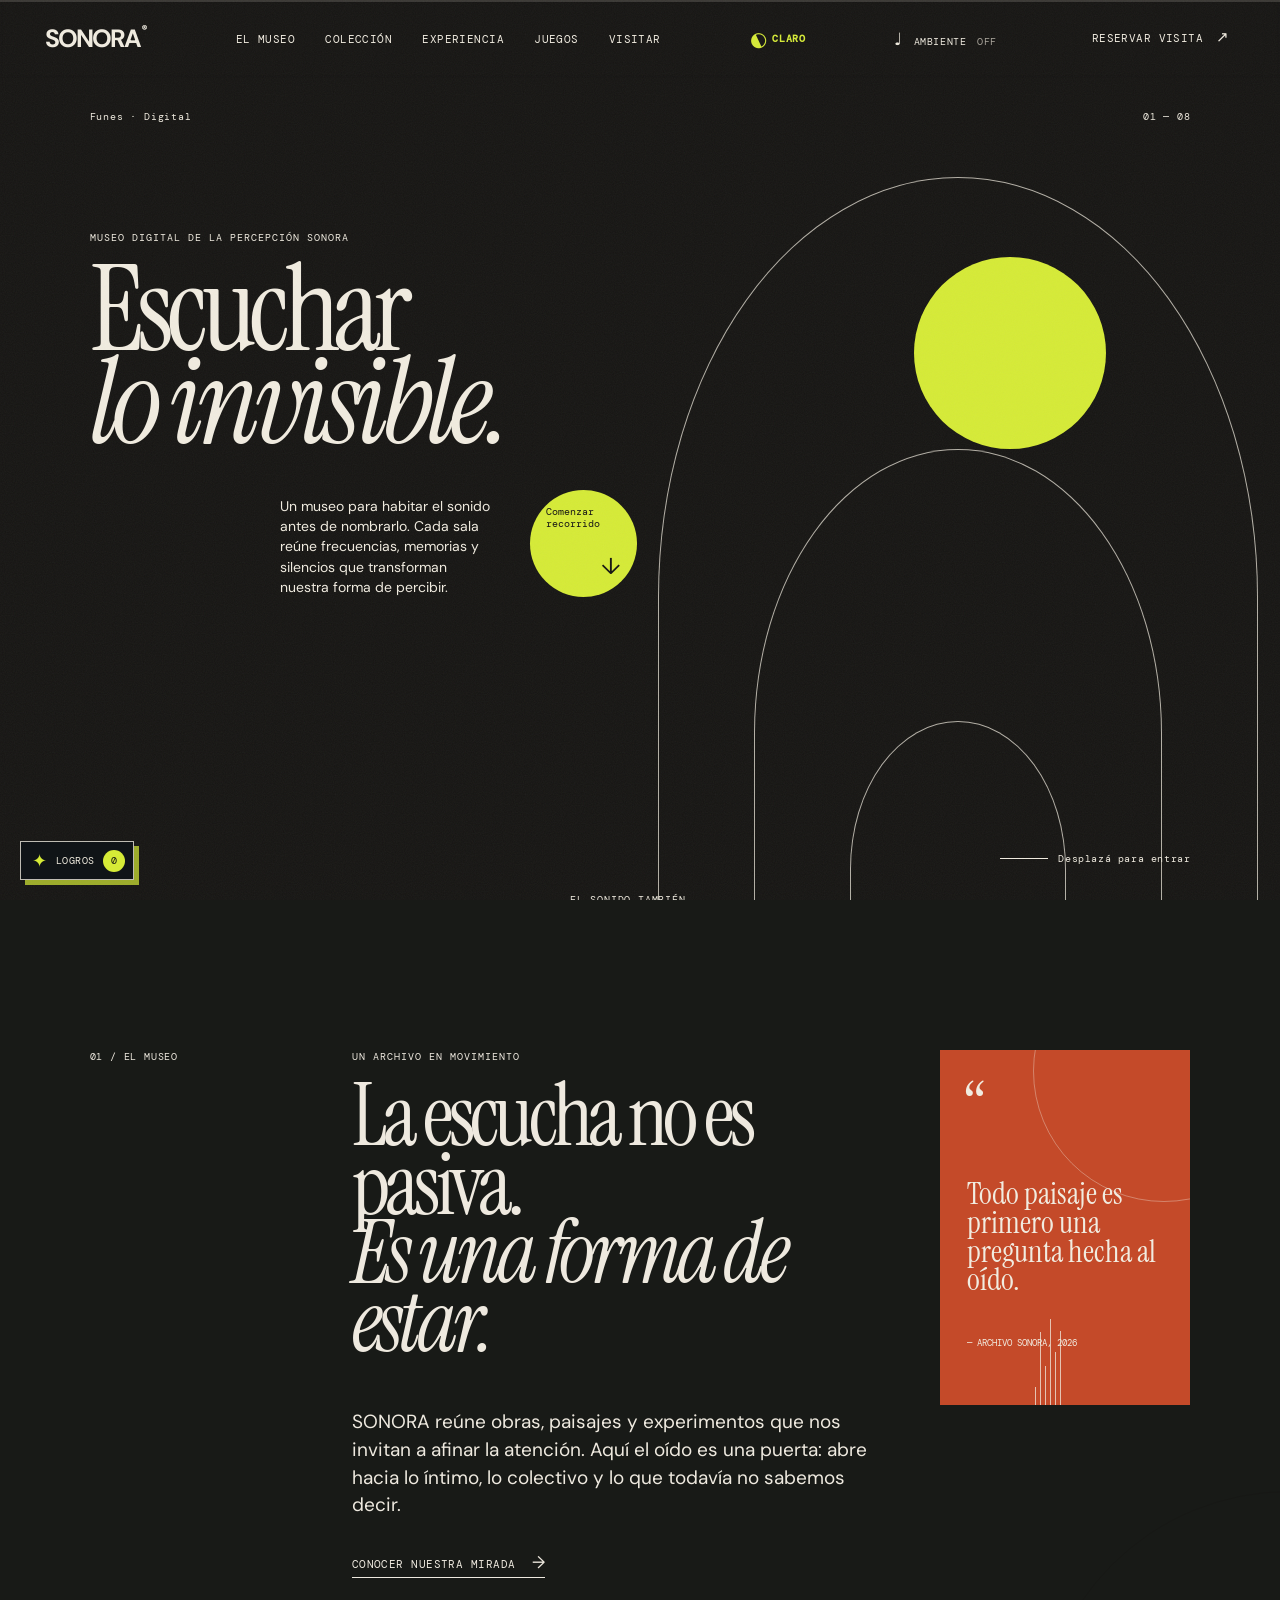
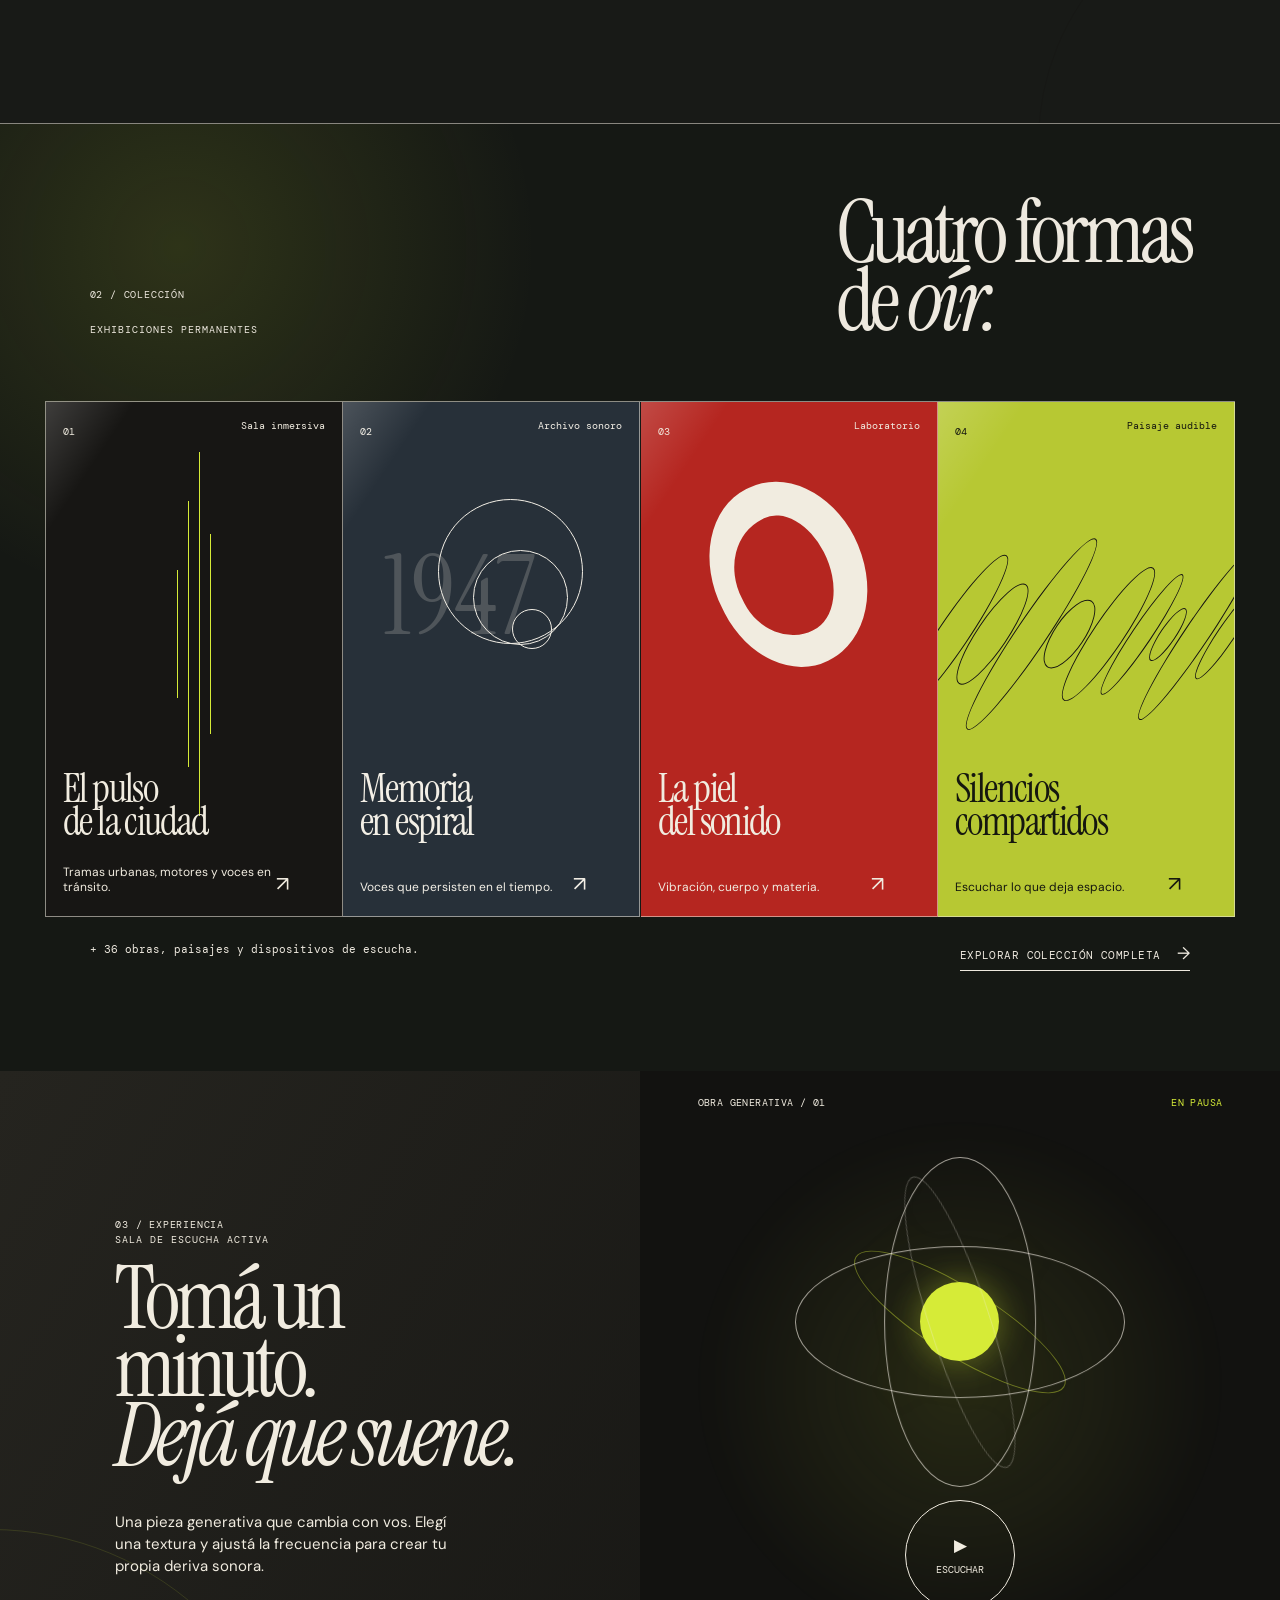
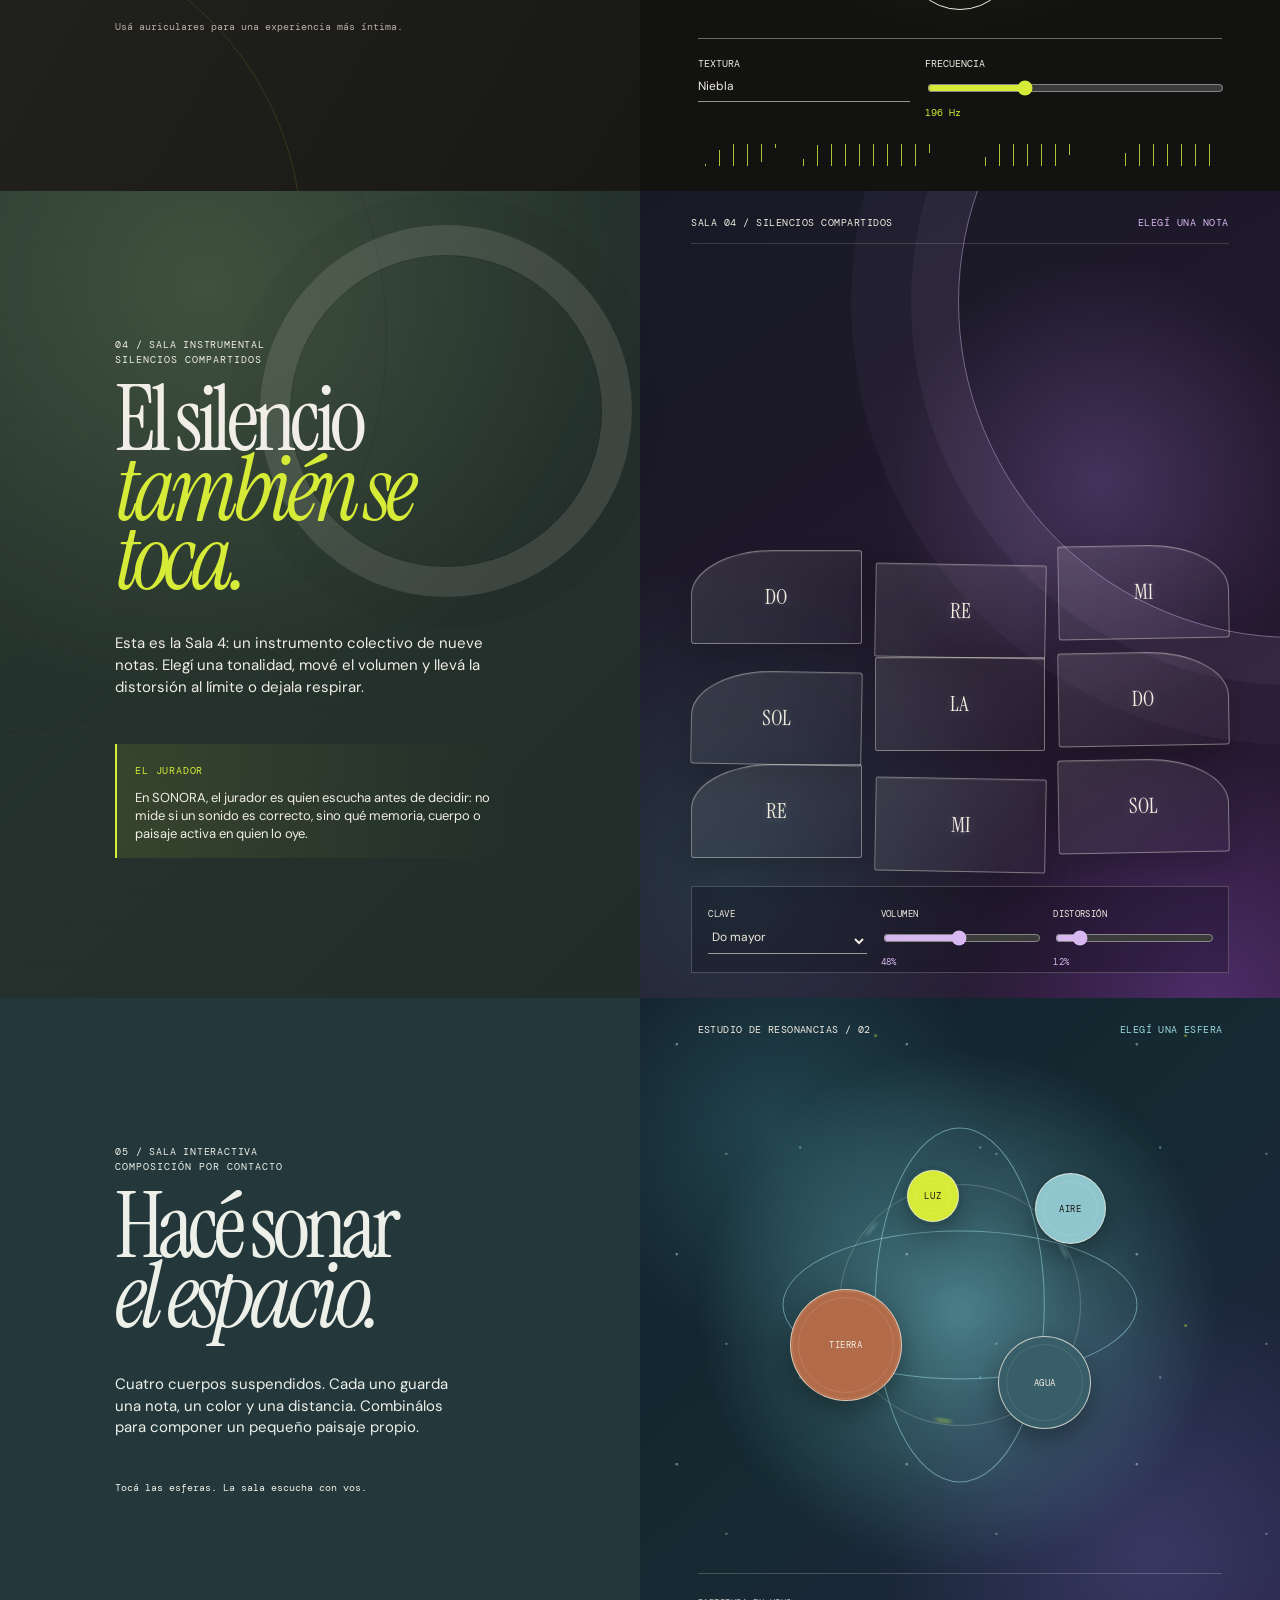
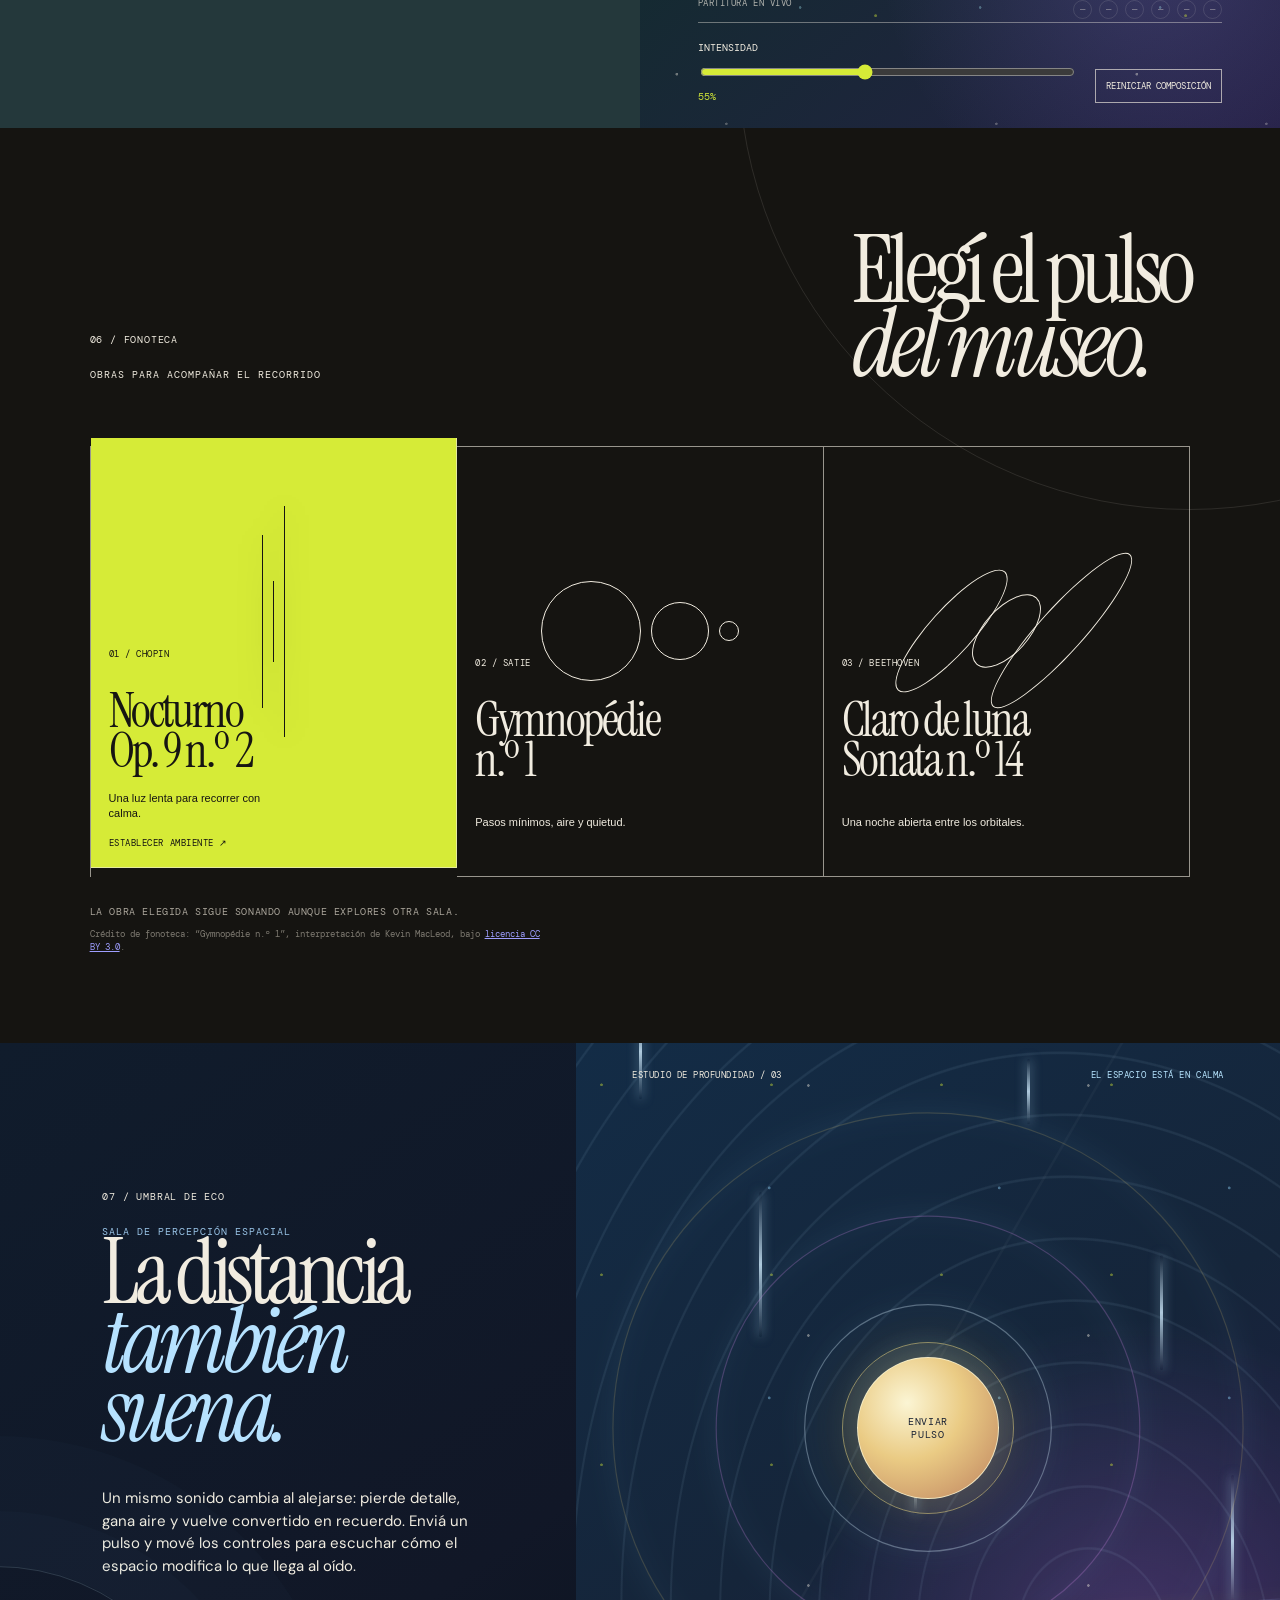
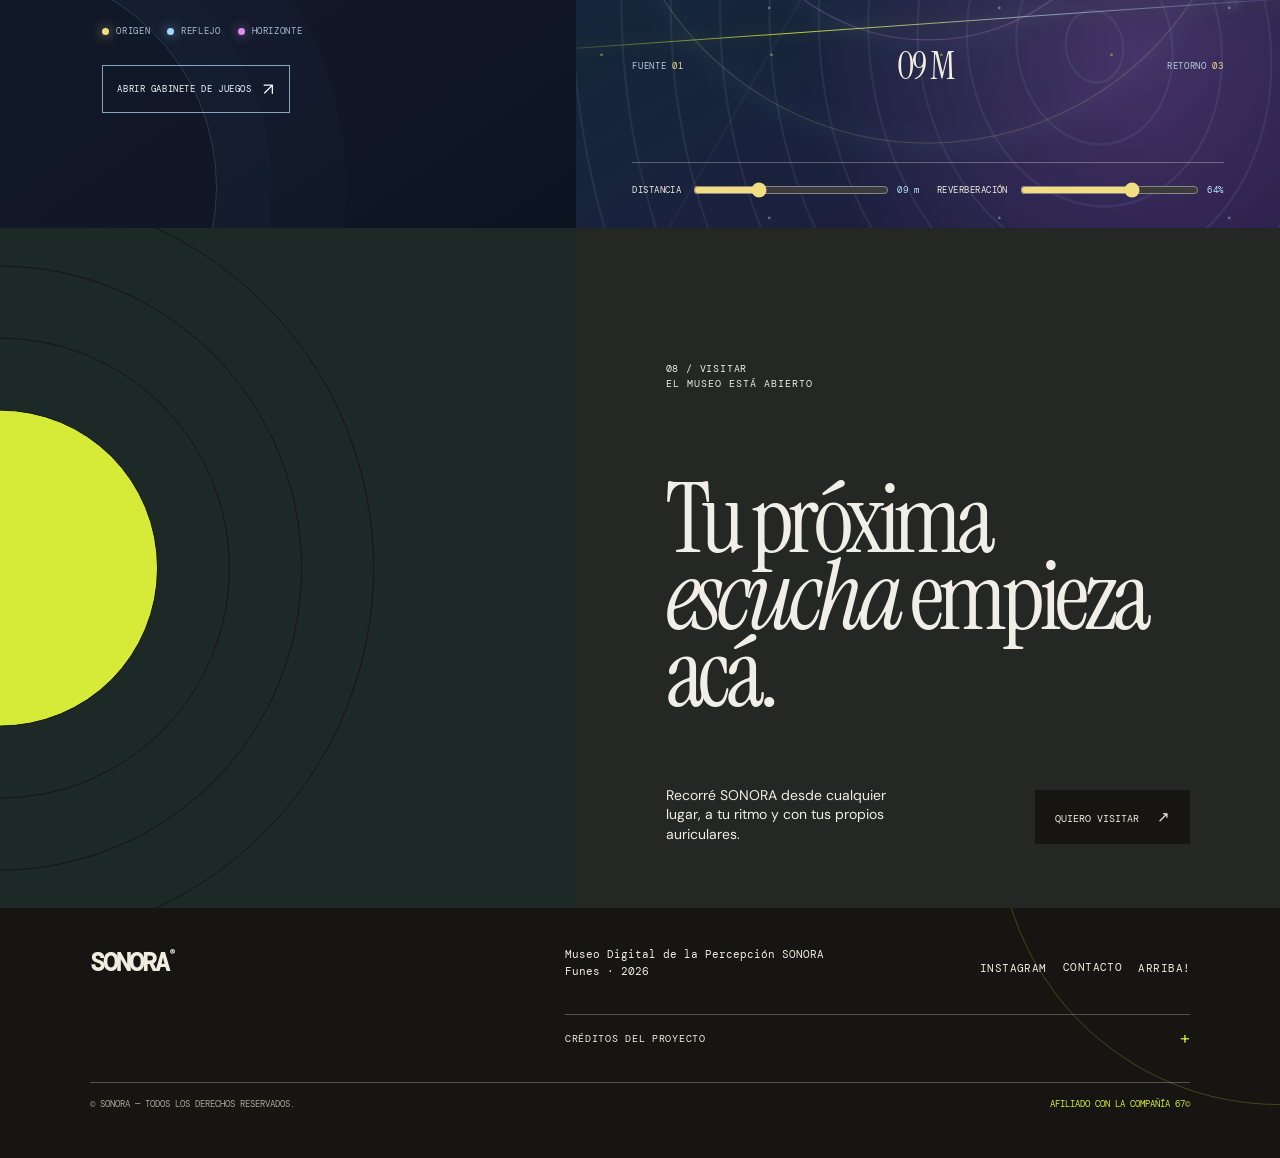
<file: index.html>
<!doctype html>
<html lang="es" data-theme="dark">
  <head>
    <meta charset="UTF-8" />
    <meta name="viewport" content="width=device-width, initial-scale=1.0" />
    <meta name="theme-color" content="#151411" />
    <meta
      name="description"
      content="Museo Digital de la Percepción Sonora — un archivo vivo para escuchar de otra manera."
    />
    <title>SONORA — Museo digital de la percepción</title>
    <link rel="stylesheet" href="styles.css" />
    <link rel="stylesheet" href="enhancements.css" />
    <link rel="stylesheet" href="experience.css" />
    <link rel="stylesheet" href="soundrooms.css" />
    <link rel="stylesheet" href="polish.css" />
    <link rel="stylesheet" href="interactions.css" />
    <link rel="stylesheet" href="refinements.css" />
  </head>
  <body>
    <div class="grain" aria-hidden="true"></div>
    <audio id="ambient-music" loop preload="metadata"><source src="https://upload.wikimedia.org/wikipedia/commons/5/50/Nocturne_Op._9_no._2_in_E_flat_major.mp3" type="audio/mpeg" /></audio>
    <header class="site-header">
      <a class="wordmark" href="assets/easter-egg.png" aria-label="SONORA, sorpresa">SONORA<span>®</span></a>
      <button class="menu-toggle" type="button" aria-expanded="false" aria-controls="navigation">
        <span></span><span></span>
        <span class="sr-only">Abrir menú</span>
      </button>
      <nav id="navigation" aria-label="Navegación principal">
        <a href="#museo">El museo</a>
        <a href="#coleccion">Colección</a>
        <a href="#experiencia">Experiencia</a>
        <a href="juegos.html">Juegos</a>
        <a href="#visita">Visitar</a>
      </nav>
      <button class="theme-toggle" type="button" data-theme-toggle aria-pressed="false" aria-label="Activar modo oscuro"><span aria-hidden="true">◐</span><b>Oscuro</b></button>
      <button class="ambient-toggle" id="ambient-toggle" type="button" aria-pressed="false"><span class="ambient-icon">♩</span> Ambiente <b>OFF</b></button>
      <button class="header-cta paywall-open" type="button" data-paywall-open>Reservar visita <span>↗</span></button>
    </header>

    <main>
      <section class="hero" id="inicio" aria-labelledby="hero-title">
        <div class="hero-topline"><span>Funes · Digital</span><span>01 — 08</span></div>
        <div class="hero-content">
          <p class="eyebrow">Museo digital de la percepción sonora</p>
          <h1 id="hero-title">Escuchar<br /><em>lo invisible.</em></h1>
          <div class="hero-intro">
            <p>Un museo para habitar el sonido antes de nombrarlo. Cada sala reúne frecuencias, memorias y silencios que transforman nuestra forma de percibir.</p>
            <a class="circle-link" href="#museo"><span>Comenzar<br />recorrido</span><b>↓</b></a>
          </div>
        </div>
        <div class="hero-art" aria-hidden="true">
          <div class="sun" data-secret-trigger></div>
          <div class="arch arch-one"></div><div class="arch arch-two"></div><div class="arch arch-three"></div>
          <p>EL SONIDO TAMBIÉN<br />TIENE FORMA</p>
        </div>
        <div class="scroll-cue"><span></span>Desplazá para entrar</div>
      </section>

      <section class="manifesto" id="museo" aria-labelledby="museo-title">
        <div class="section-index">01 / EL MUSEO</div>
        <div class="manifesto-copy">
          <p class="eyebrow">Un archivo en movimiento</p>
          <h2 id="museo-title">La escucha no es pasiva.<br /><em>Es una forma de estar.</em></h2>
          <p class="large-copy">SONORA reúne obras, paisajes y experimentos que nos invitan a afinar la atención. Aquí el oído es una puerta: abre hacia lo íntimo, lo colectivo y lo que todavía no sabemos decir.</p>
          <a class="text-link" href="mirada.html">Conocer nuestra mirada <span>→</span></a>
        </div>
        <aside class="quote-card">
          <span class="quote-mark">“</span>
          <blockquote>Todo paisaje es primero una pregunta hecha al oído.</blockquote>
          <cite>— Archivo SONORA, 2026</cite>
          <div class="quote-lines" aria-hidden="true"><i></i><i></i><i></i><i></i><i></i><i></i></div>
        </aside>
      </section>

      <section class="collection" id="coleccion" aria-labelledby="coleccion-title">
        <div class="section-heading">
          <div><span class="section-index">02 / COLECCIÓN</span><p class="eyebrow">Exhibiciones permanentes</p></div>
          <h2 id="coleccion-title">Cuatro formas<br />de <em>oír.</em></h2>
        </div>
        <div class="room-grid">
          <article class="room room-dark" data-room="01" data-sound="ciudad" tabindex="0">
            <span class="room-number">01</span><span class="room-type">Sala inmersiva</span>
            <div class="room-visual pulse-visual"><i></i><i></i><i></i><i></i></div>
            <h3>El pulso<br />de la ciudad</h3><p>Tramas urbanas, motores y voces en tránsito.</p><span class="room-arrow">↗</span>
          </article>
          <article class="room room-paper" data-room="02" data-sound="memoria" tabindex="0">
            <span class="room-number">02</span><span class="room-type">Archivo sonoro</span>
            <div class="room-visual paper-visual"><span>1947</span><i></i><i></i><i></i></div>
            <h3>Memoria<br />en espiral</h3><p>Voces que persisten en el tiempo.</p><span class="room-arrow">↗</span>
          </article>
          <article class="room room-red" data-room="03" data-sound="cuerpo" tabindex="0">
            <span class="room-number">03</span><span class="room-type">Laboratorio</span>
            <div class="room-visual ear-visual"><div></div></div>
            <h3>La piel<br />del sonido</h3><p>Vibración, cuerpo y materia.</p><span class="room-arrow">↗</span>
          </article>
          <article class="room room-line" data-room="04" data-sound="paisaje" tabindex="0">
            <span class="room-number">04</span><span class="room-type">Paisaje audible</span>
            <div class="room-visual line-visual"><i></i><i></i><i></i><i></i><i></i><i></i><i></i><i></i><i></i></div>
            <h3>Silencios<br />compartidos</h3><p>Escuchar lo que deja espacio.</p><span class="room-arrow">↗</span>
          </article>
        </div>
        <div class="collection-footer"><p>+ 36 obras, paisajes y dispositivos de escucha.</p><a class="text-link" href="coleccion.html">Explorar colección completa <span>→</span></a></div>
      </section>

      <section class="listening-lab" id="experiencia" aria-labelledby="lab-title">
        <div class="lab-copy">
          <span class="section-index">03 / EXPERIENCIA</span>
          <p class="eyebrow">Sala de escucha activa</p>
          <h2 id="lab-title">Tomá un minuto.<br /><em>Dejá que suene.</em></h2>
          <p>Una pieza generativa que cambia con vos. Elegí una textura y ajustá la frecuencia para crear tu propia deriva sonora.</p>
          <p class="small-note">Usá auriculares para una experiencia más íntima.</p>
        </div>
        <div class="sound-console">
          <div class="console-header"><span>OBRA GENERATIVA / 01</span><span id="sound-status" aria-live="polite">EN PAUSA</span></div>
          <div class="sound-orbit" aria-hidden="true"><div class="orbit orbit-a"></div><div class="orbit orbit-b"></div><div class="core"></div></div>
          <button class="play-button" id="play-button" type="button" aria-pressed="false"><span class="play-icon">▶</span><span class="play-label">Escuchar</span></button>
          <div class="sound-controls">
            <label>Textura <select id="texture"><option value="sine">Niebla</option><option value="triangle">Marea</option><option value="sawtooth">Grano</option><option value="square">Pulsar</option><option value="viento">Brisa</option><option value="lluvia">Lluvia lejana</option></select></label>
            <label>Frecuencia <input id="frequency" type="range" min="90" max="420" value="196" /><output id="frequency-output">196 Hz</output></label>
          </div>
          <div class="waveform" id="waveform" aria-hidden="true"></div>
        </div>
      </section>

      <section class="silence-studio" id="sala-cuatro" aria-labelledby="silence-title">
        <div class="silence-copy"><span class="section-index">04 / SALA INSTRUMENTAL</span><p class="eyebrow">Silencios compartidos</p><h2 id="silence-title">El silencio<br /><em>también se toca.</em></h2><p>Esta es la Sala 4: un instrumento colectivo de nueve notas. Elegí una tonalidad, mové el volumen y llevá la distorsión al límite o dejala respirar.</p><div class="jurador-note"><span>EL JURADOR</span><p>En SONORA, el jurador es quien escucha antes de decidir: no mide si un sonido es correcto, sino qué memoria, cuerpo o paisaje activa en quien lo oye.</p></div></div>
        <div class="silence-console" id="silence-console">
          <div class="silence-header"><span>SALA 04 / SILENCIOS COMPARTIDOS</span><span id="silence-status" aria-live="polite">ELEGÍ UNA NOTA</span></div>
          <div class="silence-notes" id="silence-notes">
            <button type="button" class="silence-note" data-step="0">DO</button><button type="button" class="silence-note" data-step="1">RE</button><button type="button" class="silence-note" data-step="2">MI</button><button type="button" class="silence-note" data-step="3">SOL</button><button type="button" class="silence-note" data-step="4">LA</button><button type="button" class="silence-note" data-step="5">DO↑</button><button type="button" class="silence-note" data-step="6">RE↑</button><button type="button" class="silence-note" data-step="7">MI↑</button><button type="button" class="silence-note" data-step="8">SOL↑</button>
          </div>
          <div class="silence-controls"><label>Clave <select id="silence-key"><option value="C">Do mayor</option><option value="D">Re mayor</option><option value="E">Mi mayor</option><option value="F">Fa mayor</option><option value="G">Sol mayor</option><option value="A">La mayor</option></select></label><label>Volumen <input id="silence-volume" type="range" min="0" max="100" value="48" /><output id="silence-volume-output">48%</output></label><label>Distorsión <input id="silence-distortion" type="range" min="0" max="100" value="12" /><output id="silence-distortion-output">12%</output></label></div>
        </div>
      </section>

      <section class="resonance-hall" id="resonancia" aria-labelledby="resonance-title">
        <div class="resonance-copy">
          <span class="section-index">05 / SALA INTERACTIVA</span>
          <p class="eyebrow">Composición por contacto</p>
          <h2 id="resonance-title">Hacé sonar<br /><em>el espacio.</em></h2>
          <p>Cuatro cuerpos suspendidos. Cada uno guarda una nota, un color y una distancia. Combinálos para componer un pequeño paisaje propio.</p>
          <p class="small-note">Tocá las esferas. La sala escucha con vos.</p>
        </div>
        <div class="resonance-console" id="resonance-console">
          <div class="resonance-header"><span>ESTUDIO DE RESONANCIAS / 02</span><span id="resonance-status" aria-live="polite">ELEGÍ UNA ESFERA</span></div>
          <div class="resonance-space" id="resonance-space">
            <button class="resonance-pad pad-one" type="button" data-note="c" aria-label="Activar resonancia tierra"><span>TIERRA</span></button>
            <button class="resonance-pad pad-two" type="button" data-note="e" aria-label="Activar resonancia aire"><span>AIRE</span></button>
            <button class="resonance-pad pad-three" type="button" data-note="g" aria-label="Activar resonancia agua"><span>AGUA</span></button>
            <button class="resonance-pad pad-four" type="button" data-note="b" aria-label="Activar resonancia luz"><span>LUZ</span></button>
            <span class="resonance-ring ring-one" aria-hidden="true"></span><span class="resonance-ring ring-two" aria-hidden="true"></span>
          </div>
          <div class="resonance-score" aria-live="polite"><span class="score-label">PARTITURA EN VIVO</span><div class="score-notes" id="score-notes"><i>—</i><i>—</i><i>—</i><i>—</i><i>—</i><i>—</i></div></div>
          <div class="resonance-controls"><label>Intensidad <input id="resonance-intensity" type="range" min="20" max="100" value="55" /><output id="resonance-output">55%</output></label><button id="resonance-clear" type="button">Reiniciar composición</button></div>
        </div>
      </section>

      <section class="phonotheque" id="fonoteca" aria-labelledby="phonotheque-title">
        <div class="phonotheque-heading"><div><span class="section-index">06 / FONOTECA</span><p class="eyebrow">Obras para acompañar el recorrido</p></div><h2 id="phonotheque-title">Elegí el pulso<br /><em>del museo.</em></h2></div>
        <div class="phonotheque-grid" role="list">
          <button class="track-card is-selected" type="button" data-track="nocturne" role="listitem"><span>01 / CHOPIN</span><div class="track-glyph nocturne-glyph"><i></i><i></i><i></i></div><h3>Nocturno<br />Op. 9 n.º 2</h3><p>Una luz lenta para recorrer con calma.</p><b>ESTABLECER AMBIENTE ↗</b></button>
          <button class="track-card" type="button" data-track="gymnopedie" role="listitem"><span>02 / SATIE</span><div class="track-glyph gymnopedie-glyph"><i></i><i></i><i></i></div><h3>Gymnopédie<br />n.º 1</h3><p>Pasos mínimos, aire y quietud.</p><b>ESTABLECER AMBIENTE ↗</b></button>
          <button class="track-card" type="button" data-track="moonlight" role="listitem"><span>03 / BEETHOVEN</span><div class="track-glyph moonlight-glyph"><i></i><i></i><i></i></div><h3>Claro de luna<br />Sonata n.º 14</h3><p>Una noche abierta entre los orbitales.</p><b>ESTABLECER AMBIENTE ↗</b></button>
        </div>
        <p class="phonotheque-note">La obra elegida sigue sonando aunque explores otra sala.</p>
        <p class="phonotheque-credit" style="font:9px/1.4 var(--mono);max-width:460px;color:#7f7b72;margin:10px 0 0;position:relative;z-index:1">Crédito de fonoteca: “Gymnopédie n.º 1”, interpretación de Kevin MacLeod, bajo <a href="https://creativecommons.org/licenses/by/3.0/" target="_blank" rel="noreferrer">licencia CC BY 3.0</a>.</p>
      </section>

      <section class="echo-chamber" id="umbral" aria-labelledby="echo-title">
        <div class="echo-copy">
          <span class="section-index">07 / UMBRAL DE ECO</span>
          <p class="eyebrow">Sala de percepción espacial</p>
          <h2 id="echo-title">La distancia<br /><em>también suena.</em></h2>
          <p>Un mismo sonido cambia al alejarse: pierde detalle, gana aire y vuelve convertido en recuerdo. Enviá un pulso y mové los controles para escuchar cómo el espacio modifica lo que llega al oído.</p>
          <div class="echo-legend" aria-label="Claves visuales de la sala"><span><i></i> ORIGEN</span><span><i></i> REFLEJO</span><span><i></i> HORIZONTE</span></div>
          <a class="echo-games-link" href="juegos.html"><span>ABRIR GABINETE DE JUEGOS</span><b>↗</b></a>
        </div>
        <div class="echo-stage" id="echo-chamber">
          <div class="echo-haze" aria-hidden="true"><i></i><i></i><i></i><i></i><i></i><i></i></div>
          <div class="echo-topline"><span>ESTUDIO DE PROFUNDIDAD / 03</span><span id="echo-status" aria-live="polite">EL ESPACIO ESTÁ EN CALMA</span></div>
          <div class="echo-field" aria-hidden="true"><i class="echo-orbit orbit-one"></i><i class="echo-orbit orbit-two"></i><i class="echo-orbit orbit-three"></i><i class="echo-horizon"></i><i class="echo-glint"></i></div>
          <button class="echo-pulse" id="echo-pulse" type="button" aria-pressed="false"><span>ENVIAR<br />PULSO</span><i aria-hidden="true"></i></button>
          <div class="echo-readout"><span>FUENTE <b>01</b></span><span id="echo-distance-label">09 M</span><span>RETORNO <b>03</b></span></div>
          <div class="echo-controls">
            <label>Distancia <input id="echo-distance" type="range" min="2" max="24" value="9" /><output id="echo-distance-output">09 m</output></label>
            <label>Reverberación <input id="echo-reverb" type="range" min="0" max="100" value="64" /><output id="echo-reverb-output">64%</output></label>
          </div>
        </div>
      </section>

      <section class="visit" id="visita" aria-labelledby="visita-title">
        <div class="visit-art" aria-hidden="true"><div class="ripple r1"></div><div class="ripple r2"></div><div class="ripple r3"></div><div class="ripple r4"></div></div>
        <div class="visit-content">
          <div><span class="section-index">08 / VISITAR</span><p class="eyebrow">El museo está abierto</p></div>
          <h2 id="visita-title">Tu próxima<br /><em>escucha</em> empieza acá.</h2>
          <div class="visit-bottom"><p>Recorré SONORA desde cualquier lugar, a tu ritmo y con tus propios auriculares.</p><button class="button-light paywall-open" type="button" data-paywall-open>Quiero visitar <span>↗</span></button></div>
        </div>
      </section>
    </main>

    <dialog class="visit-paywall" id="visit-paywall" aria-labelledby="paywall-title">
      <button class="paywall-close" type="button" data-paywall-close aria-label="Cerrar">×</button>
      <p class="eyebrow">Acceso digital al museo</p><h2 id="paywall-title">Disfrutá de la belleza<br />del sonido <em>desde cualquier lugar.</em></h2>
      <p>Una entrada abre el recorrido completo, la fonoteca y las salas de escucha activas. Elegí tu propio ritmo, desde donde estés.</p>
      <div class="paywall-price"><span>ACCESO INDIVIDUAL</span><strong>US$ 2.99</strong></div>
      <a class="paywall-buy" href="visitar.html">Continuar con el acceso <span>↗</span></a>
      <small>No se procesa ningún pago en este sitio de demostración.</small>
    </dialog>

    <footer>
      <a class="wordmark" href="#inicio">SONORA<span>®</span></a>
      <p>Museo Digital de la Percepción SONORA<br />Funes · 2026</p>
      <div class="footer-links"><a href="https://instagram.com/fran.dubua/" target="_blank" rel="noreferrer">Instagram</a><button class="contact-copy" type="button" data-contact-email="riojinzxc@gmail.com">Contacto</button><a href="#inicio">Arriba!</a></div>
      <details class="credits"><summary>Créditos del proyecto <span>+</span></summary><dl><div><dt>Director del Proyecto</dt><dd>Dubois Francisco</dd></div><div><dt>Programador Principal</dt><dd>Dubois Francisco</dd></div><div><dt>Desarrollador web</dt><dd>Da Campo Santiago</dd></div><div><dt>Diseñador UX/UI</dt><dd>Da Campo Santiago</dd></div><div><dt>Diseñador gráfico</dt><dd>Da Campo Santiago, Gemini, ChatGPT</dd></div><div><dt>Director creativo</dt><dd>Da Campo Santiago</dd></div><div><dt>Investigación y contenido</dt><dd>Dubois Francisco, ChatGPT</dd></div><div><dt>Edición de audio</dt><dd>Dubois Francisco</dd></div><div><dt>Testing</dt><dd>Da Campo Santiago, Mosto Joaquín</dd></div><div><dt>Agradecimientos</dt><dd>Soledad Lanzini, 4to "B"</dd></div></dl></details>
      <small><span>© SONORA — Todos los derechos reservados.</span><span class="affiliate">Afiliado con la Compañía 67©</span></small>
    </footer>
    <dialog class="secret-room" id="secret-room" aria-labelledby="secret-room-title">
      <button class="secret-close" type="button" data-secret-close aria-label="Cerrar sala secreta">×</button>
      <p class="eyebrow">SALA FUERA DE CATÁLOGO</p>
      <h2 id="secret-room-title">Lo que el oído<br /><em>guarda para sí.</em></h2>
      <p>Una habitación para las frecuencias que aparecen cuando nadie está tratando de encontrarlas.</p>
      <div class="secret-orbit" aria-hidden="true"><i></i><i></i><i></i><b></b></div>
    </dialog>
    <dialog class="room-detail" id="room-detail" aria-labelledby="room-detail-title">
      <button class="room-detail-close" type="button" data-room-detail-close aria-label="Cerrar detalle de sala">×</button>
      <p class="eyebrow" data-room-detail-kind></p>
      <h2 id="room-detail-title" data-room-detail-title></h2>
      <p data-room-detail-description></p>
      <div class="room-detail-actions"><button type="button" data-room-detail-sound>Escuchar fragmento <span>↗</span></button><a data-room-detail-link href="coleccion.html">Ver obras relacionadas <span>→</span></a></div>
    </dialog>
    <script src="museum-sounds.js"></script>
    <script src="ambient.js"></script>
    <script src="script.js"></script>
    <script src="museum-ui.js"></script>
    <script src="achievements.js"></script>
  </body>
</html>
</file>
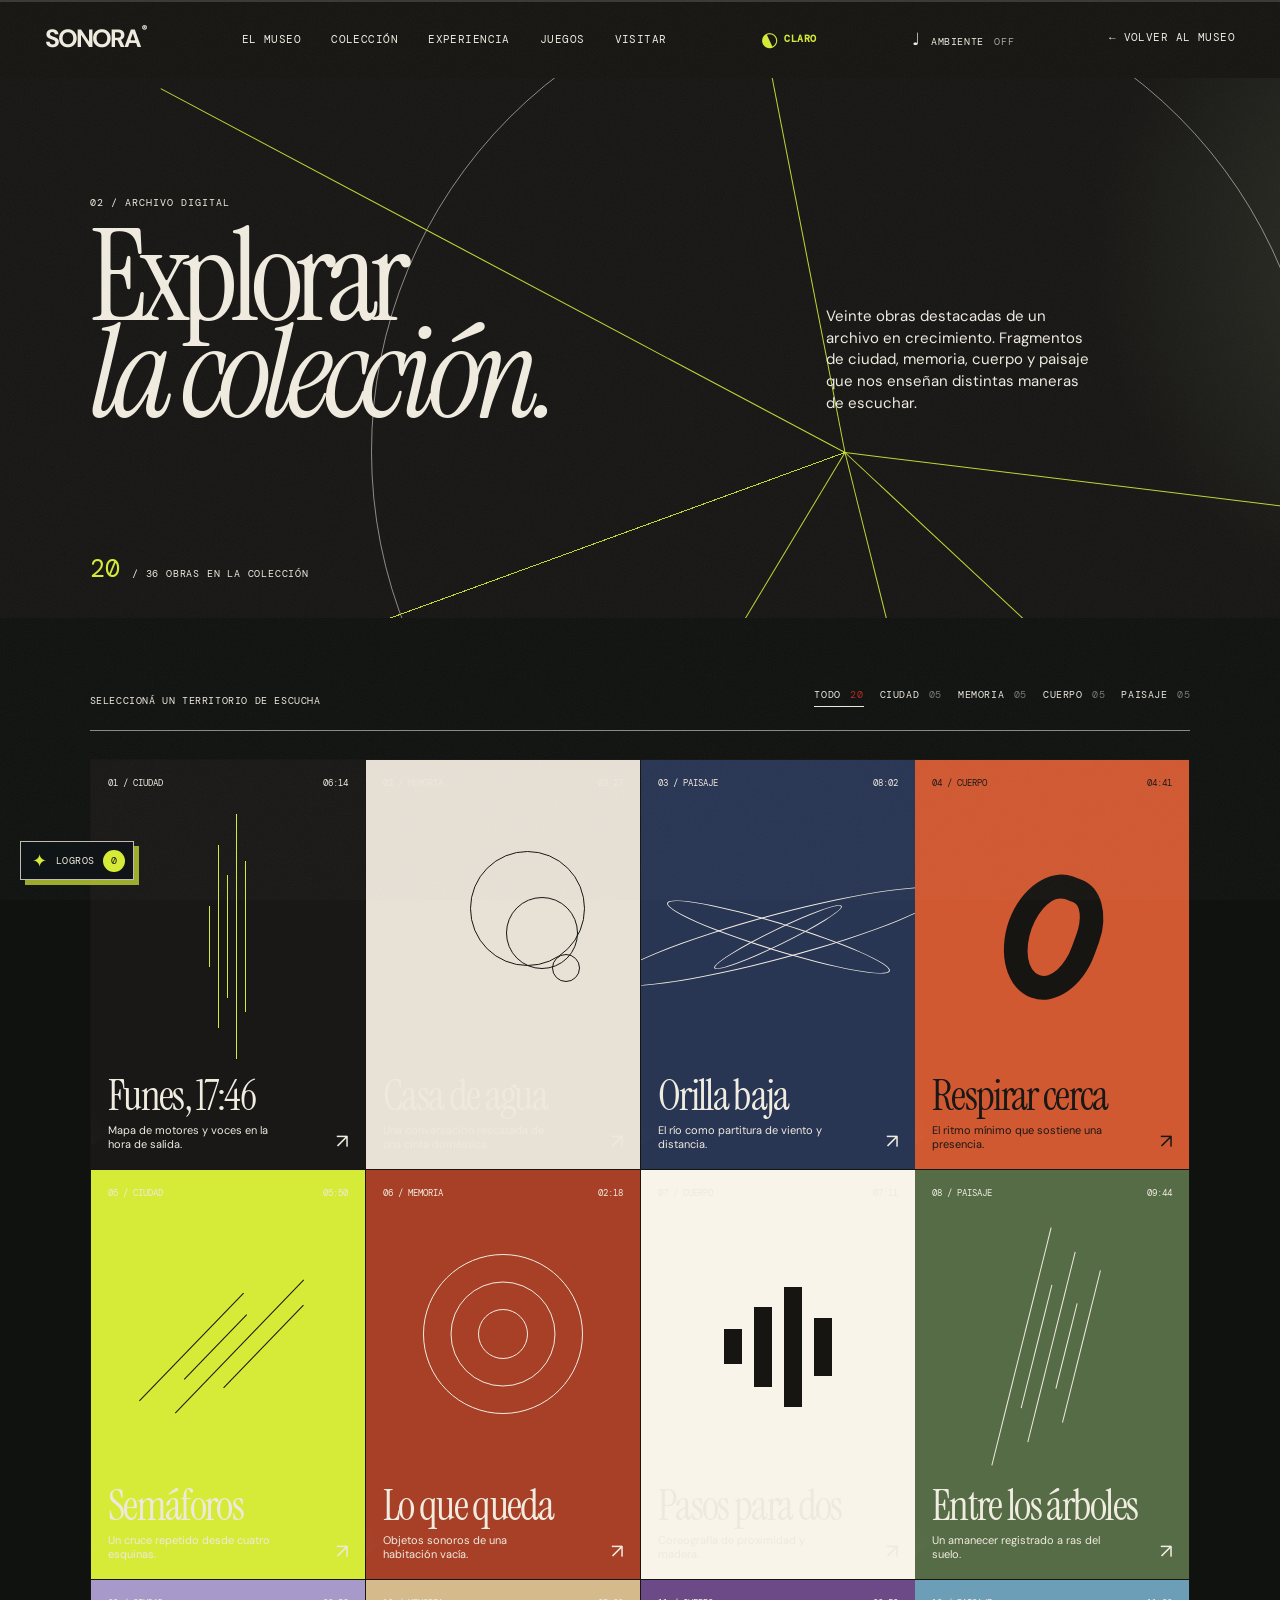
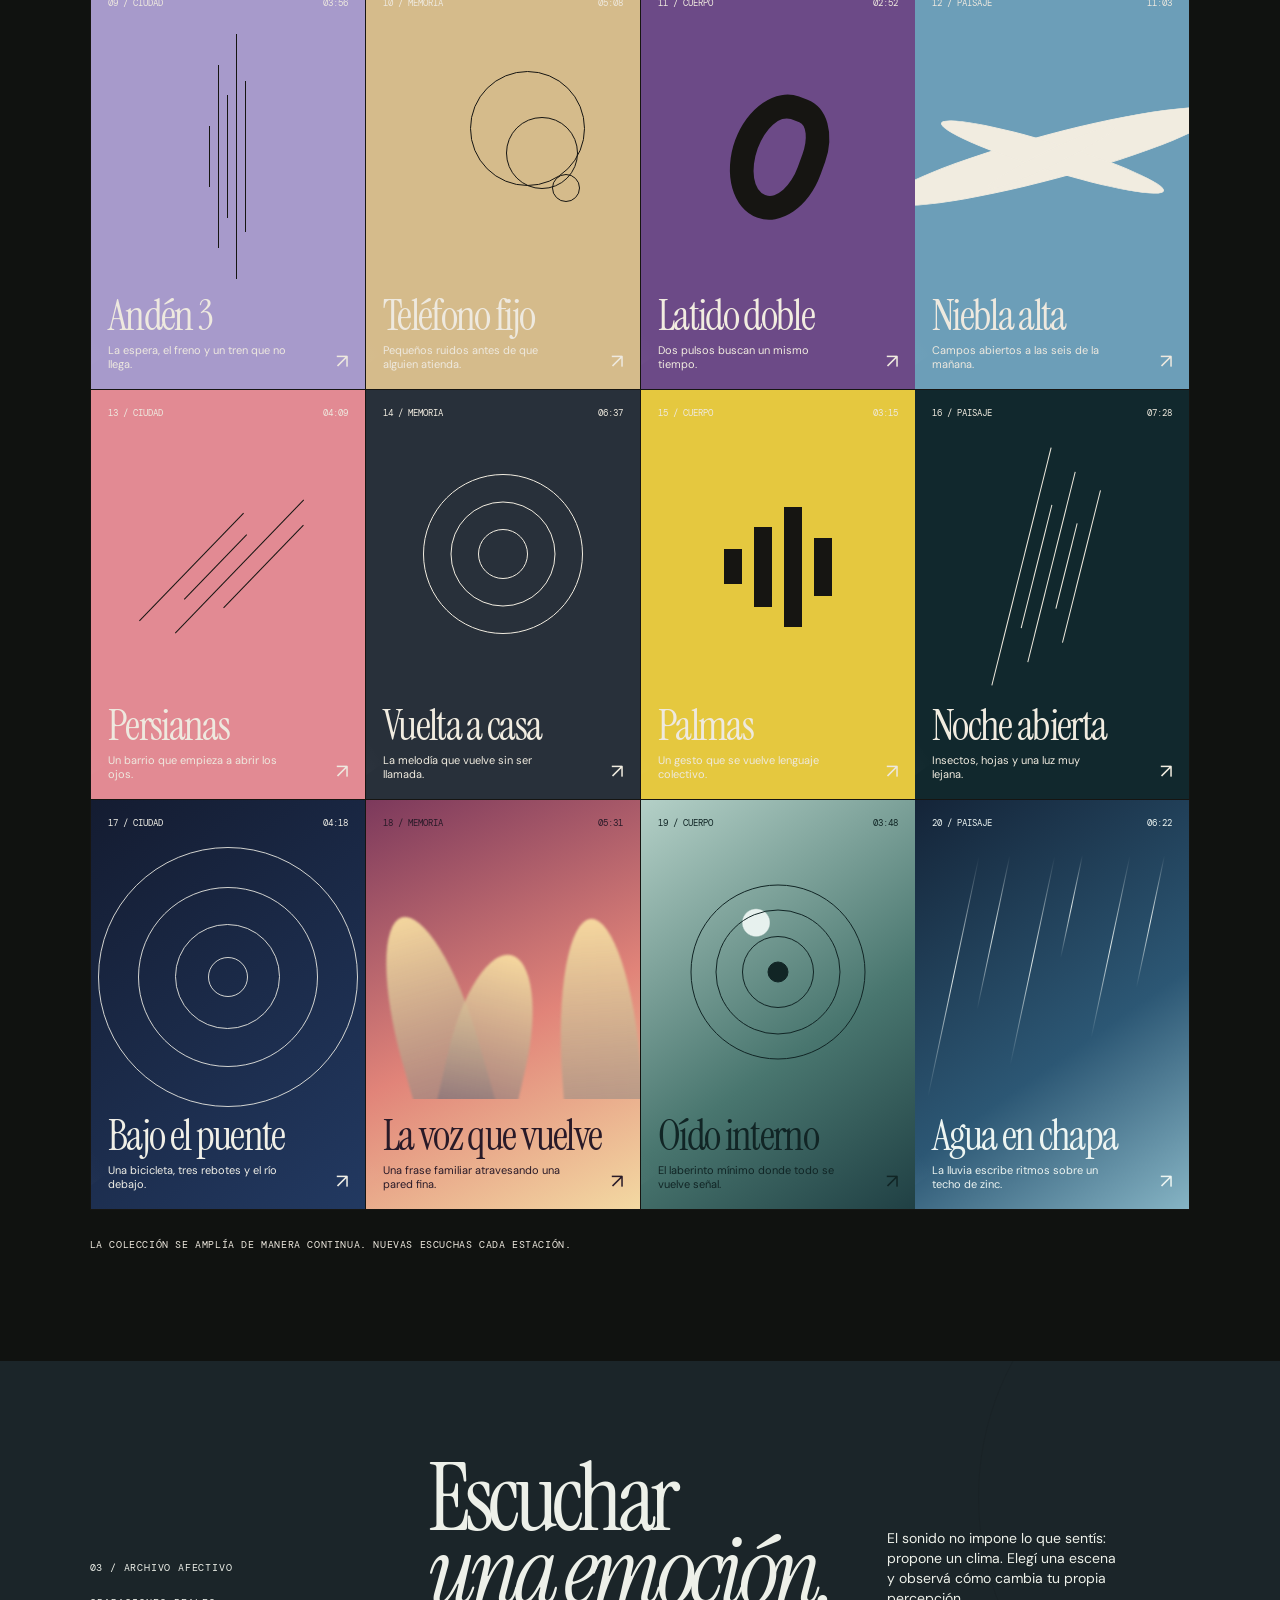
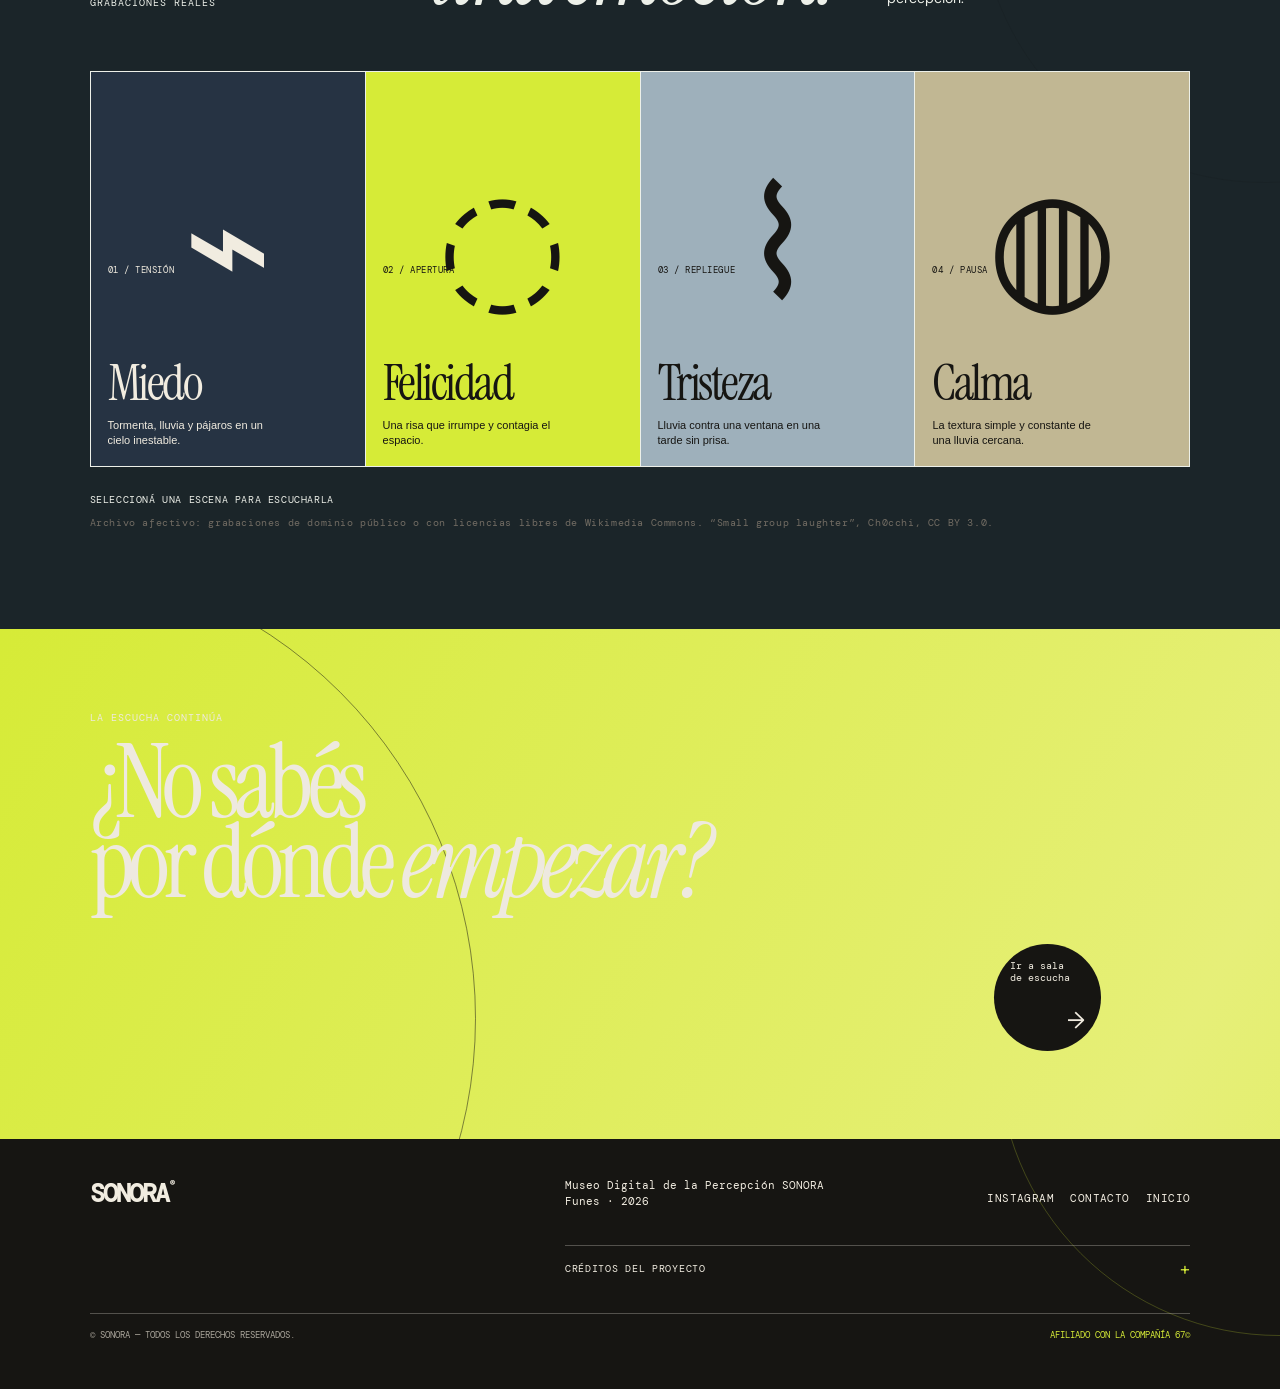
<file: coleccion.html>
<!doctype html>
<html lang="es" data-theme="dark">
  <head>
    <meta charset="UTF-8" />
    <meta name="viewport" content="width=device-width, initial-scale=1.0" />
    <meta name="theme-color" content="#171614" />
    <meta name="description" content="Colección completa del Museo Digital de la Percepción Sonora." />
    <title>Archivo — SONORA</title>
    <link rel="stylesheet" href="styles.css" />
    <link rel="stylesheet" href="enhancements.css" />
    <link rel="stylesheet" href="experience.css" />
    <link rel="stylesheet" href="soundrooms.css" />
    <link rel="stylesheet" href="polish.css" />
    <link rel="stylesheet" href="interactions.css" />
    <link rel="stylesheet" href="refinements.css" />
  </head>
  <body class="collection-page">
    <div class="grain" aria-hidden="true"></div>
    <audio id="ambient-music" loop preload="metadata"><source src="https://upload.wikimedia.org/wikipedia/commons/5/50/Nocturne_Op._9_no._2_in_E_flat_major.mp3" type="audio/mpeg" /></audio>
    <header class="site-header collection-header">
      <a class="wordmark" href="assets/easter-egg.png" aria-label="SONORA, sorpresa">SONORA<span>®</span></a>
      <button class="menu-toggle" type="button" aria-expanded="false" aria-controls="navigation"><span></span><span></span><span class="sr-only">Abrir menú</span></button>
      <nav id="navigation" aria-label="Navegación principal">
        <a href="index.html#museo">El museo</a><a href="coleccion.html" aria-current="page">Colección</a><a href="index.html#experiencia">Experiencia</a><a href="juegos.html">Juegos</a><a href="visitar.html">Visitar</a>
      </nav>
      <button class="theme-toggle" type="button" data-theme-toggle aria-pressed="false" aria-label="Activar modo oscuro"><span aria-hidden="true">◐</span><b>Oscuro</b></button>
      <button class="ambient-toggle" id="ambient-toggle" type="button" aria-pressed="false"><span class="ambient-icon">♩</span> Ambiente <b>OFF</b></button>
      <a class="header-cta" href="index.html">← Volver al museo</a>
    </header>
    <main>
      <section class="archive-hero" aria-labelledby="archive-title">
        <p class="eyebrow">02 / Archivo digital</p>
        <div class="archive-title-row"><h1 id="archive-title">Explorar<br /><em>la colección.</em></h1><p>Veinte obras destacadas de un archivo en crecimiento. Fragmentos de ciudad, memoria, cuerpo y paisaje que nos enseñan distintas maneras de escuchar.</p></div>
        <div class="archive-counter"><span id="work-count">20</span> / 36 obras en la colección</div>
        <div class="archive-line" aria-hidden="true"><i></i><i></i><i></i><i></i><i></i><i></i><i></i></div>
      </section>
      <section class="archive-content" aria-label="Obras de la colección">
        <div class="archive-toolbar"><p>Seleccioná un territorio de escucha</p><div class="filters" role="group" aria-label="Filtrar colección">
          <button class="filter active" type="button" data-filter="all">Todo <span>20</span></button><button class="filter" type="button" data-filter="ciudad">Ciudad <span>05</span></button><button class="filter" type="button" data-filter="memoria">Memoria <span>05</span></button><button class="filter" type="button" data-filter="cuerpo">Cuerpo <span>05</span></button><button class="filter" type="button" data-filter="paisaje">Paisaje <span>05</span></button>
        </div></div>
        <div class="archive-grid">
          <article class="archive-work work-charcoal" data-category="ciudad" tabindex="0"><div class="work-meta"><span>01 / CIUDAD</span><span>06:14</span></div><div class="art-bars" aria-hidden="true"><i></i><i></i><i></i><i></i><i></i></div><div><h2>Funes, 17:46</h2><p>Mapa de motores y voces en la hora de salida.</p></div><span class="work-open">↗</span></article>
          <article class="archive-work work-bone" data-category="memoria" tabindex="0"><div class="work-meta"><span>02 / MEMORIA</span><span>03:27</span></div><div class="art-circles" aria-hidden="true"><i></i><i></i><i></i></div><div><h2>Casa de agua</h2><p>Una conversación rescatada de una cinta doméstica.</p></div><span class="work-open">↗</span></article>
          <article class="archive-work work-blue" data-category="paisaje" tabindex="0"><div class="work-meta"><span>03 / PAISAJE</span><span>08:02</span></div><div class="art-tide" aria-hidden="true"><i></i><i></i><i></i></div><div><h2>Orilla baja</h2><p>El río como partitura de viento y distancia.</p></div><span class="work-open">↗</span></article>
          <article class="archive-work work-orange" data-category="cuerpo" tabindex="0"><div class="work-meta"><span>04 / CUERPO</span><span>04:41</span></div><div class="art-body" aria-hidden="true"><i></i></div><div><h2>Respirar cerca</h2><p>El ritmo mínimo que sostiene una presencia.</p></div><span class="work-open">↗</span></article>
          <article class="archive-work work-acid" data-category="ciudad" tabindex="0"><div class="work-meta"><span>05 / CIUDAD</span><span>05:50</span></div><div class="art-gridline" aria-hidden="true"><i></i><i></i><i></i><i></i></div><div><h2>Semáforos</h2><p>Un cruce repetido desde cuatro esquinas.</p></div><span class="work-open">↗</span></article>
          <article class="archive-work work-rust" data-category="memoria" tabindex="0"><div class="work-meta"><span>06 / MEMORIA</span><span>02:18</span></div><div class="art-spiral" aria-hidden="true"><i></i><i></i><i></i></div><div><h2>Lo que queda</h2><p>Objetos sonoros de una habitación vacía.</p></div><span class="work-open">↗</span></article>
          <article class="archive-work work-cream" data-category="cuerpo" tabindex="0"><div class="work-meta"><span>07 / CUERPO</span><span>07:11</span></div><div class="art-steps" aria-hidden="true"><i></i><i></i><i></i><i></i></div><div><h2>Pasos para dos</h2><p>Coreografía de proximidad y madera.</p></div><span class="work-open">↗</span></article>
          <article class="archive-work work-green" data-category="paisaje" tabindex="0"><div class="work-meta"><span>08 / PAISAJE</span><span>09:44</span></div><div class="art-forest" aria-hidden="true"><i></i><i></i><i></i><i></i><i></i></div><div><h2>Entre los árboles</h2><p>Un amanecer registrado a ras del suelo.</p></div><span class="work-open">↗</span></article>
          <article class="archive-work work-lilac" data-category="ciudad" tabindex="0"><div class="work-meta"><span>09 / CIUDAD</span><span>03:56</span></div><div class="art-bars" aria-hidden="true"><i></i><i></i><i></i><i></i><i></i></div><div><h2>Andén 3</h2><p>La espera, el freno y un tren que no llega.</p></div><span class="work-open">↗</span></article>
          <article class="archive-work work-sand" data-category="memoria" tabindex="0"><div class="work-meta"><span>10 / MEMORIA</span><span>05:08</span></div><div class="art-circles" aria-hidden="true"><i></i><i></i><i></i></div><div><h2>Teléfono fijo</h2><p>Pequeños ruidos antes de que alguien atienda.</p></div><span class="work-open">↗</span></article>
          <article class="archive-work work-violet" data-category="cuerpo" tabindex="0"><div class="work-meta"><span>11 / CUERPO</span><span>02:52</span></div><div class="art-body" aria-hidden="true"><i></i></div><div><h2>Latido doble</h2><p>Dos pulsos buscan un mismo tiempo.</p></div><span class="work-open">↗</span></article>
          <article class="archive-work work-sky" data-category="paisaje" tabindex="0"><div class="work-meta"><span>12 / PAISAJE</span><span>11:03</span></div><div class="art-tide" aria-hidden="true"><i></i><i></i><i></i></div><div><h2>Niebla alta</h2><p>Campos abiertos a las seis de la mañana.</p></div><span class="work-open">↗</span></article>
          <article class="archive-work work-pink" data-category="ciudad" tabindex="0"><div class="work-meta"><span>13 / CIUDAD</span><span>04:09</span></div><div class="art-gridline" aria-hidden="true"><i></i><i></i><i></i><i></i></div><div><h2>Persianas</h2><p>Un barrio que empieza a abrir los ojos.</p></div><span class="work-open">↗</span></article>
          <article class="archive-work work-ink" data-category="memoria" tabindex="0"><div class="work-meta"><span>14 / MEMORIA</span><span>06:37</span></div><div class="art-spiral" aria-hidden="true"><i></i><i></i><i></i></div><div><h2>Vuelta a casa</h2><p>La melodía que vuelve sin ser llamada.</p></div><span class="work-open">↗</span></article>
          <article class="archive-work work-yellow" data-category="cuerpo" tabindex="0"><div class="work-meta"><span>15 / CUERPO</span><span>03:15</span></div><div class="art-steps" aria-hidden="true"><i></i><i></i><i></i><i></i></div><div><h2>Palmas</h2><p>Un gesto que se vuelve lenguaje colectivo.</p></div><span class="work-open">↗</span></article>
          <article class="archive-work work-night" data-category="paisaje" tabindex="0"><div class="work-meta"><span>16 / PAISAJE</span><span>07:28</span></div><div class="art-forest" aria-hidden="true"><i></i><i></i><i></i><i></i><i></i></div><div><h2>Noche abierta</h2><p>Insectos, hojas y una luz muy lejana.</p></div><span class="work-open">↗</span></article>
          <article class="archive-work work-echo" data-category="ciudad" tabindex="0"><div class="work-meta"><span>17 / CIUDAD</span><span>04:18</span></div><div class="art-echo" aria-hidden="true"><i></i><i></i><i></i><i></i></div><div><h2>Bajo el puente</h2><p>Una bicicleta, tres rebotes y el río debajo.</p></div><span class="work-open">↗</span></article>
          <article class="archive-work work-aurora" data-category="memoria" tabindex="0"><div class="work-meta"><span>18 / MEMORIA</span><span>05:31</span></div><div class="art-aurora" aria-hidden="true"><i></i><i></i><i></i></div><div><h2>La voz que vuelve</h2><p>Una frase familiar atravesando una pared fina.</p></div><span class="work-open">↗</span></article>
          <article class="archive-work work-cochlea" data-category="cuerpo" tabindex="0"><div class="work-meta"><span>19 / CUERPO</span><span>03:48</span></div><div class="art-cochlea" aria-hidden="true"><i></i><i></i><i></i><i></i></div><div><h2>Oído interno</h2><p>El laberinto mínimo donde todo se vuelve señal.</p></div><span class="work-open">↗</span></article>
          <article class="archive-work work-rain" data-category="paisaje" tabindex="0"><div class="work-meta"><span>20 / PAISAJE</span><span>06:22</span></div><div class="art-rain" aria-hidden="true"><i></i><i></i><i></i><i></i><i></i><i></i></div><div><h2>Agua en chapa</h2><p>La lluvia escribe ritmos sobre un techo de zinc.</p></div><span class="work-open">↗</span></article>
        </div>
        <p class="archive-note">La colección se amplía de manera continua. Nuevas escuchas cada estación.</p>
      </section>
      <section class="emotion-archive" aria-labelledby="emotion-title">
        <div class="emotion-heading"><div><span class="section-index">03 / ARCHIVO AFECTIVO</span><p class="eyebrow">Grabaciones reales</p></div><h2 id="emotion-title">Escuchar<br /><em>una emoción.</em></h2><p>El sonido no impone lo que sentís: propone un clima. Elegí una escena y observá cómo cambia tu propia percepción.</p></div>
        <audio id="emotion-player" preload="none"></audio>
        <div class="emotion-grid">
          <button class="emotion-card emotion-fear" type="button" data-emotion="miedo"><span>01 / TENSIÓN</span><div class="emotion-mark">⌁</div><h3>Miedo</h3><p>Tormenta, lluvia y pájaros en un cielo inestable.</p><b>ESCUCHAR ↗</b></button>
          <button class="emotion-card emotion-joy" type="button" data-emotion="felicidad"><span>02 / APERTURA</span><div class="emotion-mark">◌</div><h3>Felicidad</h3><p>Una risa que irrumpe y contagia el espacio.</p><b>ESCUCHAR ↗</b></button>
          <button class="emotion-card emotion-sad" type="button" data-emotion="tristeza"><span>03 / REPLIEGUE</span><div class="emotion-mark">⌇</div><h3>Tristeza</h3><p>Lluvia contra una ventana en una tarde sin prisa.</p><b>ESCUCHAR ↗</b></button>
          <button class="emotion-card emotion-calm" type="button" data-emotion="calma"><span>04 / PAUSA</span><div class="emotion-mark">◍</div><h3>Calma</h3><p>La textura simple y constante de una lluvia cercana.</p><b>ESCUCHAR ↗</b></button>
        </div>
        <p class="emotion-status" id="emotion-status" aria-live="polite">SELECCIONÁ UNA ESCENA PARA ESCUCHARLA</p>
        <p class="emotion-credit">Archivo afectivo: grabaciones de dominio público o con licencias libres de Wikimedia Commons. “Small group laughter”, Ch0cchi, CC BY 3.0.</p>
      </section>
      <section class="archive-cta"><p class="eyebrow">La escucha continúa</p><h2>¿No sabés<br />por dónde <em>empezar?</em></h2><a class="circle-link" href="index.html#experiencia"><span>Ir a sala<br />de escucha</span><b>→</b></a></section>
    </main>
    <footer><a class="wordmark" href="index.html">SONORA<span>®</span></a><p>Museo Digital de la Percepción SONORA<br />Funes · 2026</p><div class="footer-links"><a href="https://instagram.com/fran.dubua/" target="_blank" rel="noreferrer">Instagram</a><button class="contact-copy" type="button" data-contact-email="riojinzxc@gmail.com">Contacto</button><a href="index.html">Inicio</a></div><details class="credits"><summary>Créditos del proyecto <span>+</span></summary><dl><div><dt>Director del Proyecto</dt><dd>Dubois Francisco</dd></div><div><dt>Programador Principal</dt><dd>Dubois Francisco</dd></div><div><dt>Desarrollador web</dt><dd>Da Campo Santiago</dd></div><div><dt>Diseñador UX/UI</dt><dd>Da Campo Santiago</dd></div><div><dt>Diseñador gráfico</dt><dd>Da Campo Santiago, Gemini, ChatGPT</dd></div><div><dt>Director creativo</dt><dd>Da Campo Santiago</dd></div><div><dt>Investigación y contenido</dt><dd>Dubois Francisco, ChatGPT</dd></div><div><dt>Edición de audio</dt><dd>Dubois Francisco</dd></div><div><dt>Testing</dt><dd>Da Campo Santiago, Mosto Joaquín</dd></div><div><dt>Agradecimientos</dt><dd>Soledad Lanzini, 4to "B"</dd></div></dl></details><small><span>© SONORA — Todos los derechos reservados.</span><span class="affiliate">Afiliado con la Compañía 67©</span></small></footer>
    <script src="museum-sounds.js"></script>
    <script src="ambient.js"></script>
    <script src="emotion-sounds.js"></script>
    <script src="coleccion.js"></script>
    <script src="museum-ui.js"></script>
    <script src="achievements.js"></script>
  </body>
</html>
</file>
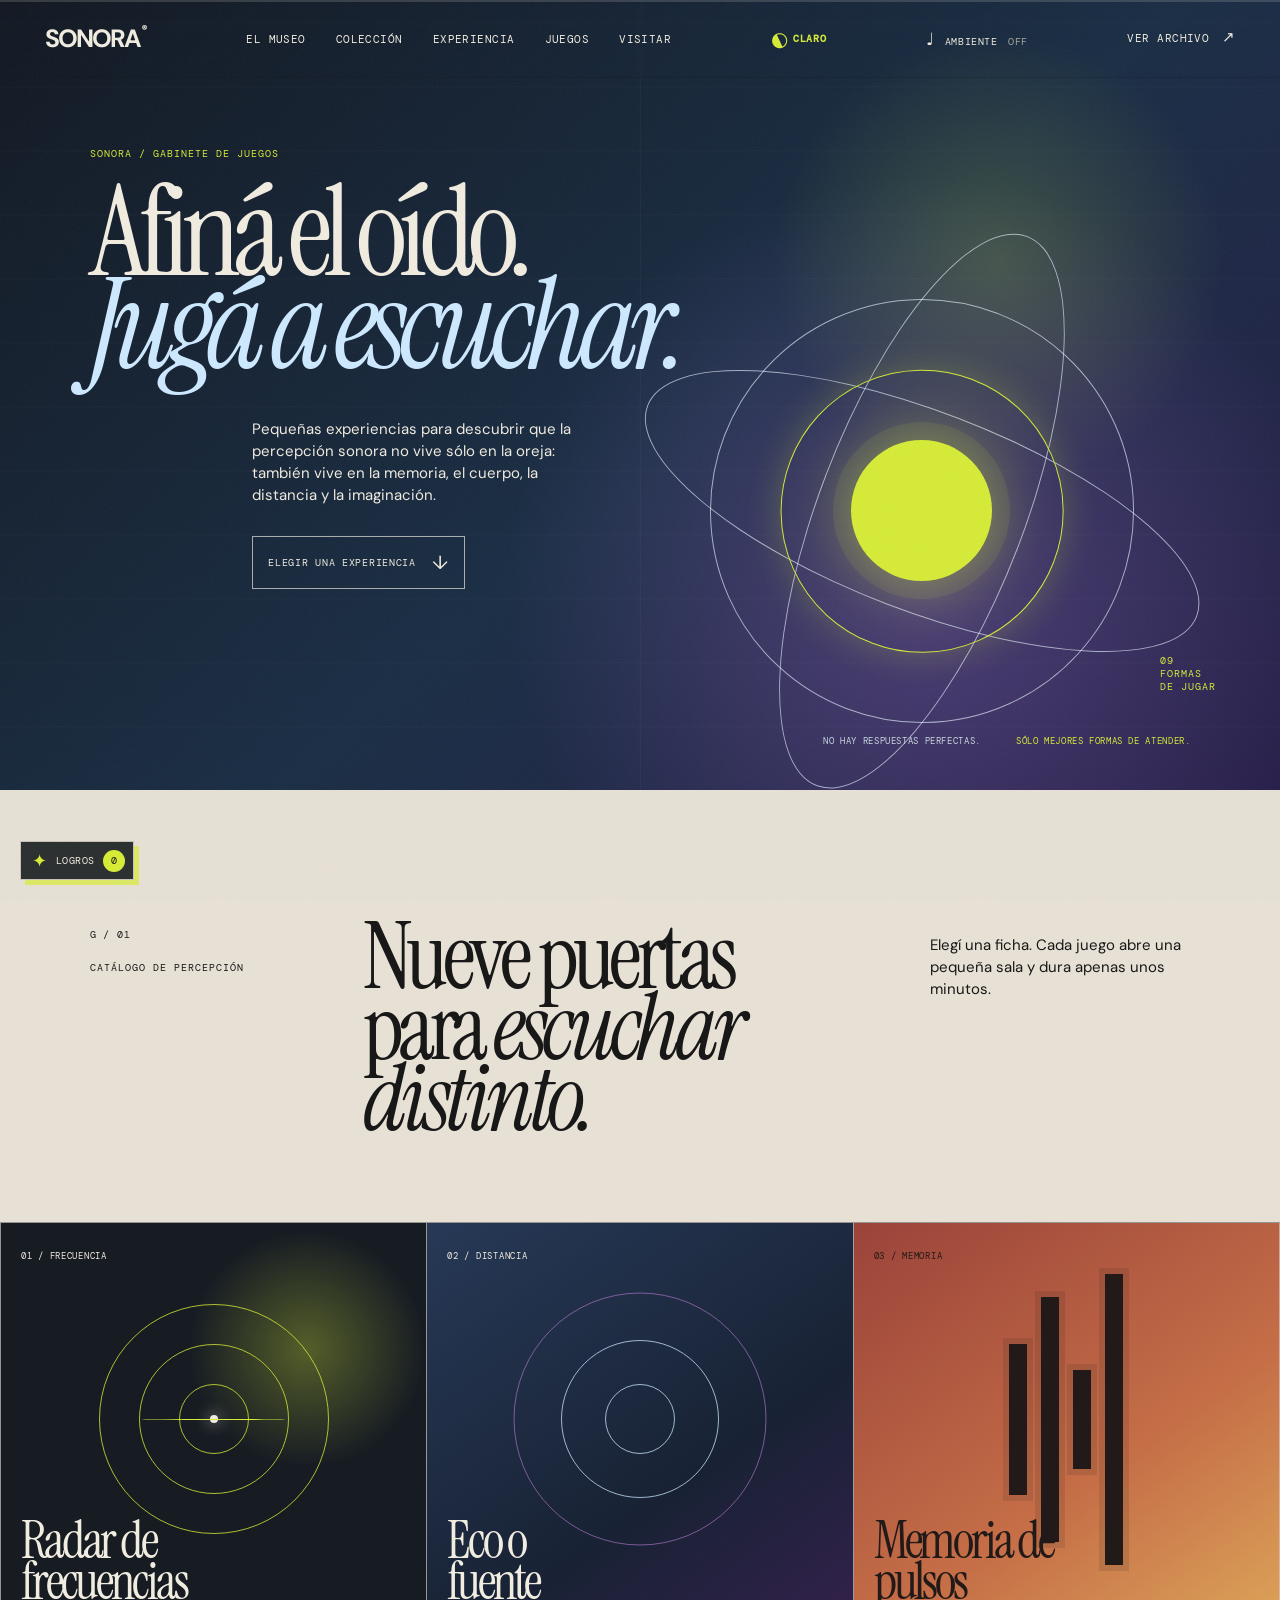
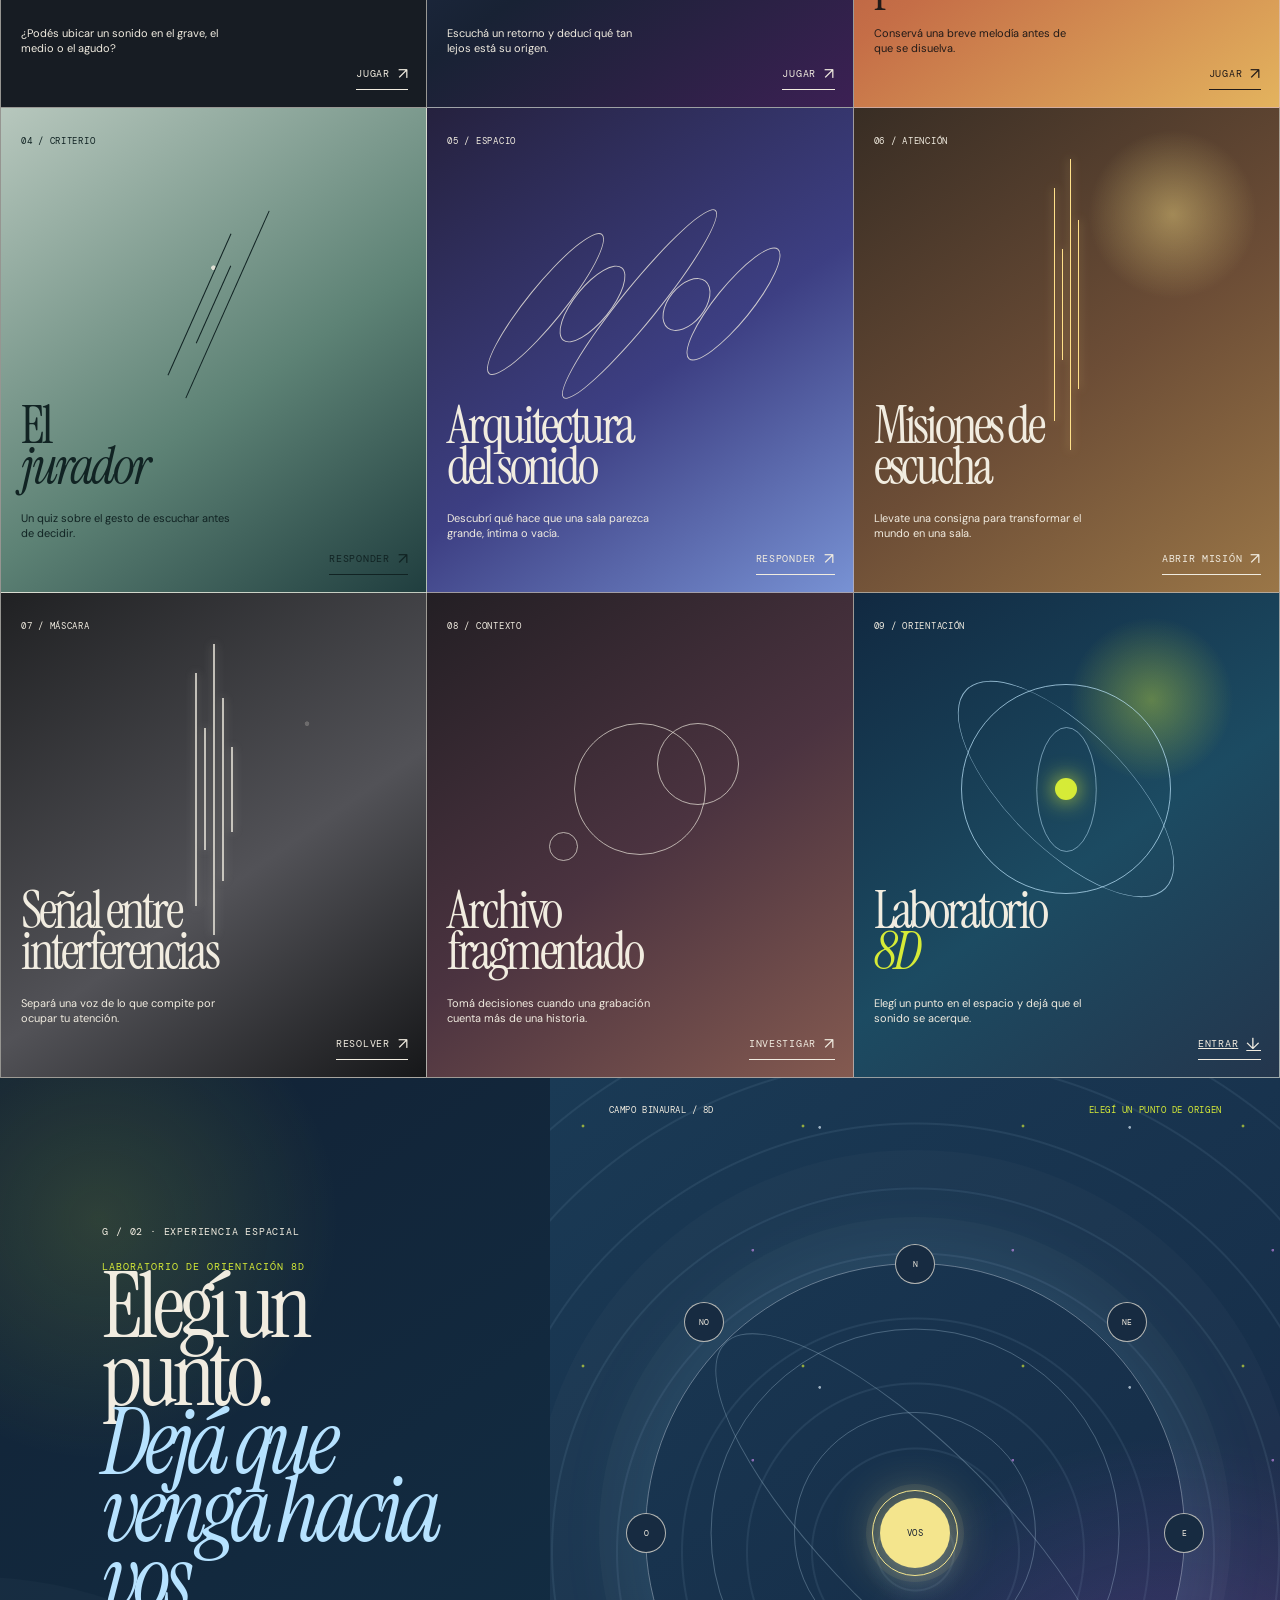
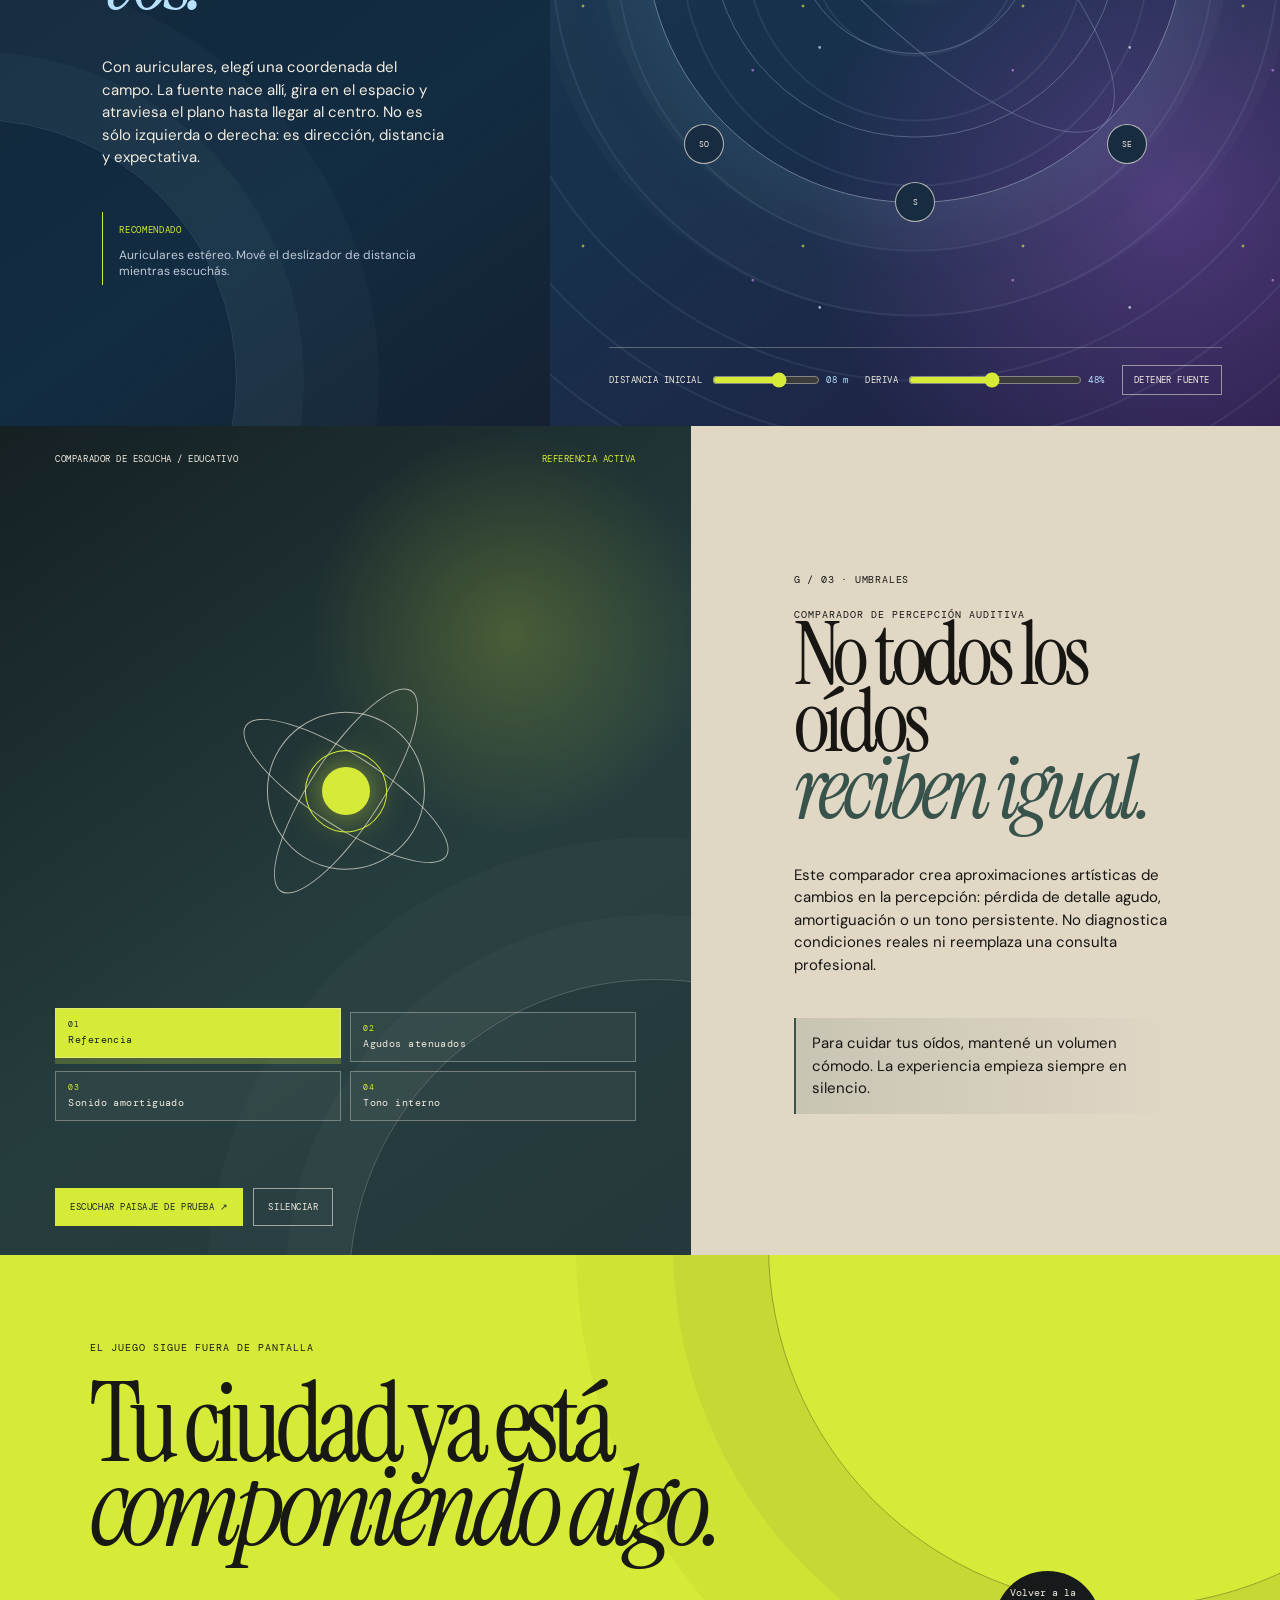
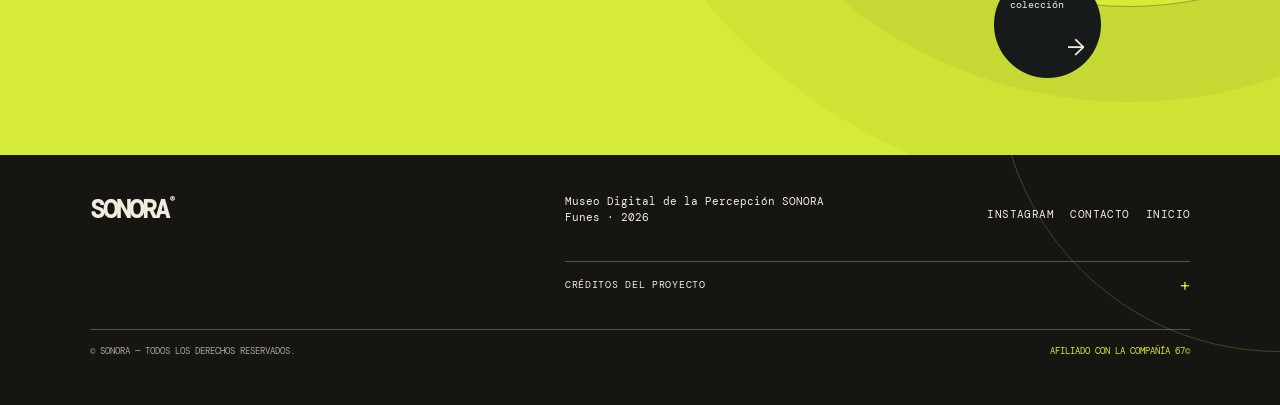
<file: juegos.html>
<!doctype html>
<html lang="es" data-theme="dark">
  <head>
    <meta charset="UTF-8" />
    <meta name="viewport" content="width=device-width, initial-scale=1.0" />
    <meta name="theme-color" content="#11141c" />
    <meta name="description" content="Gabinete de juegos de SONORA: experiencias y quizzes para afinar la percepción auditiva." />
    <title>Gabinete de juegos — SONORA</title>
    <link rel="stylesheet" href="styles.css" />
    <link rel="stylesheet" href="enhancements.css" />
    <link rel="stylesheet" href="experience.css" />
    <link rel="stylesheet" href="soundrooms.css" />
    <link rel="stylesheet" href="polish.css" />
    <link rel="stylesheet" href="interactions.css" />
    <link rel="stylesheet" href="refinements.css" />
    <link rel="stylesheet" href="juegos.css" />
    <link rel="stylesheet" href="juegos-avanzado.css" />
  </head>
  <body class="games-page">
    <div class="grain" aria-hidden="true"></div>
    <audio id="ambient-music" loop preload="metadata"><source src="https://upload.wikimedia.org/wikipedia/commons/5/50/Nocturne_Op._9_no._2_in_E_flat_major.mp3" type="audio/mpeg" /></audio>
    <header class="site-header games-header">
      <a class="wordmark" href="assets/easter-egg.png" aria-label="SONORA, sorpresa">SONORA<span>®</span></a>
      <button class="menu-toggle" type="button" data-simple-menu aria-expanded="false" aria-controls="navigation"><span></span><span></span><span class="sr-only">Abrir menú</span></button>
      <nav id="navigation" aria-label="Navegación principal"><a href="index.html#museo">El museo</a><a href="coleccion.html">Colección</a><a href="index.html#experiencia">Experiencia</a><a href="juegos.html" aria-current="page">Juegos</a><a href="index.html#visita">Visitar</a></nav>
      <button class="theme-toggle" type="button" data-theme-toggle aria-pressed="false" aria-label="Activar modo oscuro"><span aria-hidden="true">◐</span><b>Oscuro</b></button>
      <button class="ambient-toggle" id="ambient-toggle" type="button" aria-pressed="false"><span class="ambient-icon">♩</span> Ambiente <b>OFF</b></button>
      <a class="header-cta" href="coleccion.html">Ver archivo <span>↗</span></a>
    </header>

    <main>
      <section class="games-hero" aria-labelledby="games-title">
        <div class="games-hero-copy"><p class="eyebrow">SONORA / GABINETE DE JUEGOS</p><h1 id="games-title">Afiná el oído.<br /><em>Jugá a escuchar.</em></h1><p>Pequeñas experiencias para descubrir que la percepción sonora no vive sólo en la oreja: también vive en la memoria, el cuerpo, la distancia y la imaginación.</p><a href="#catalogo" class="games-start">Elegir una experiencia <span>↓</span></a></div>
        <div class="games-hero-art" aria-hidden="true"><i></i><i></i><i></i><i></i><b></b><span>09<br />FORMAS<br />DE JUGAR</span></div>
        <div class="games-hero-note"><span>NO HAY RESPUESTAS PERFECTAS.</span><span>SÓLO MEJORES FORMAS DE ATENDER.</span></div>
      </section>

      <section class="games-intro" id="catalogo" aria-labelledby="catalog-title">
        <div><span class="section-index">G / 01</span><p class="eyebrow">Catálogo de percepción</p></div>
        <h2 id="catalog-title">Nueve puertas<br />para <em>escuchar distinto.</em></h2>
        <p>Elegí una ficha. Cada juego abre una pequeña sala y dura apenas unos minutos.</p>
      </section>

      <section class="games-catalogue" aria-label="Catálogo de juegos y quizzes">
        <article class="game-card game-radar"><span>01 / FRECUENCIA</span><div class="game-art radar-art" aria-hidden="true"><i></i><i></i><i></i><i></i><b></b></div><h2>Radar de<br />frecuencias</h2><p>¿Podés ubicar un sonido en el grave, el medio o el agudo?</p><button type="button" class="game-open" data-open-game="radar">Jugar <b>↗</b></button></article>
        <article class="game-card game-echo"><span>02 / DISTANCIA</span><div class="game-art echo-card-art" aria-hidden="true"><i></i><i></i><i></i></div><h2>Eco o<br />fuente</h2><p>Escuchá un retorno y deducí qué tan lejos está su origen.</p><button type="button" class="game-open" data-open-game="eco">Jugar <b>↗</b></button></article>
        <article class="game-card game-memory"><span>03 / MEMORIA</span><div class="game-art memory-art" aria-hidden="true"><i></i><i></i><i></i><i></i></div><h2>Memoria de<br />pulsos</h2><p>Conservá una breve melodía antes de que se disuelva.</p><button type="button" class="game-open" data-open-game="memoria">Jugar <b>↗</b></button></article>
        <article class="game-card game-jurador"><span>04 / CRITERIO</span><div class="game-art jurador-art" aria-hidden="true"><i></i><i></i><i></i></div><h2>El<br /><em>jurador</em></h2><p>Un quiz sobre el gesto de escuchar antes de decidir.</p><button type="button" class="game-open" data-open-game="jurador">Responder <b>↗</b></button></article>
        <article class="game-card game-space"><span>05 / ESPACIO</span><div class="game-art space-art" aria-hidden="true"><i></i><i></i><i></i><i></i><i></i></div><h2>Arquitectura<br />del sonido</h2><p>Descubrí qué hace que una sala parezca grande, íntima o vacía.</p><button type="button" class="game-open" data-open-game="espacio">Responder <b>↗</b></button></article>
        <article class="game-card game-mission"><span>06 / ATENCIÓN</span><div class="game-art mission-art" aria-hidden="true"><i></i><i></i><i></i><i></i></div><h2>Misiones de<br />escucha</h2><p>Llevate una consigna para transformar el mundo en una sala.</p><button type="button" class="game-open" data-open-game="mision">Abrir misión <b>↗</b></button></article>
        <article class="game-card game-interference"><span>07 / MÁSCARA</span><div class="game-art interference-art" aria-hidden="true"><i></i><i></i><i></i><i></i><i></i></div><h2>Señal entre<br />interferencias</h2><p>Separá una voz de lo que compite por ocupar tu atención.</p><button type="button" class="game-open" data-open-game="interferencia">Resolver <b>↗</b></button></article>
        <article class="game-card game-dilemma"><span>08 / CONTEXTO</span><div class="game-art dilemma-art" aria-hidden="true"><i></i><i></i><i></i></div><h2>Archivo<br />fragmentado</h2><p>Tomá decisiones cuando una grabación cuenta más de una historia.</p><button type="button" class="game-open" data-open-game="dilema">Investigar <b>↗</b></button></article>
        <article class="game-card game-8d"><span>09 / ORIENTACIÓN</span><div class="game-art eight-d-art" aria-hidden="true"><i></i><i></i><i></i><i></i><b></b></div><h2>Laboratorio<br /><em>8D</em></h2><p>Elegí un punto en el espacio y dejá que el sonido se acerque.</p><a class="game-open" href="#orientacion">Entrar <b>↓</b></a></article>
      </section>

      <section class="spatial-lab" id="orientacion" aria-labelledby="spatial-title">
        <div class="spatial-copy"><span class="section-index">G / 02 · EXPERIENCIA ESPACIAL</span><p class="eyebrow">Laboratorio de orientación 8D</p><h2 id="spatial-title">Elegí un punto.<br /><em>Dejá que venga hacia vos.</em></h2><p>Con auriculares, elegí una coordenada del campo. La fuente nace allí, gira en el espacio y atraviesa el plano hasta llegar al centro. No es sólo izquierda o derecha: es dirección, distancia y expectativa.</p><div class="spatial-note"><span>RECOMENDADO</span><p>Auriculares estéreo. Mové el deslizador de distancia mientras escuchás.</p></div></div>
        <div class="spatial-stage" id="spatial-stage">
          <div class="spatial-topline"><span>CAMPO BINAURAL / 8D</span><span id="spatial-status" aria-live="polite">ELEGÍ UN PUNTO DE ORIGEN</span></div>
          <div class="spatial-field" aria-label="Campo de origen del sonido">
            <i class="spatial-grid grid-a" aria-hidden="true"></i><i class="spatial-grid grid-b" aria-hidden="true"></i><i class="spatial-grid grid-c" aria-hidden="true"></i>
            <button class="spatial-point point-n" type="button" data-spatial-angle="0" aria-label="Fuente al norte"><span>N</span></button><button class="spatial-point point-ne" type="button" data-spatial-angle="45" aria-label="Fuente al noreste"><span>NE</span></button><button class="spatial-point point-e" type="button" data-spatial-angle="90" aria-label="Fuente al este"><span>E</span></button><button class="spatial-point point-se" type="button" data-spatial-angle="135" aria-label="Fuente al sureste"><span>SE</span></button><button class="spatial-point point-s" type="button" data-spatial-angle="180" aria-label="Fuente al sur"><span>S</span></button><button class="spatial-point point-so" type="button" data-spatial-angle="225" aria-label="Fuente al sudoeste"><span>SO</span></button><button class="spatial-point point-o" type="button" data-spatial-angle="270" aria-label="Fuente al oeste"><span>O</span></button><button class="spatial-point point-no" type="button" data-spatial-angle="315" aria-label="Fuente al noroeste"><span>NO</span></button>
            <div class="spatial-listener" aria-hidden="true"><i></i><span>VOS</span></div><div class="spatial-trail" aria-hidden="true"><i></i><i></i><i></i><i></i></div>
          </div>
          <div class="spatial-controls"><label>Distancia inicial <input id="spatial-distance" type="range" min="1" max="12" value="8" /><output id="spatial-distance-output">08 m</output></label><label>Deriva <input id="spatial-drift" type="range" min="0" max="100" value="48" /><output id="spatial-drift-output">48%</output></label><button id="spatial-stop" type="button">Detener fuente</button></div>
        </div>
      </section>

      <section class="hearing-lab" id="umbrales" aria-labelledby="hearing-title">
        <div class="hearing-console">
          <div class="hearing-topline"><span>COMPARADOR DE ESCUCHA / EDUCATIVO</span><span id="hearing-status" aria-live="polite">ELEGÍ UN PERFIL</span></div>
          <div class="hearing-visual" aria-hidden="true"><i></i><i></i><i></i><i></i><b></b></div>
          <div class="hearing-profiles" role="group" aria-label="Perfiles de escucha simulados"><button type="button" data-hearing-profile="normal"><span>01</span> Referencia</button><button type="button" data-hearing-profile="highloss"><span>02</span> Agudos atenuados</button><button type="button" data-hearing-profile="muffled"><span>03</span> Sonido amortiguado</button><button type="button" data-hearing-profile="tinnitus"><span>04</span> Tono interno</button></div>
          <div class="hearing-actions"><button id="hearing-play" type="button">Escuchar paisaje de prueba <span>↗</span></button><button id="hearing-stop" type="button">Silenciar</button></div>
        </div>
        <div class="hearing-copy"><span class="section-index">G / 03 · UMBRALES</span><p class="eyebrow">Comparador de percepción auditiva</p><h2 id="hearing-title">No todos los oídos<br /><em>reciben igual.</em></h2><p>Este comparador crea aproximaciones artísticas de cambios en la percepción: pérdida de detalle agudo, amortiguación o un tono persistente. No diagnostica condiciones reales ni reemplaza una consulta profesional.</p><p class="hearing-disclaimer">Para cuidar tus oídos, mantené un volumen cómodo. La experiencia empieza siempre en silencio.</p></div>
      </section>

      <section class="completion-vault" data-completion-vault hidden aria-labelledby="completion-title"><p class="eyebrow">FINAL SECRETO / ARCHIVO COMPLETO</p><h2 id="completion-title">El museo ya no<br /><em>te está mostrando.</em></h2><p>Ahora escucha contigo. Lo que parecía un recorrido era una forma de entrenar la atención para el mundo que te espera afuera.</p><div class="completion-orbit" aria-hidden="true"><i></i><i></i><i></i><b></b></div><button type="button" data-completion-tone>Dejar una última huella <span>↗</span></button></section>

      <section class="games-footer-cta"><p class="eyebrow">EL JUEGO SIGUE FUERA DE PANTALLA</p><h2>Tu ciudad ya está<br /><em>componiendo algo.</em></h2><a class="circle-link" href="index.html#coleccion"><span>Volver a la<br />colección</span><b>→</b></a></section>
    </main>

    <footer><a class="wordmark" href="index.html">SONORA<span>®</span></a><p>Museo Digital de la Percepción SONORA<br />Funes · 2026</p><div class="footer-links"><a href="https://instagram.com/fran.dubua/" target="_blank" rel="noreferrer">Instagram</a><button class="contact-copy" type="button" data-contact-email="riojinzxc@gmail.com">Contacto</button><a href="index.html">Inicio</a></div><details class="credits"><summary>Créditos del proyecto <span>+</span></summary><dl><div><dt>Director del Proyecto</dt><dd>Dubois Francisco</dd></div><div><dt>Programador Principal</dt><dd>Dubois Francisco</dd></div><div><dt>Desarrollador web</dt><dd>Da Campo Santiago</dd></div><div><dt>Diseñador UX/UI</dt><dd>Da Campo Santiago</dd></div><div><dt>Diseñador gráfico</dt><dd>Da Campo Santiago, Gemini, ChatGPT</dd></div><div><dt>Director creativo</dt><dd>Da Campo Santiago</dd></div><div><dt>Investigación y contenido</dt><dd>Dubois Francisco, ChatGPT</dd></div><div><dt>Edición de audio</dt><dd>Dubois Francisco</dd></div><div><dt>Testing</dt><dd>Da Campo Santiago, Mosto Joaquín</dd></div><div><dt>Agradecimientos</dt><dd>Soledad Lanzini, 4to "B"</dd></div></dl></details><small><span>© SONORA — Todos los derechos reservados.</span><span class="affiliate">Afiliado con la Compañía 67©</span></small></footer>

    <dialog class="game-dialog" id="game-dialog" aria-labelledby="game-dialog-title">
      <button class="game-dialog-close" type="button" data-game-close aria-label="Cerrar juego">×</button>
      <div class="game-dialog-head"><p class="eyebrow" id="game-dialog-kicker">GABINETE SONORA</p><h2 id="game-dialog-title">Juego</h2><p id="game-dialog-description">Una breve experiencia de escucha.</p></div>

      <section class="play-panel" data-game-panel="radar" hidden>
        <p class="play-instruction">Presioná escuchar y ubicá la frecuencia en el mapa.</p><button class="listen-button" type="button" data-radar-listen><span>◉</span> Escuchar señal</button><div class="answer-row" role="group" aria-label="Elegí la zona de frecuencia"><button type="button" data-radar-answer="grave">Grave</button><button type="button" data-radar-answer="medio">Media</button><button type="button" data-radar-answer="agudo">Aguda</button></div><p class="game-feedback" data-radar-feedback aria-live="polite">La señal espera.</p>
      </section>

      <section class="play-panel" data-game-panel="eco" hidden>
        <p class="play-instruction">Cada retorno tarda un tiempo distinto. Escuchá y elegí la distancia de la fuente.</p><button class="listen-button" type="button" data-echo-listen><span>◌</span> Enviar pulso</button><div class="answer-row" role="group" aria-label="Elegí la distancia"><button type="button" data-echo-answer="cerca">Cerca</button><button type="button" data-echo-answer="medio">Media</button><button type="button" data-echo-answer="lejos">Lejos</button></div><p class="game-feedback" data-echo-feedback aria-live="polite">El espacio está en silencio.</p>
      </section>

      <section class="play-panel" data-game-panel="memoria" hidden>
        <p class="play-instruction">Escuchá la secuencia. Después repetila con los cuatro pulsos.</p><button class="listen-button" type="button" data-memory-start><span>▷</span> Escuchar secuencia</button><div class="memory-pads" role="group" aria-label="Repetí la secuencia"><button type="button" data-memory-note="c">TIERRA</button><button type="button" data-memory-note="e">AIRE</button><button type="button" data-memory-note="g">AGUA</button><button type="button" data-memory-note="b">LUZ</button></div><p class="game-feedback" data-memory-feedback aria-live="polite">Prepará la memoria.</p>
      </section>

      <section class="play-panel" data-game-panel="jurador" hidden>
        <p class="play-instruction" data-jurador-question>En SONORA, ¿qué hace el jurador ante una obra sonora?</p><div class="answer-stack" role="group" data-jurador-options aria-label="Elegí una respuesta"></div><p class="game-feedback" data-jurador-feedback aria-live="polite">No hay apuro: primero se escucha.</p>
      </section>

      <section class="play-panel" data-game-panel="espacio" hidden>
        <p class="play-instruction" data-space-question>Un aplauso se prolonga mucho y vuelve varias veces. ¿Qué te sugiere?</p><div class="answer-stack" role="group" data-space-options aria-label="Elegí una respuesta"></div><p class="game-feedback" data-space-feedback aria-live="polite">La arquitectura también se oye.</p>
      </section>

      <section class="play-panel" data-game-panel="mision" hidden>
        <p class="play-instruction">Una misión breve para llevar el museo a la calle, al aula o a tu casa.</p><div class="mission-card" data-mission-output>Buscá un sonido que tenga un pulso. No lo nombres durante un minuto.</div><button class="listen-button mission-button" type="button" data-mission-new>Generar otra misión <span>↻</span></button>
      </section>

      <section class="play-panel" data-game-panel="interferencia" hidden>
        <p class="play-instruction" data-interference-prompt>Una señal intenta atravesar una textura. Escuchá dos veces y decidí en qué intervalo apareció.</p><button class="listen-button" type="button" data-interference-listen><span>≋</span> Escuchar mezcla</button><div class="answer-row" role="group" aria-label="Elegí dónde apareció la señal"><button type="button" data-interference-answer="primero">Primer intervalo</button><button type="button" data-interference-answer="segundo">Segundo intervalo</button><button type="button" data-interference-answer="ninguno">No apareció</button></div><p class="game-feedback" data-interference-feedback aria-live="polite">La señal está oculta dentro de la mezcla.</p>
      </section>

      <section class="play-panel" data-game-panel="dilema" hidden>
        <p class="play-instruction" data-dilemma-question>Una grabación de una plaza conserva risas, motores y la voz de una niña. Tiene ruido y cortes. ¿Cómo la archivarías?</p><div class="answer-stack" role="group" data-dilemma-options><button type="button">Limpiar todo hasta dejar sólo la voz.</button><button type="button">Conservar una copia original y documentar sus capas.</button><button type="button">Descartarla: hay demasiadas interferencias.</button></div><p class="game-feedback" data-dilemma-feedback aria-live="polite">No se trata de acertar rápido: se trata de sostener una decisión.</p>
      </section>
    </dialog>

    <dialog class="omega-dialog" id="omega-dialog" aria-labelledby="omega-title"><button class="omega-close" type="button" data-omega-close aria-label="Cerrar archivo clasificado">×</button><p>ARCHIVO Ω-17 / CLASIFICADO</p><h2 id="omega-title">El siguiente audio fue retirado de todas las investigaciones oficiales.</h2><div class="omega-field" aria-hidden="true"><i></i><i></i><i></i><i></i><b></b></div><button type="button" data-omega-play>REPRODUCIR</button><label>VOLUMEN <input type="range" min="0" max="100" value="38" data-omega-volume /><output data-omega-output>38%</output></label></dialog>

    <script src="museum-sounds.js"></script>
    <script src="ambient.js"></script>
    <script src="museum-ui.js"></script>
    <script src="juegos.js"></script>
    <script src="spatial-audio.js"></script>
    <script src="hearing-lab.js"></script>
    <script src="omega-archive.js"></script>
    <script src="achievements.js"></script>
    <script src="spatial-ui.js"></script>
  </body>
</html>
</file>
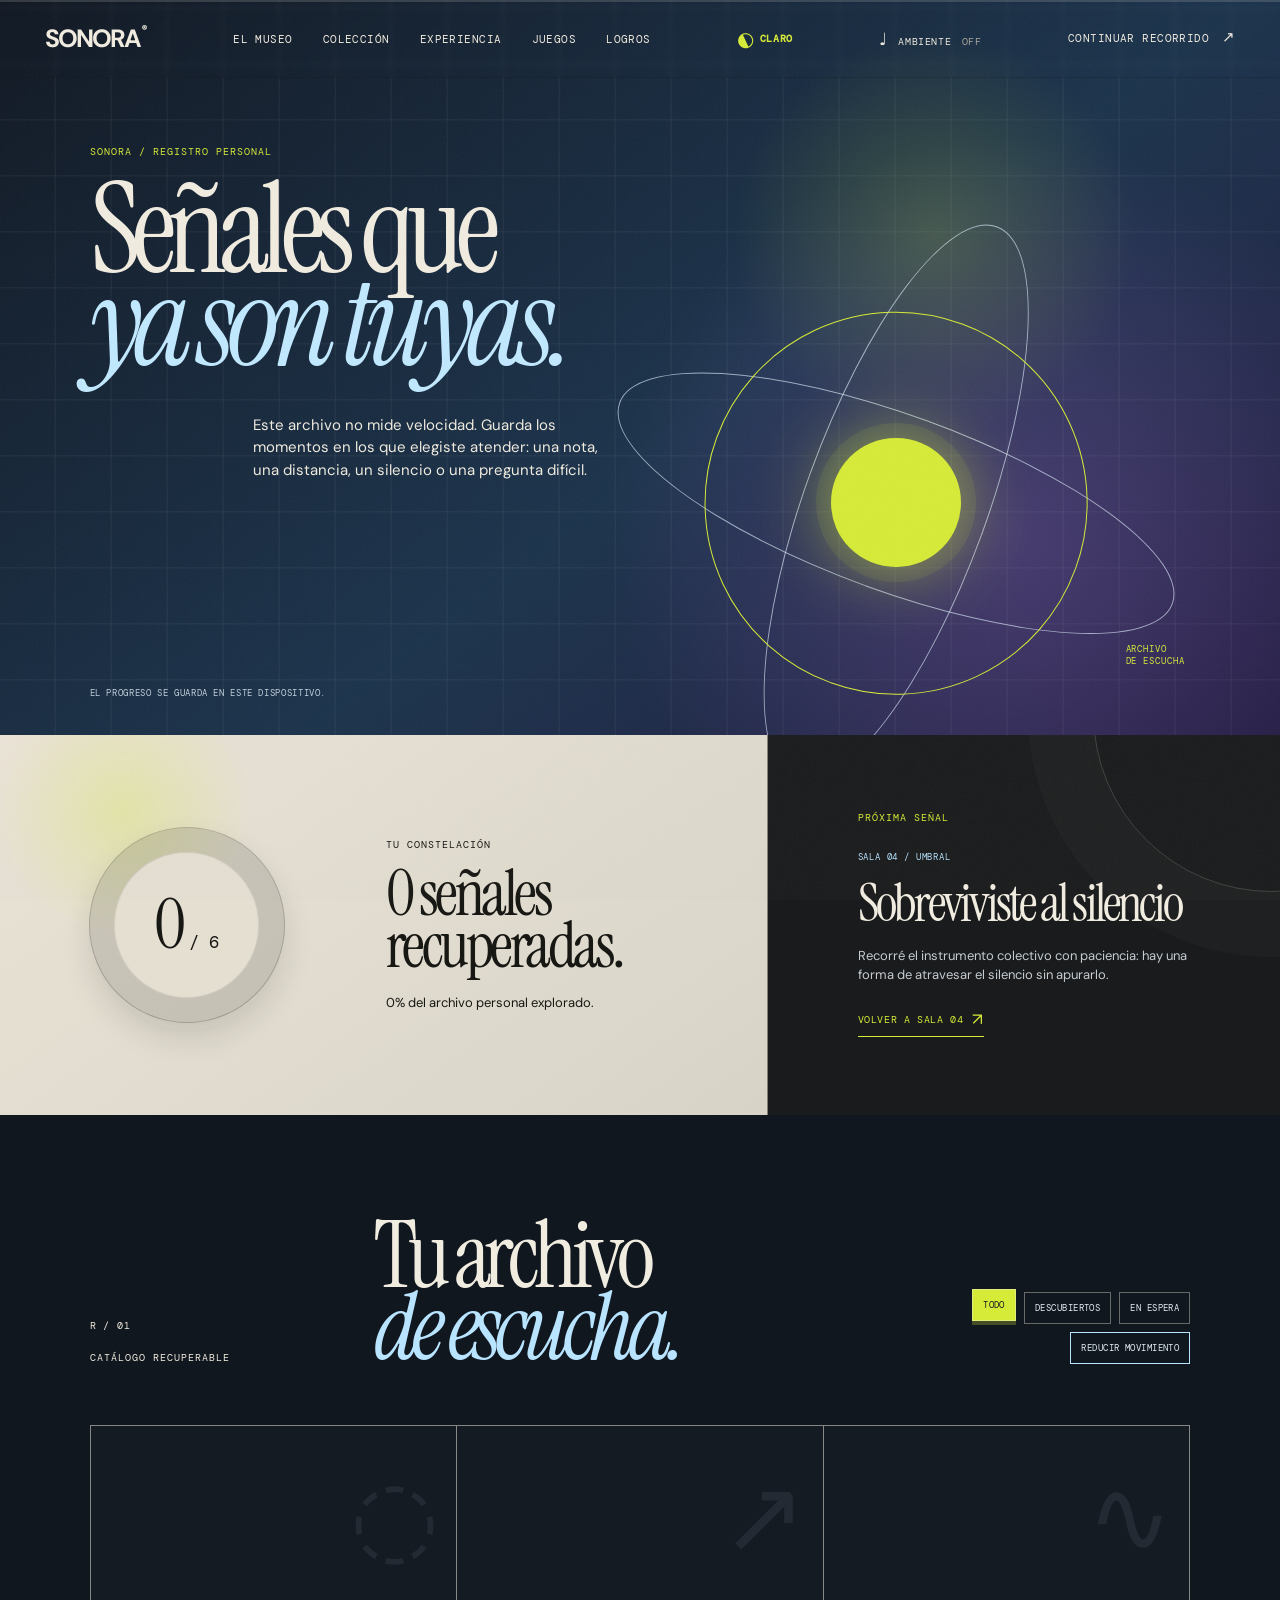
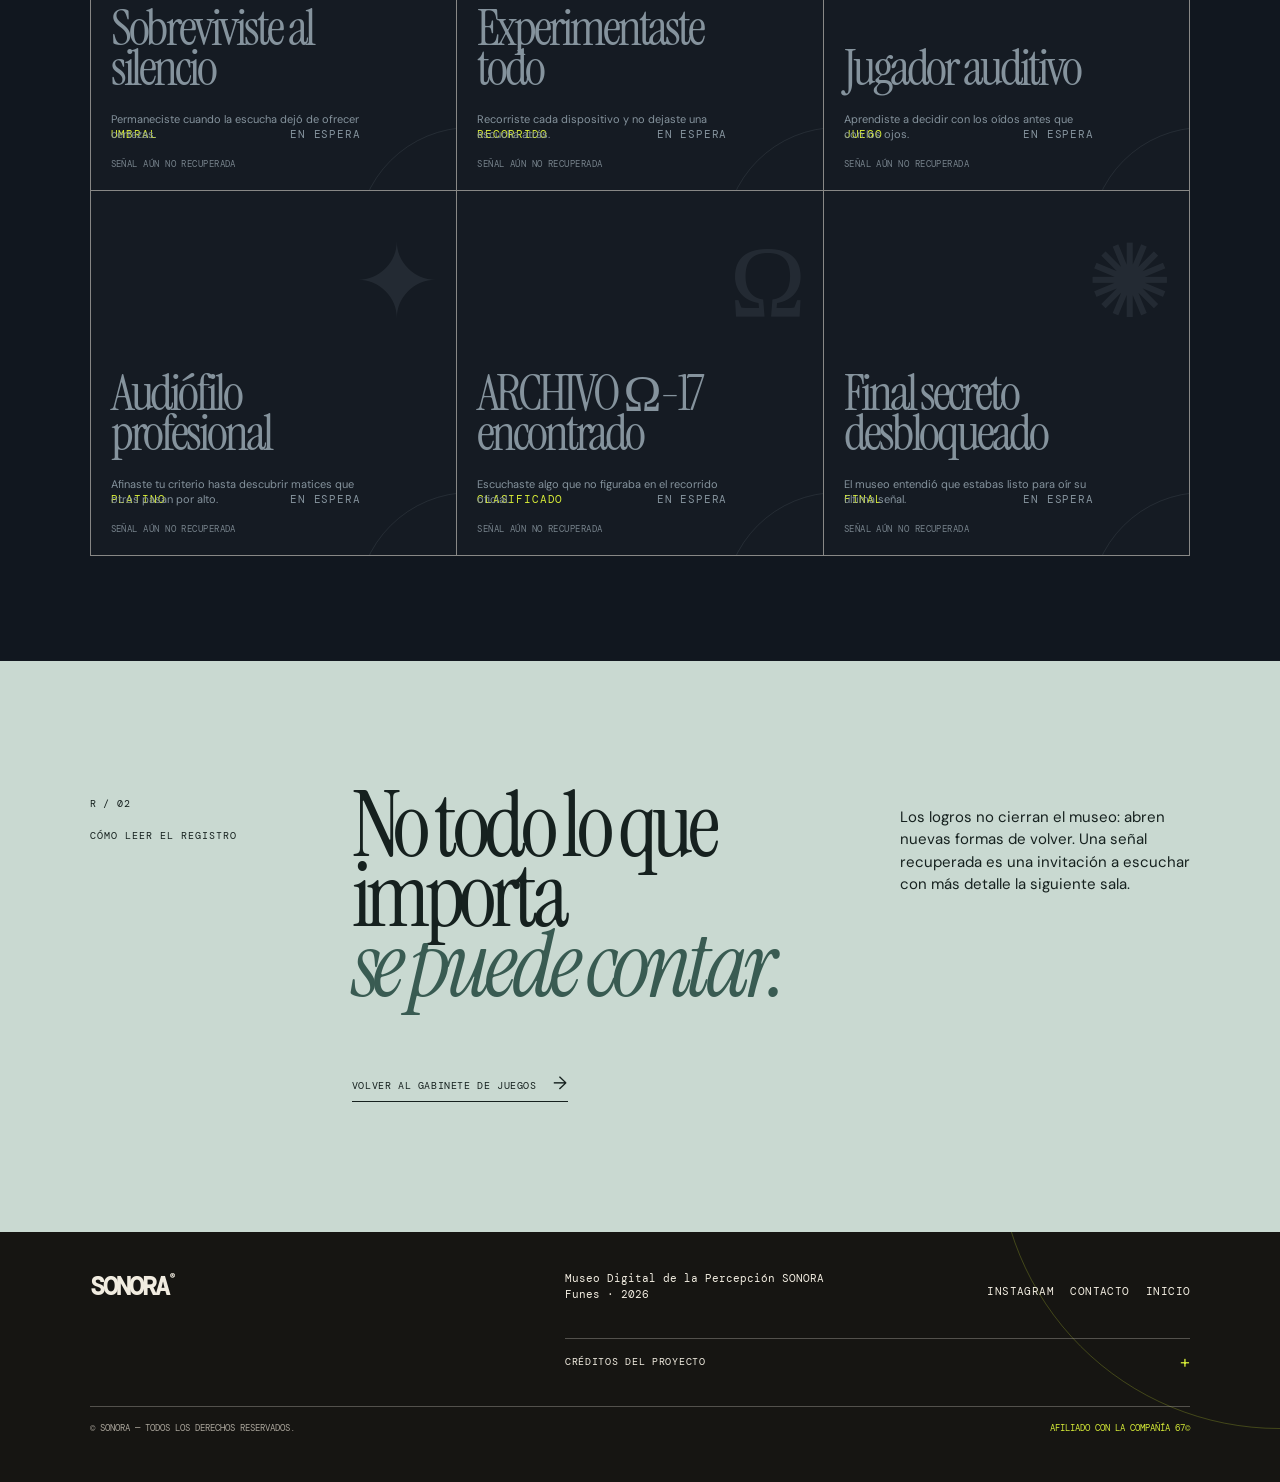
<file: logros.html>
<!doctype html>
<html lang="es" data-theme="dark">
  <head>
    <meta charset="UTF-8" />
    <meta name="viewport" content="width=device-width, initial-scale=1.0" />
    <meta name="theme-color" content="#101720" />
    <meta name="description" content="Registro personal de logros y señales descubiertas en SONORA." />
    <title>Registro de logros — SONORA</title>
    <link rel="stylesheet" href="styles.css" />
    <link rel="stylesheet" href="enhancements.css" />
    <link rel="stylesheet" href="experience.css" />
    <link rel="stylesheet" href="soundrooms.css" />
    <link rel="stylesheet" href="polish.css" />
    <link rel="stylesheet" href="interactions.css" />
    <link rel="stylesheet" href="refinements.css" />
    <link rel="stylesheet" href="achievements.css" />
    <link rel="stylesheet" href="logros.css" />
  </head>
  <body class="logros-page simple-page">
    <div class="grain" aria-hidden="true"></div>
    <audio id="ambient-music" loop preload="metadata"><source src="https://upload.wikimedia.org/wikipedia/commons/5/50/Nocturne_Op._9_no._2_in_E_flat_major.mp3" type="audio/mpeg" /></audio>
    <header class="site-header logros-header">
      <a class="wordmark" href="assets/easter-egg.png" aria-label="SONORA, sorpresa">SONORA<span>®</span></a>
      <button class="menu-toggle" type="button" data-simple-menu aria-expanded="false" aria-controls="navigation"><span></span><span></span><span class="sr-only">Abrir menú</span></button>
      <nav id="navigation" aria-label="Navegación principal"><a href="index.html#museo">El museo</a><a href="coleccion.html">Colección</a><a href="index.html#experiencia">Experiencia</a><a href="juegos.html">Juegos</a><a href="logros.html" aria-current="page">Logros</a></nav>
      <button class="theme-toggle" type="button" data-theme-toggle aria-pressed="false" aria-label="Activar modo oscuro"><span aria-hidden="true">◐</span><b>Oscuro</b></button>
      <button class="ambient-toggle" id="ambient-toggle" type="button" aria-pressed="false"><span class="ambient-icon">♩</span> Ambiente <b>OFF</b></button>
      <a class="header-cta" href="juegos.html">Continuar recorrido <span>↗</span></a>
    </header>

    <main>
      <section class="registry-hero" aria-labelledby="registry-title">
        <div class="registry-copy"><p class="eyebrow">SONORA / REGISTRO PERSONAL</p><h1 id="registry-title">Señales que<br /><em>ya son tuyas.</em></h1><p>Este archivo no mide velocidad. Guarda los momentos en los que elegiste atender: una nota, una distancia, un silencio o una pregunta difícil.</p></div>
        <div class="registry-hero-orbit" aria-hidden="true"><i></i><i></i><i></i><b></b><span>ARCHIVO<br />DE ESCUCHA</span></div>
        <p class="registry-hero-note">EL PROGRESO SE GUARDA EN ESTE DISPOSITIVO.</p>
      </section>

      <section class="registry-overview" aria-label="Resumen de logros">
        <div class="registry-progress-card"><div class="registry-ring" data-registry-ring><span><b data-registry-count>0</b><small>/ 6</small></span></div><div><p class="eyebrow">Tu constelación</p><h2 data-registry-label>0 señales recuperadas.</h2><p data-registry-percentage>0% del archivo personal explorado.</p></div></div>
        <aside class="registry-next"><p class="eyebrow">PRÓXIMA SEÑAL</p><span data-next-tier>EN ESPERA</span><h2 data-next-title>El museo espera tu primera escucha.</h2><p data-next-description>Abrí una sala, probá una experiencia y el registro empezará a responder.</p><a data-next-link href="index.html">Ir al museo <b>↗</b></a></aside>
      </section>

      <section class="registry-collection" aria-labelledby="registry-collection-title">
        <div class="registry-collection-head"><div><span class="section-index">R / 01</span><p class="eyebrow">Catálogo recuperable</p></div><h2 id="registry-collection-title">Tu archivo<br /><em>de escucha.</em></h2><div class="registry-qol"><button type="button" data-registry-filter="all" class="is-active">Todo</button><button type="button" data-registry-filter="unlocked">Descubiertos</button><button type="button" data-registry-filter="locked">En espera</button><button type="button" data-page-motion aria-pressed="false">Reducir movimiento</button></div></div>
        <div class="registry-grid" data-registry-grid aria-live="polite"></div>
      </section>

      <section class="registry-method"><div><span class="section-index">R / 02</span><p class="eyebrow">Cómo leer el registro</p></div><h2>No todo lo que importa<br /><em>se puede contar.</em></h2><p>Los logros no cierran el museo: abren nuevas formas de volver. Una señal recuperada es una invitación a escuchar con más detalle la siguiente sala.</p><a href="juegos.html" class="registry-return">Volver al gabinete de juegos <span>→</span></a></section>
    </main>

    <footer><a class="wordmark" href="index.html">SONORA<span>®</span></a><p>Museo Digital de la Percepción SONORA<br />Funes · 2026</p><div class="footer-links"><a href="https://instagram.com/fran.dubua/" target="_blank" rel="noreferrer">Instagram</a><button class="contact-copy" type="button" data-contact-email="riojinzxc@gmail.com">Contacto</button><a href="index.html">Inicio</a></div><details class="credits"><summary>Créditos del proyecto <span>+</span></summary><dl><div><dt>Director del Proyecto</dt><dd>Dubois Francisco</dd></div><div><dt>Programador Principal</dt><dd>Dubois Francisco</dd></div><div><dt>Desarrollador web</dt><dd>Da Campo Santiago</dd></div><div><dt>Diseñador UX/UI</dt><dd>Da Campo Santiago</dd></div><div><dt>Diseñador gráfico</dt><dd>Da Campo Santiago, Gemini, ChatGPT</dd></div><div><dt>Director creativo</dt><dd>Da Campo Santiago</dd></div><div><dt>Investigación y contenido</dt><dd>Dubois Francisco, ChatGPT</dd></div><div><dt>Edición de audio</dt><dd>Dubois Francisco</dd></div><div><dt>Testing</dt><dd>Da Campo Santiago, Mosto Joaquín</dd></div><div><dt>Agradecimientos</dt><dd>Soledad Lanzini, 4to "B"</dd></div></dl></details><small><span>© SONORA — Todos los derechos reservados.</span><span class="affiliate">Afiliado con la Compañía 67©</span></small></footer>

    <script src="museum-sounds.js"></script>
    <script src="ambient.js"></script>
    <script src="museum-ui.js"></script>
    <script src="achievements.js"></script>
    <script src="logros.js"></script>
  </body>
</html>
</file>
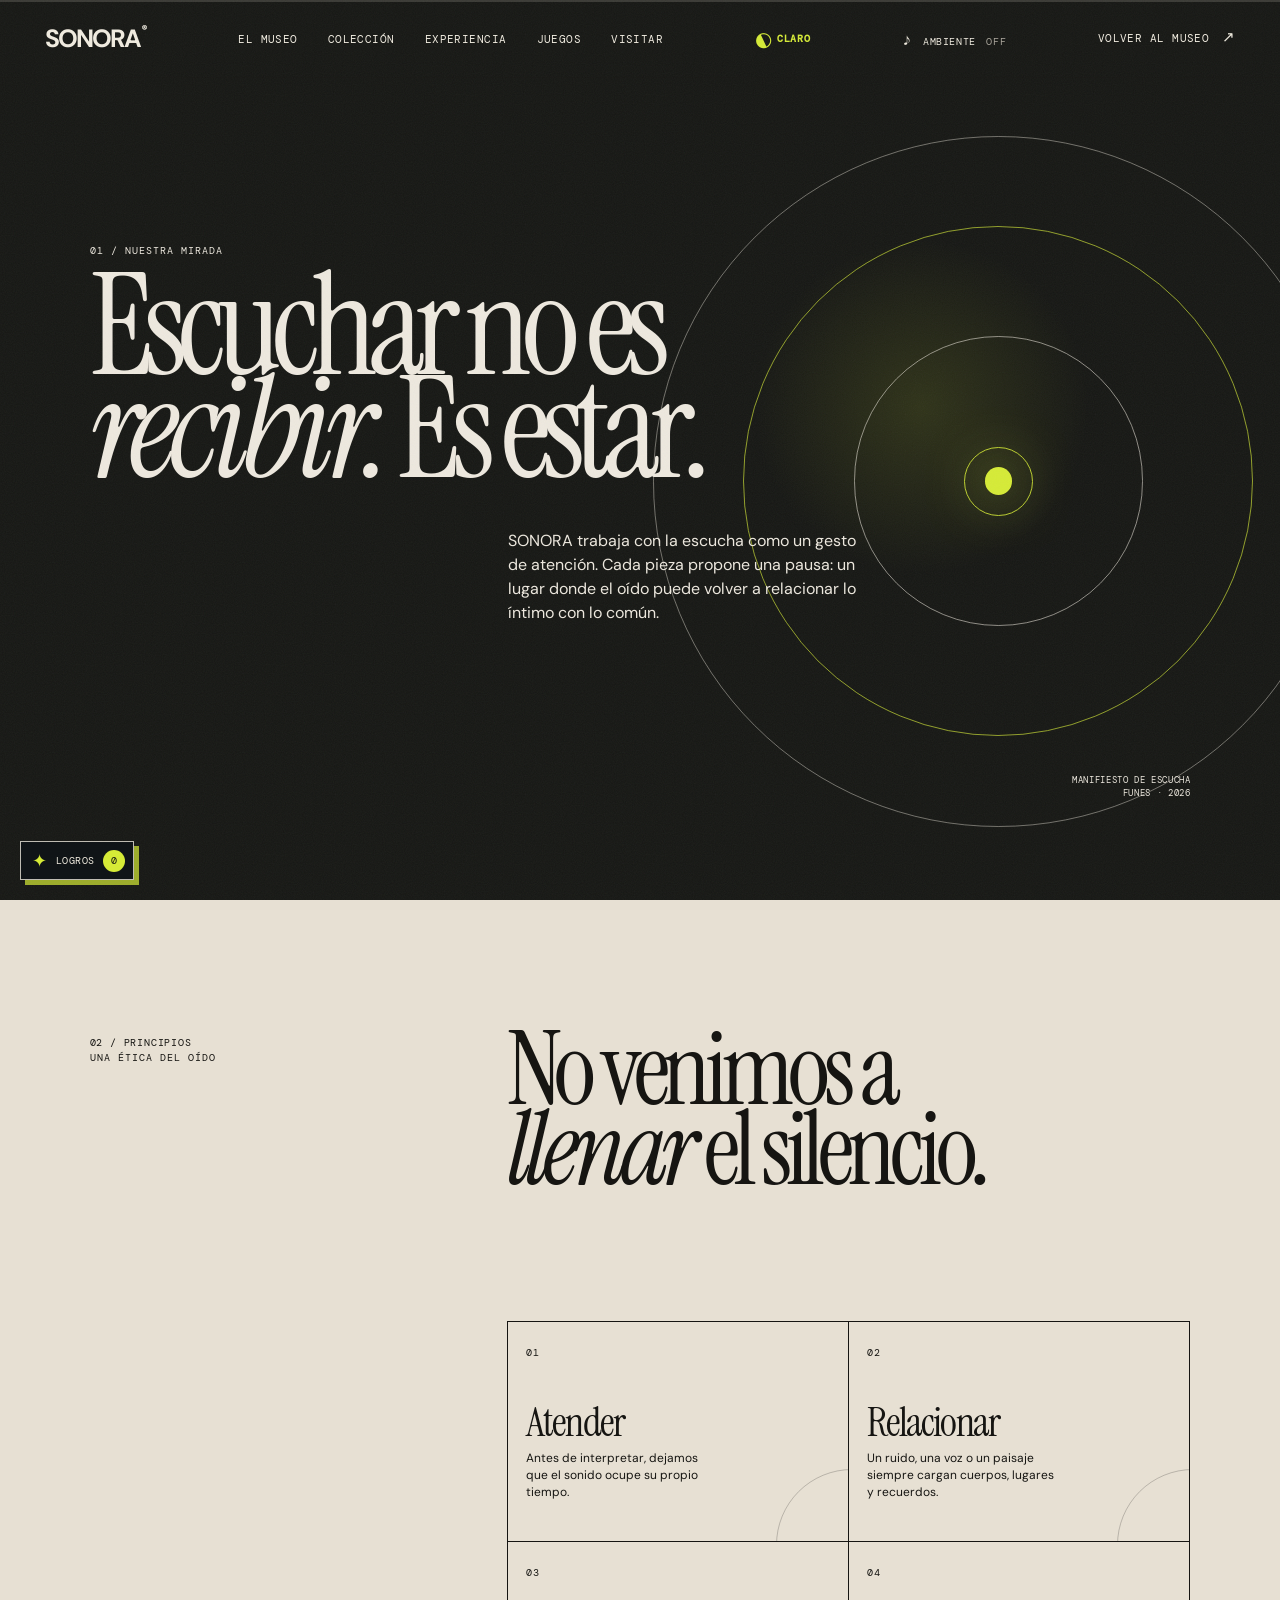
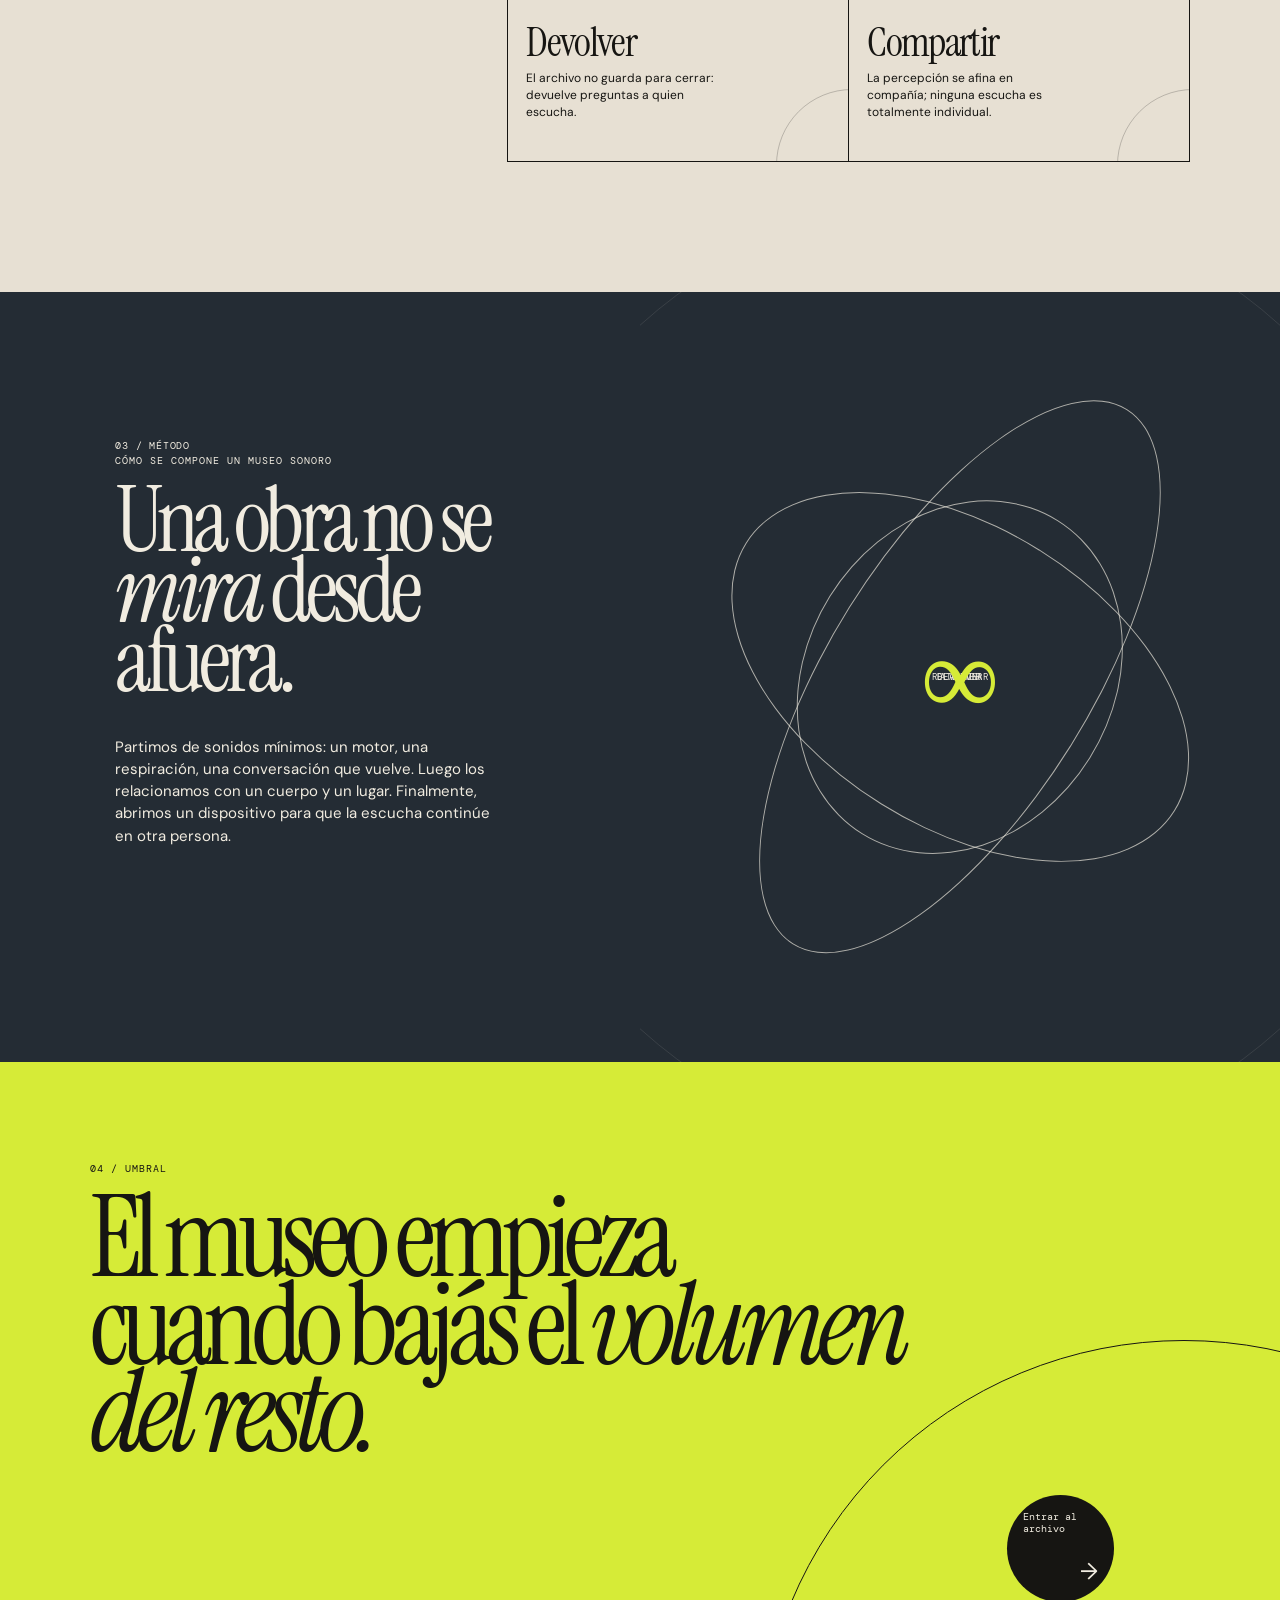
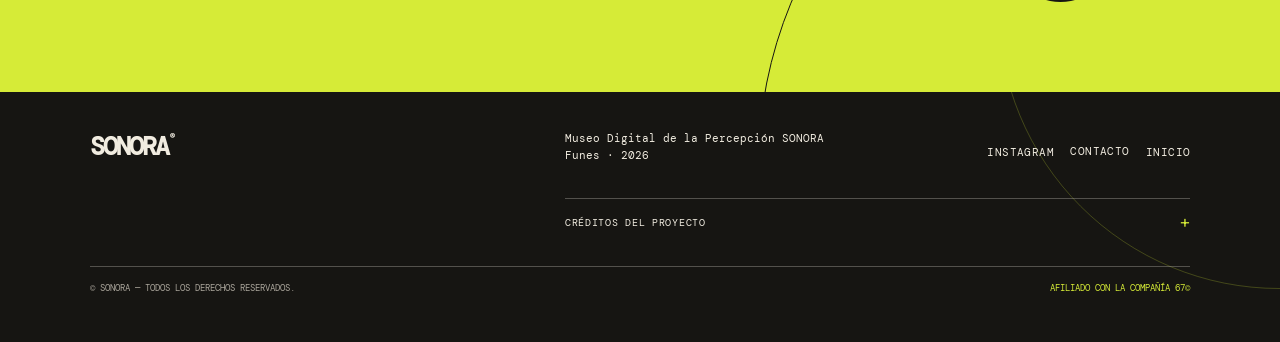
<file: mirada.html>
<!doctype html>
<html lang="es" data-theme="dark">
  <head>
    <meta charset="UTF-8" />
    <meta name="viewport" content="width=device-width, initial-scale=1.0" />
    <meta name="theme-color" content="#151411" />
    <meta name="description" content="La mirada curatorial del Museo Digital de la Percepción Sonora." />
    <title>Nuestra mirada — SONORA</title>
    <link rel="stylesheet" href="styles.css" />
    <link rel="stylesheet" href="enhancements.css" />
    <link rel="stylesheet" href="experience.css" />
    <link rel="stylesheet" href="soundrooms.css" />
    <link rel="stylesheet" href="polish.css" />
    <link rel="stylesheet" href="interactions.css" />
    <link rel="stylesheet" href="refinements.css" />
    <link rel="stylesheet" href="mirada.css" />
  </head>
  <body class="mirada-page simple-page">
    <div class="grain" aria-hidden="true"></div>
    <audio id="ambient-music" loop preload="metadata"><source src="https://upload.wikimedia.org/wikipedia/commons/5/50/Nocturne_Op._9_no._2_in_E_flat_major.mp3" type="audio/mpeg" /></audio>
    <header class="site-header mirada-header">
      <a class="wordmark" href="assets/easter-egg.png" aria-label="SONORA, sorpresa">SONORA<span>®</span></a>
      <button class="menu-toggle" type="button" data-simple-menu aria-expanded="false" aria-controls="navigation"><span></span><span></span><span class="sr-only">Abrir menú</span></button>
      <nav id="navigation" aria-label="Navegación principal"><a href="index.html#museo" aria-current="page">El museo</a><a href="coleccion.html">Colección</a><a href="index.html#experiencia">Experiencia</a><a href="juegos.html">Juegos</a><a href="index.html#visita">Visitar</a></nav>
      <button class="theme-toggle" type="button" data-theme-toggle aria-pressed="true" aria-label="Desactivar modo oscuro"><span aria-hidden="true">◐</span><b>Claro</b></button>
      <button class="ambient-toggle" id="ambient-toggle" type="button" aria-pressed="false"><span class="ambient-icon">♪</span> Ambiente <b>OFF</b></button>
      <a class="header-cta" href="index.html">Volver al museo <span>↗</span></a>
    </header>

    <main>
      <section class="vision-hero">
        <p class="eyebrow">01 / NUESTRA MIRADA</p>
        <h1>Escuchar no es<br /><em>recibir.</em> Es estar.</h1>
        <p class="vision-intro">SONORA trabaja con la escucha como un gesto de atención. Cada pieza propone una pausa: un lugar donde el oído puede volver a relacionar lo íntimo con lo común.</p>
        <div class="vision-sun" aria-hidden="true"><i></i><i></i><i></i><b></b></div>
        <p class="vision-note">MANIFIESTO DE ESCUCHA<br />FUNES · 2026</p>
      </section>

      <section class="principles" aria-labelledby="principles-title">
        <div><span class="section-index">02 / PRINCIPIOS</span><p class="eyebrow">Una ética del oído</p></div>
        <h2 id="principles-title">No venimos a<br /><em>llenar</em> el silencio.</h2>
        <div class="principles-list">
          <article><span>01</span><h3>Atender</h3><p>Antes de interpretar, dejamos que el sonido ocupe su propio tiempo.</p></article>
          <article><span>02</span><h3>Relacionar</h3><p>Un ruido, una voz o un paisaje siempre cargan cuerpos, lugares y recuerdos.</p></article>
          <article><span>03</span><h3>Devolver</h3><p>El archivo no guarda para cerrar: devuelve preguntas a quien escucha.</p></article>
          <article><span>04</span><h3>Compartir</h3><p>La percepción se afina en compañía; ninguna escucha es totalmente individual.</p></article>
        </div>
      </section>

      <section class="method">
        <div class="method-copy"><span class="section-index">03 / MÉTODO</span><p class="eyebrow">Cómo se compone un museo sonoro</p><h2>Una obra no se<br /><em>mira</em> desde afuera.</h2><p>Partimos de sonidos mínimos: un motor, una respiración, una conversación que vuelve. Luego los relacionamos con un cuerpo y un lugar. Finalmente, abrimos un dispositivo para que la escucha continúe en otra persona.</p></div>
        <div class="method-diagram" aria-label="Atender, relacionar, devolver" role="img"><div class="method-ring ring-a"><span>ATENDER</span></div><div class="method-ring ring-b"><span>RELACIONAR</span></div><div class="method-ring ring-c"><span>DEVOLVER</span></div><b>∞</b></div>
      </section>

      <section class="threshold">
        <p class="eyebrow">04 / UMBRAL</p><h2>El museo empieza<br />cuando bajás el <em>volumen del resto.</em></h2><a class="circle-link" href="coleccion.html"><span>Entrar al<br />archivo</span><b>→</b></a>
      </section>
    </main>

    <footer><a class="wordmark" href="index.html">SONORA<span>®</span></a><p>Museo Digital de la Percepción SONORA<br />Funes · 2026</p><div class="footer-links"><a href="https://instagram.com/fran.dubua/" target="_blank" rel="noreferrer">Instagram</a><button class="contact-copy" type="button" data-contact-email="riojinzxc@gmail.com">Contacto</button><a href="index.html">Inicio</a></div><details class="credits"><summary>Créditos del proyecto <span>+</span></summary><dl><div><dt>Director del Proyecto</dt><dd>Dubois Francisco</dd></div><div><dt>Programador Principal</dt><dd>Dubois Francisco</dd></div><div><dt>Desarrollador web</dt><dd>Da Campo Santiago</dd></div><div><dt>Diseñador UX/UI</dt><dd>Da Campo Santiago</dd></div><div><dt>Diseñador gráfico</dt><dd>Da Campo Santiago, Gemini, ChatGPT</dd></div><div><dt>Director creativo</dt><dd>Da Campo Santiago</dd></div><div><dt>Investigación y contenido</dt><dd>Dubois Francisco, ChatGPT</dd></div><div><dt>Edición de audio</dt><dd>Dubois Francisco</dd></div><div><dt>Testing</dt><dd>Da Campo Santiago, Mosto Joaquín</dd></div><div><dt>Agradecimientos</dt><dd>Soledad Lanzini, 4to "B"</dd></div></dl></details><small><span>© SONORA — Todos los derechos reservados.</span><span class="affiliate">Afiliado con la Compañía 67©</span></small></footer>
    <script src="museum-sounds.js"></script>
    <script src="ambient.js"></script>
    <script src="museum-ui.js"></script>
    <script src="achievements.js"></script>
  </body>
</html>
</file>
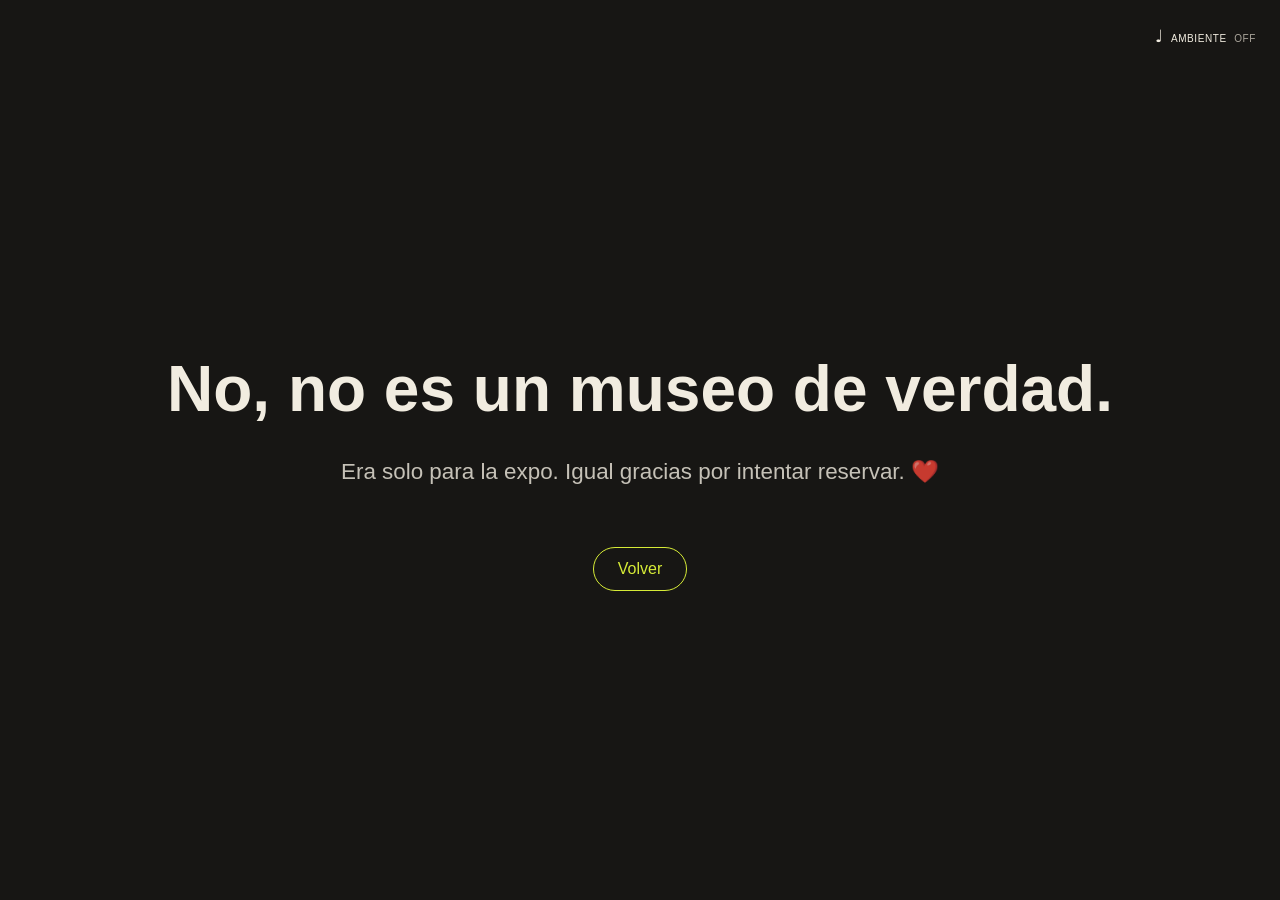
<file: visitar.html>
<!DOCTYPE html>
<html lang="es">
<head>
    <meta charset="UTF-8">
    <meta name="viewport" content="width=device-width, initial-scale=1.0">
    <title>Ups...</title>
    <link rel="stylesheet" href="enhancements.css" />

    <style>
        body{
            margin:0;
            height:100vh;
            display:flex;
            justify-content:center;
            align-items:center;
            flex-direction:column;
            background:#171614;
            color:#f1ece0;
            font-family:Arial, sans-serif;
            text-align:center;
            --mono: Arial, sans-serif;
            --acid:#d6eb37;
        }

        h1{
            font-size:4rem;
            margin-bottom:10px;
        }

        p{
            font-size:1.4rem;
            opacity:.8;
        }

        a{
            margin-top:40px;
            color:#d6eb37;
            text-decoration:none;
            border:1px solid #d6eb37;
            padding:12px 24px;
            border-radius:999px;
        }

        a:hover{
            background:#d6eb37;
            color:#171614;
        }

        .visit-ambient{position:fixed;right:24px;top:20px;color:#f1ece0;z-index:2}
    </style>
</head>
<body>

<audio id="ambient-music" loop preload="metadata"><source src="https://upload.wikimedia.org/wikipedia/commons/5/50/Nocturne_Op._9_no._2_in_E_flat_major.mp3" type="audio/mpeg" /></audio>
<button class="ambient-toggle visit-ambient" id="ambient-toggle" type="button" aria-pressed="false"><span class="ambient-icon">♩</span> Ambiente <b>OFF</b></button>

<h1>No, no es un museo de verdad.</h1>

<p>Era solo para la expo. Igual gracias por intentar reservar. ❤️</p>

<a href="index.html">Volver</a>

<script src="ambient.js"></script>

</body>
</html>
</file>
<file: styles.css>
@import url('https://fonts.googleapis.com/css2?family=DM+Mono&family=DM+Sans:wght@400;500;700&family=Instrument+Serif:ital@0;1&display=swap');

:root{--ink:#161512;--cream:#f1ece0;--paper:#d9d0c0;--acid:#d6eb37;--rust:#c44a29;--red:#b52620;--mono:'DM Mono',monospace;--sans:'DM Sans',sans-serif;--serif:'Instrument Serif',Georgia,serif}*{box-sizing:border-box}html{scroll-behavior:smooth}body{margin:0;background:var(--cream);color:var(--ink);font-family:var(--sans);font-size:16px}.grain{position:fixed;inset:0;z-index:20;pointer-events:none;opacity:.055;background-image:url("data:image/svg+xml,%3Csvg viewBox='0 0 180 180' xmlns='http://www.w3.org/2000/svg'%3E%3Cfilter id='n'%3E%3CfeTurbulence type='fractalNoise' baseFrequency='.95' numOctaves='4' stitchTiles='stitch'/%3E%3C/filter%3E%3Crect width='100%25' height='100%25' filter='url(%23n)' opacity='.9'/%3E%3C/svg%3E")}.site-header{height:78px;padding:0 3.5vw;display:flex;align-items:center;justify-content:space-between;border-bottom:1px solid rgba(22,21,18,.24);position:absolute;left:0;right:0;z-index:4;color:var(--cream)}.wordmark{font-weight:700;letter-spacing:-.08em;font-size:25px;text-decoration:none;color:inherit}.wordmark span{font-family:var(--mono);font-size:8px;vertical-align:top;letter-spacing:0;margin-left:2px}.site-header nav{display:flex;gap:30px}.site-header nav a,.header-cta,footer a{font:11px var(--mono);color:inherit;text-decoration:none;text-transform:uppercase;letter-spacing:.04em}.header-cta{border-bottom:1px solid currentColor;padding-bottom:4px}.header-cta span{font-size:15px;margin-left:5px}.menu-toggle{display:none}.hero{min-height:800px;height:100vh;position:relative;overflow:hidden;background:#171614;color:var(--cream);padding:110px 7vw 38px}.hero-topline{font:10px var(--mono);display:flex;justify-content:space-between;letter-spacing:.08em}.hero-content{position:relative;z-index:2;margin-top:clamp(60px,12vh,150px);max-width:760px}.eyebrow{font:10px var(--mono);text-transform:uppercase;letter-spacing:.1em;margin:0 0 19px}.hero h1,h2{font:clamp(65px,9.4vw,150px)/.77 var(--serif);letter-spacing:-.055em;font-weight:400;margin:0}.hero h1 em,h2 em{font-weight:400}.hero-intro{display:flex;align-items:end;gap:35px;margin:42px 0 0 25%;max-width:480px}.hero-intro p{font-size:14px;line-height:1.45;margin:0;max-width:215px}.circle-link{display:flex;flex:none;width:107px;height:107px;border-radius:50%;background:var(--acid);color:var(--ink);padding:16px;text-decoration:none;justify-content:space-between;flex-direction:column;font:10px/1.2 var(--mono)}.circle-link b{font:23px var(--sans);align-self:flex-end}.hero-art{position:absolute;right:-7vw;bottom:-13vh;width:min(64vw,800px);height:min(64vw,800px)}.sun{background:var(--acid);width:24%;aspect-ratio:1;border-radius:50%;position:absolute;top:5%;left:43%;z-index:1}.arch{position:absolute;border:1px solid rgba(241,236,224,.72);border-bottom:0;border-radius:50% 50% 0 0}.arch-one{width:75%;height:105%;bottom:0;left:11%}.arch-two{width:51%;height:71%;bottom:0;left:23%}.arch-three{width:27%;height:37%;bottom:0;left:35%}.hero-art p{position:absolute;z-index:2;bottom:11%;left:0;font:10px/1.25 var(--mono);letter-spacing:.08em}.scroll-cue{position:absolute;bottom:35px;right:7vw;font:10px var(--mono);letter-spacing:.06em;display:flex;align-items:center;gap:10px}.scroll-cue span{display:block;height:1px;width:48px;background:var(--cream)}.manifesto{padding:150px 7vw;display:grid;grid-template-columns:18% 1fr 250px;gap:5vw;align-items:start}.section-index{font:10px var(--mono);letter-spacing:.08em}.manifesto h2,.collection h2,.lab-copy h2,.visit h2{font-size:clamp(52px,6.7vw,103px);line-height:.8}.large-copy{font-size:19px;line-height:1.45;max-width:575px;margin:52px 0 32px}.text-link{font:11px var(--mono);text-transform:uppercase;color:inherit;letter-spacing:.04em;text-decoration:none;border-bottom:1px solid;padding-bottom:6px}.text-link span{font:17px var(--sans);margin-left:9px}.quote-card{background:var(--rust);color:var(--cream);min-height:355px;padding:27px;position:relative;overflow:hidden}.quote-mark{font:68px/1 var(--serif)}blockquote{font:31px/.93 var(--serif);margin:35px 0 35px}cite{font:9px var(--mono);font-style:normal;text-transform:uppercase}.quote-lines{position:absolute;bottom:-4px;right:-25px;width:180px;height:90px;display:flex;align-items:flex-end;gap:4px;opacity:.75}.quote-lines i{width:1px;background:var(--cream);transform-origin:bottom}.quote-lines i:nth-child(1){height:25%}.quote-lines i:nth-child(2){height:86%}.quote-lines i:nth-child(3){height:48%}.quote-lines i:nth-child(4){height:100%}.quote-lines i:nth-child(5){height:63%}.quote-lines i:nth-child(6){height:87%}.collection{padding:75px 3.5vw 100px;border-top:1px solid var(--ink)}.section-heading{padding:0 3.5vw 65px;display:flex;align-items:end;justify-content:space-between}.section-heading .eyebrow{margin-top:20px;margin-bottom:0}.room-grid{display:grid;grid-template-columns:repeat(4,1fr);border-top:1px solid var(--ink);border-left:1px solid var(--ink)}.room{height:515px;border-right:1px solid var(--ink);border-bottom:1px solid var(--ink);padding:17px;position:relative;overflow:hidden;cursor:pointer;transition:transform .3s ease,box-shadow .3s ease}.room:hover,.room:focus-visible{transform:translateY(-8px);box-shadow:0 12px 0 var(--ink);z-index:1;outline:none}.room-number,.room-type{font:10px var(--mono);position:relative;z-index:1}.room-type{float:right}.room h3{font:45px/.83 var(--serif);letter-spacing:-.04em;position:absolute;z-index:2;left:17px;bottom:62px;margin:0}.room p{font-size:12px;line-height:1.3;position:absolute;left:17px;bottom:19px;margin:0;max-width:160px}.room-arrow{position:absolute;right:18px;bottom:18px;font-size:21px}.room-dark{background:#171614;color:var(--cream)}.room-paper{background:#e5dfd4}.room-red{background:var(--red);color:var(--cream)}.room-line{background:var(--acid)}.room-visual{position:absolute;inset:50px 0 100px}.pulse-visual{display:flex;align-items:center;justify-content:center;gap:10px}.pulse-visual i{display:block;width:1px;background:var(--acid);animation:pulse 1.6s infinite ease-in-out}.pulse-visual i:nth-child(1){height:35%}.pulse-visual i:nth-child(2){height:73%;animation-delay:.2s}.pulse-visual i:nth-child(3){height:100%;animation-delay:.4s}.pulse-visual i:nth-child(4){height:55%;animation-delay:.6s}@keyframes pulse{50%{transform:scaleY(.35)}}.paper-visual span{font:110px var(--serif);position:absolute;left:14%;top:20%;color:rgba(22,21,18,.14)}.paper-visual i{position:absolute;border:1px solid var(--ink);border-radius:50%;width:145px;aspect-ratio:1;left:32%;top:13%}.paper-visual i:nth-of-type(2){width:95px;left:44%;top:27%}.paper-visual i:nth-of-type(3){width:40px;left:57%;top:43%}.ear-visual div{width:150px;height:190px;border-radius:50% 48% 52% 47%;border:34px solid var(--cream);border-left-width:22px;transform:rotate(-27deg);margin:27px auto}.line-visual{display:flex;justify-content:center;align-items:center;gap:9px}.line-visual i{display:block;border:1px solid var(--ink);height:190px;width:35px;border-radius:50%;transform:rotate(34deg)}.line-visual i:nth-child(2){height:120px}.line-visual i:nth-child(3){height:230px}.line-visual i:nth-child(4){height:80px}.line-visual i:nth-child(5){height:160px}.collection-footer{display:flex;justify-content:space-between;padding:25px 3.5vw 0}.collection-footer p{font:11px var(--mono);margin:0}.listening-lab{display:grid;grid-template-columns:1fr 1fr;min-height:720px;background:#25241f;color:var(--cream)}.lab-copy{padding:11vw 9vw}.lab-copy>p:not(.eyebrow):not(.small-note){font-size:15px;line-height:1.45;max-width:340px;margin:42px 0}.small-note{font:10px var(--mono);color:#b5b0a8}.sound-console{background:#121210;padding:25px 9%;display:flex;flex-direction:column;align-items:center;position:relative;overflow:hidden}.console-header{width:100%;font:10px var(--mono);letter-spacing:.04em;display:flex;justify-content:space-between}.console-header span:last-child{color:var(--acid)}.sound-orbit{width:330px;aspect-ratio:1;margin:auto;position:relative}.orbit{position:absolute;border:1px solid rgba(241,236,224,.65);border-radius:50%;left:50%;top:50%;transform:translate(-50%,-50%)}.orbit-a{width:100%;height:46%;animation:spin 13s infinite linear}.orbit-b{height:100%;width:46%;animation:spin 10s infinite reverse linear}.core{width:24%;aspect-ratio:1;border-radius:50%;background:var(--acid);position:absolute;left:38%;top:38%;box-shadow:0 0 35px rgba(214,235,55,.3);transition:transform .2s}.is-playing .core{animation:breathe 1.8s infinite ease-in-out}@keyframes spin{to{transform:translate(-50%,-50%) rotate(360deg)}}@keyframes breathe{50%{transform:scale(1.35)}}.play-button{width:110px;height:110px;border:1px solid var(--cream);border-radius:50%;background:transparent;color:var(--cream);margin:-35px 0 28px;position:relative;z-index:1;cursor:pointer;font:10px var(--mono);text-transform:uppercase;display:flex;flex-direction:column;align-items:center;justify-content:center;gap:7px;transition:.25s}.play-button:hover{background:var(--acid);border-color:var(--acid);color:var(--ink)}.play-icon{font-size:17px}.sound-controls{border-top:1px solid rgba(241,236,224,.4);padding-top:18px;width:100%;display:grid;grid-template-columns:1fr 1.4fr;gap:15px;font:10px var(--mono);text-transform:uppercase}.sound-controls label{display:flex;flex-direction:column;gap:8px}.sound-controls select{appearance:none;background:transparent;color:var(--cream);border:0;border-bottom:1px solid rgba(241,236,224,.6);padding:0 0 7px;font:12px var(--sans)}.sound-controls option{color:var(--ink)}input[type=range]{accent-color:var(--acid);width:100%}output{color:var(--acid);text-transform:none}.waveform{height:22px;width:100%;margin-top:25px;background:repeating-linear-gradient(90deg,transparent 0 7px,var(--acid) 7px 8px,transparent 8px 14px);mask-image:linear-gradient(135deg,transparent 0 5%,#000 5% 15%,transparent 15% 22%,#000 22% 44%,transparent 44% 55%,#000 55% 70%,transparent 70% 80%,#000 80% 100%);opacity:.8}.visit{background:var(--paper);min-height:680px;display:grid;grid-template-columns:45% 1fr}.visit-art{position:relative;overflow:hidden;background:#ded6c7}.ripple{position:absolute;border:1px solid var(--ink);width:130%;aspect-ratio:1;border-radius:50%;left:-65%;top:50%;transform:translateY(-50%)}.r2{width:105%;left:-52.5%}.r3{width:80%;left:-40%}.r4{width:55%;left:-27.5%;background:var(--acid)}.visit-content{padding:10vw 7vw 5vw;display:flex;flex-direction:column;justify-content:space-between}.visit h2{font-size:clamp(64px,7.5vw,116px)}.visit-bottom{display:flex;align-items:end;justify-content:space-between;gap:25px}.visit-bottom p{font-size:14px;line-height:1.4;max-width:220px;margin:0}.button-light{background:var(--ink);color:var(--cream);padding:17px 20px;text-decoration:none;font:10px var(--mono);text-transform:uppercase;white-space:nowrap}.button-light span{font-size:15px;margin-left:12px}footer{min-height:250px;padding:38px 7vw;display:grid;grid-template-columns:1.5fr 1fr 1fr;gap:25px;background:var(--ink);color:var(--cream)}footer p{font:11px/1.5 var(--mono);margin:0}footer>div{display:flex;gap:16px;justify-content:end}footer small{grid-column:1/-1;border-top:1px solid rgba(241,236,224,.28);padding-top:15px;font:9px var(--mono);text-transform:uppercase;color:#aaa59b}.sr-only{position:absolute;width:1px;height:1px;overflow:hidden;clip:rect(0,0,0,0)}
@media(max-width:800px){.site-header{height:65px;padding:0 5vw}.site-header nav,.header-cta{display:none}.menu-toggle{display:flex;width:32px;height:24px;border:0;background:transparent;padding:3px 0;flex-direction:column;justify-content:space-around}.menu-toggle span:not(.sr-only){height:1px;background:var(--cream);width:100%;display:block}.site-header nav.open{display:flex;position:absolute;top:65px;right:0;left:0;background:var(--ink);padding:24px 5vw;flex-direction:column;gap:20px}.hero{min-height:680px;padding:90px 7vw 28px}.hero-content{margin-top:70px}.hero-intro{margin:30px 0 0;gap:22px}.hero-art{width:105vw;right:-40vw;bottom:-3vh}.scroll-cue{display:none}.manifesto{padding:90px 7vw;grid-template-columns:1fr;gap:35px}.quote-card{max-width:350px}.section-heading{padding:0 3.5vw 38px;display:block}.section-heading h2{margin-top:32px}.room-grid{grid-template-columns:1fr 1fr}.room{height:400px}.collection-footer{gap:25px;align-items:start;flex-direction:column}.listening-lab{grid-template-columns:1fr}.lab-copy{padding:90px 9vw 55px}.sound-console{min-height:610px;padding:22px 9%}.visit{grid-template-columns:1fr}.visit-art{height:270px}.ripple{left:-35%;top:100%}.r2{left:-23%}.r3{left:-10%}.r4{left:2%}.visit-content{min-height:540px;padding:70px 7vw 45px}footer{grid-template-columns:1fr 1fr;padding:34px 7vw}footer>div{justify-content:start;flex-direction:column;gap:10px}footer small{grid-column:1/-1}}
@media(max-width:450px){.hero h1{font-size:68px}.hero-intro p{font-size:13px}.circle-link{width:92px;height:92px}.room-grid{grid-template-columns:1fr}.room{height:370px}.room h3{font-size:47px}.visit-bottom{align-items:start;flex-direction:column}.sound-orbit{width:260px}footer{grid-template-columns:1fr}.manifesto h2,.collection h2,.lab-copy h2,.visit h2{font-size:60px}}

/* Página de colección */
.collection-page{background:var(--cream)}.collection-header{position:relative;background:var(--ink)}.archive-hero{background:var(--ink);color:var(--cream);padding:118px 7vw 75px;min-height:540px;position:relative;overflow:hidden}.archive-title-row{display:flex;justify-content:space-between;align-items:end;position:relative;z-index:1}.archive-title-row h1{font:clamp(76px,10vw,154px)/.76 var(--serif);font-weight:400;letter-spacing:-.06em;margin:0}.archive-title-row p{font-size:15px;line-height:1.45;width:265px;margin:0 9% 8px 0}.archive-counter{position:absolute;bottom:33px;z-index:1;font:10px var(--mono);letter-spacing:.08em;text-transform:uppercase}.archive-counter span{color:var(--acid);font-size:25px;margin-right:4px}.archive-line{position:absolute;right:-3vw;bottom:-24vw;width:74vw;height:74vw;border-radius:50%;border:1px solid rgba(241,236,224,.55)}.archive-line i{position:absolute;left:50%;top:50%;width:82%;height:1px;background:var(--acid);transform-origin:left center;opacity:.9}.archive-line i:nth-child(1){transform:rotate(7deg)}.archive-line i:nth-child(2){transform:rotate(43deg)}.archive-line i:nth-child(3){transform:rotate(76deg)}.archive-line i:nth-child(4){transform:rotate(121deg)}.archive-line i:nth-child(5){transform:rotate(160deg)}.archive-line i:nth-child(6){transform:rotate(208deg)}.archive-line i:nth-child(7){transform:rotate(259deg)}.archive-content{padding:70px 7vw 110px}.archive-toolbar{border-bottom:1px solid var(--ink);padding-bottom:23px;margin-bottom:28px;display:flex;justify-content:space-between;align-items:end;gap:25px}.archive-toolbar>p,.filter{font:10px var(--mono);text-transform:uppercase;letter-spacing:.06em}.archive-toolbar>p{margin:0}.filters{display:flex;gap:16px;flex-wrap:wrap;justify-content:end}.filter{background:transparent;border:0;border-bottom:1px solid transparent;padding:0 0 5px;cursor:pointer;color:var(--ink)}.filter span{color:#777;margin-left:3px}.filter:hover,.filter.active{border-bottom-color:var(--ink)}.filter.active span{color:var(--red)}.archive-grid{display:grid;grid-template-columns:repeat(4,1fr);border-top:1px solid var(--ink);border-left:1px solid var(--ink)}.archive-work{height:410px;position:relative;padding:17px;border-right:1px solid var(--ink);border-bottom:1px solid var(--ink);overflow:hidden;display:flex;flex-direction:column;justify-content:space-between;cursor:pointer;transition:transform .25s ease,box-shadow .25s ease}.archive-work:hover,.archive-work:focus-visible{transform:translateY(-7px);box-shadow:0 8px 0 var(--ink);z-index:2;outline:0}.archive-work[hidden]{display:none}.work-meta{font:9px var(--mono);display:flex;justify-content:space-between;position:relative;z-index:1}.archive-work h2{font:42px/.83 var(--serif);letter-spacing:-.04em;margin:0 0 9px}.archive-work p{font-size:11px;line-height:1.32;max-width:180px;margin:0}.work-open{position:absolute;right:16px;bottom:15px;font-size:20px}.work-charcoal{background:#191817;color:var(--cream)}.work-bone{background:#e8e1d6}.work-blue{background:#283553;color:#f1ece0}.work-orange{background:#d15931;color:#191817}.work-acid{background:var(--acid)}.work-rust{background:#a84028;color:var(--cream)}.work-cream{background:#f8f4e9}.work-green{background:#566c47;color:var(--cream)}.archive-work [class^="art-"]{position:absolute;inset:54px 0 110px}.art-bars{display:flex;justify-content:center;align-items:center;gap:8px}.art-bars i{display:block;width:1px;background:var(--acid);height:25%}.art-bars i:nth-child(2){height:75%}.art-bars i:nth-child(3){height:50%}.art-bars i:nth-child(4){height:100%}.art-bars i:nth-child(5){height:62%}.art-circles i{position:absolute;width:115px;aspect-ratio:1;border:1px solid var(--ink);border-radius:50%;left:38%;top:15%}.art-circles i:nth-child(2){width:72px;left:51%;top:34%}.art-circles i:nth-child(3){width:28px;left:68%;top:57%}.art-tide{display:flex;align-items:center;justify-content:center}.art-tide i{position:absolute;width:125%;height:45px;border:1px solid var(--cream);border-radius:50%;transform:rotate(-15deg)}.art-tide i:nth-child(2){width:85%;height:28px;transform:rotate(17deg)}.art-tide i:nth-child(3){width:52%;height:16px;transform:rotate(-26deg)}.art-body{display:flex;justify-content:center;align-items:center}.art-body i{width:92px;height:128px;border:24px solid var(--ink);border-radius:50% 42% 49% 52%;transform:rotate(20deg)}.art-gridline{display:flex;justify-content:center;gap:23px;align-items:center}.art-gridline i{width:1px;height:150px;background:var(--ink);transform:rotate(44deg)}.art-gridline i:nth-child(2){height:90px}.art-gridline i:nth-child(3){height:185px}.art-gridline i:nth-child(4){height:115px}.art-spiral i{position:absolute;left:50%;top:45%;border:1px solid var(--cream);border-radius:50%;transform:translate(-50%,-50%);width:160px;aspect-ratio:1}.art-spiral i:nth-child(2){width:105px}.art-spiral i:nth-child(3){width:50px}.art-steps{display:flex;justify-content:center;align-items:center;gap:12px}.art-steps i{display:block;background:var(--ink);width:18px;height:35px}.art-steps i:nth-child(2){height:80px}.art-steps i:nth-child(3){height:120px}.art-steps i:nth-child(4){height:58px}.art-forest{display:flex;justify-content:center;align-items:center;gap:14px}.art-forest i{display:block;width:1px;background:var(--cream);height:100%;transform:rotate(14deg)}.art-forest i:nth-child(2){height:52%}.art-forest i:nth-child(3){height:80%}.art-forest i:nth-child(4){height:36%}.art-forest i:nth-child(5){height:64%}.archive-note{font:10px var(--mono);text-transform:uppercase;letter-spacing:.06em;margin:28px 0 0}.archive-cta{background:var(--acid);min-height:510px;padding:82px 7vw;position:relative;overflow:hidden}.archive-cta h2{font:clamp(65px,8vw,122px)/.78 var(--serif);letter-spacing:-.06em;font-weight:400;margin:0}.archive-cta .circle-link{position:absolute;right:14vw;bottom:88px;background:var(--ink);color:var(--cream)}
@media(max-width:800px){.archive-hero{min-height:570px;padding:90px 7vw 65px}.archive-title-row{display:block}.archive-title-row p{margin:35px 0 0;width:min(300px,100%)}.archive-line{width:100vw;height:100vw;bottom:-48vw;right:-34vw}.archive-toolbar{align-items:start;flex-direction:column}.filters{justify-content:start}.archive-grid{grid-template-columns:1fr 1fr}.archive-work{height:370px}.archive-cta{min-height:460px}.archive-cta .circle-link{right:8vw;bottom:55px}}
@media(max-width:450px){.archive-hero{min-height:530px}.archive-title-row h1{font-size:68px}.archive-grid{grid-template-columns:1fr}.archive-work{height:350px}.archive-cta h2{font-size:61px}.archive-cta .circle-link{position:relative;right:auto;bottom:auto;margin-top:48px}.filters{gap:11px}.archive-toolbar{margin-bottom:22px}}

/* Movimiento y nuevas exhibiciones */
.hero-art{animation:hero-drift 13s ease-in-out infinite alternate;will-change:transform}.sun{animation:sun-pulse 5.5s ease-in-out infinite;will-change:transform,box-shadow}.arch{will-change:transform}.arch-one{animation:arch-sway 11s ease-in-out infinite}.arch-two{animation:arch-sway 14s -4s ease-in-out infinite reverse}.arch-three{animation:arch-sway 9s -2s ease-in-out infinite}.hero-art p{animation:caption-float 7s ease-in-out infinite}@keyframes hero-drift{from{transform:translate3d(-.5%,1%,0) rotate(-1deg)}to{transform:translate3d(1.5%,-1.5%,0) rotate(1deg)}}@keyframes sun-pulse{0%,100%{transform:scale(1);box-shadow:0 0 0 rgba(214,235,55,0)}50%{transform:scale(1.12);box-shadow:0 0 50px rgba(214,235,55,.22)}}@keyframes arch-sway{0%,100%{transform:translateX(0) scaleY(1)}50%{transform:translateX(10px) scaleY(1.025)}}@keyframes caption-float{50%{transform:translateY(-9px)}}
.sound-orbit{animation:orbital-drift 9s cubic-bezier(.45,.05,.55,.95) infinite alternate;filter:drop-shadow(0 0 18px rgba(214,235,55,.09));will-change:transform}.sound-orbit::before,.sound-orbit::after{content:"";position:absolute;left:50%;top:50%;border-radius:50%;border:1px solid rgba(214,235,55,.42);pointer-events:none}.sound-orbit::before{width:74%;height:20%;transform:translate(-50%,-50%) rotate(32deg);animation:orbit-slant 11s linear infinite}.sound-orbit::after{width:18%;height:92%;transform:translate(-50%,-50%) rotate(-18deg);border-color:rgba(241,236,224,.3);animation:orbit-slant 16s linear infinite reverse}.orbit{backface-visibility:hidden;will-change:transform}.orbit-a{animation-duration:16s}.orbit-b{animation-duration:12s}.core{animation:core-idle 4.2s ease-in-out infinite;will-change:transform,box-shadow}.is-playing .sound-orbit{animation-duration:5.5s}.is-playing .core{animation:breathe 1.35s ease-in-out infinite;box-shadow:0 0 56px rgba(214,235,55,.55)}@keyframes orbital-drift{0%{transform:rotate(-2deg) scale(.96)}55%{transform:rotate(2deg) scale(1.035)}100%{transform:rotate(-1deg) scale(1)}}@keyframes orbit-slant{to{transform:translate(-50%,-50%) rotate(392deg)}}@keyframes core-idle{0%,100%{transform:scale(.92)}50%{transform:scale(1.08)}}
.work-lilac{background:#a79acb}.work-sand{background:#d5bb8b}.work-violet{background:#6c4a87;color:var(--cream)}.work-sky{background:#6c9eb8}.work-pink{background:#e28a93}.work-ink{background:#28303a;color:var(--cream)}.work-yellow{background:#e5c83f}.work-night{background:#11282d;color:var(--cream)}.work-lilac .art-bars i{background:var(--ink)}.work-sky .art-tide i,.work-night .art-forest i{border-color:var(--cream);background-color:var(--cream)}
@media(prefers-reduced-motion:reduce){*,*::before,*::after{animation-duration:.01ms!important;animation-iteration-count:1!important;scroll-behavior:auto!important}}

/* El museo como organismo en movimiento */
.grain{animation:grain-drift .22s steps(2) infinite;background-size:190px 190px}.site-header{backdrop-filter:blur(2px)}.site-header a,.site-header button{transition:opacity .25s ease,transform .25s ease}.site-header nav a:hover,.header-cta:hover{opacity:.6;transform:translateY(-2px)}.circle-link{transition:transform .5s cubic-bezier(.2,.8,.2,1),box-shadow .5s ease}.circle-link:hover{transform:rotate(11deg) scale(1.09);box-shadow:0 0 0 7px rgba(214,235,55,.13)}.circle-link b{transition:transform .35s ease}.circle-link:hover b{transform:translate(5px,-3px)}@keyframes grain-drift{0%{background-position:0 0}25%{background-position:31% 57%}50%{background-position:77% 18%}75%{background-position:13% 83%}100%{background-position:61% 43%}}

.manifesto{position:relative;overflow:hidden}.manifesto::after{content:"";position:absolute;width:500px;height:500px;border:1px solid rgba(22,21,18,.09);border-radius:50%;right:-260px;bottom:-270px;animation:slow-turn 30s linear infinite;pointer-events:none}.manifesto-copy{animation:copy-reveal 1.1s cubic-bezier(.2,.8,.2,1) both}.quote-card{isolation:isolate;transition:transform .5s cubic-bezier(.2,.8,.2,1),box-shadow .5s ease}.quote-card::before{content:"";position:absolute;width:260px;aspect-ratio:1;border-radius:50%;border:1px solid rgba(241,236,224,.36);right:-105px;top:-110px;animation:slow-turn 16s linear infinite;z-index:-1}.quote-card:hover{transform:rotate(-1.5deg) translateY(-8px);box-shadow:10px 10px 0 var(--ink)}.quote-lines i{animation:quote-meter 1.8s ease-in-out infinite alternate}.quote-lines i:nth-child(2){animation-delay:-.7s}.quote-lines i:nth-child(3){animation-delay:-1.4s}.quote-lines i:nth-child(4){animation-delay:-.3s}.quote-lines i:nth-child(5){animation-delay:-1s}.quote-lines i:nth-child(6){animation-delay:-.5s}@keyframes copy-reveal{from{opacity:0;transform:translateY(24px)}to{opacity:1;transform:translateY(0)}}@keyframes slow-turn{to{transform:rotate(360deg)}}@keyframes quote-meter{to{transform:scaleY(.42)}}

.collection{position:relative;overflow:hidden;background:radial-gradient(circle at 15% 15%,rgba(214,235,55,.18),transparent 24%),var(--cream);background-size:180% 180%;animation:collection-light 16s ease-in-out infinite alternate}.section-heading{animation:copy-reveal .9s .15s cubic-bezier(.2,.8,.2,1) both}.room{transform-origin:center bottom}.room::before{content:"";position:absolute;inset:-70%;background:linear-gradient(112deg,transparent 43%,rgba(255,255,255,.18) 50%,transparent 57%);transform:translateX(-46%) rotate(12deg);transition:transform .8s cubic-bezier(.2,.8,.2,1);pointer-events:none}.room:hover::before,.room:focus-visible::before{transform:translateX(48%) rotate(12deg)}.room:nth-child(1){animation:card-arrive .75s .06s both}.room:nth-child(2){animation:card-arrive .75s .13s both}.room:nth-child(3){animation:card-arrive .75s .2s both}.room:nth-child(4){animation:card-arrive .75s .27s both}.room-dark .pulse-visual{animation:visual-breathe 4s ease-in-out infinite}.room-paper .paper-visual span{animation:year-float 6s ease-in-out infinite}.paper-visual i{animation:paper-orbit 12s linear infinite}.paper-visual i:nth-of-type(2){animation-duration:8s;animation-direction:reverse}.paper-visual i:nth-of-type(3){animation-duration:5s}.ear-visual{animation:ear-float 5s ease-in-out infinite}.ear-visual div{animation:ear-turn 8s ease-in-out infinite}.line-visual i{animation:line-sway 4.5s ease-in-out infinite}.line-visual i:nth-child(2){animation-delay:-1.1s}.line-visual i:nth-child(3){animation-delay:-2.2s}.line-visual i:nth-child(4){animation-delay:-3.3s}.line-visual i:nth-child(5){animation-delay:-.6s}.collection-footer{animation:copy-reveal .8s .4s cubic-bezier(.2,.8,.2,1) both}@keyframes collection-light{to{background-position:100% 82%}}@keyframes card-arrive{from{opacity:0;transform:translateY(38px) rotate(.7deg)}to{opacity:1;transform:translateY(0) rotate(0)}}@keyframes visual-breathe{50%{transform:scale(1.07)}}@keyframes year-float{50%{transform:translateY(-18px) rotate(-3deg)}}@keyframes paper-orbit{to{transform:rotate(360deg)}}@keyframes ear-float{50%{transform:translateY(-14px)}}@keyframes ear-turn{0%,100%{transform:rotate(-27deg) scale(1)}50%{transform:rotate(-18deg) scale(1.06)}}@keyframes line-sway{0%,100%{transform:rotate(27deg) translateY(0)}50%{transform:rotate(42deg) translateY(-14px)}}

.listening-lab{position:relative;overflow:hidden;background:linear-gradient(120deg,#25241f,#121210 52%,#2e3022);background-size:180% 180%;animation:lab-tint 13s ease-in-out infinite alternate}.listening-lab::after{content:"";position:absolute;width:620px;aspect-ratio:1;border-radius:50%;border:1px solid rgba(214,235,55,.13);left:-320px;bottom:-360px;animation:slow-turn 28s linear infinite;pointer-events:none}.lab-copy,.sound-console{position:relative;z-index:1}.lab-copy h2{animation:copy-reveal 1s cubic-bezier(.2,.8,.2,1) both}.sound-console::before{content:"";position:absolute;width:90%;aspect-ratio:1;border-radius:50%;background:radial-gradient(circle,rgba(214,235,55,.11),transparent 64%);filter:blur(14px);animation:console-glow 5.5s ease-in-out infinite;pointer-events:none}.console-header,.sound-controls,.waveform{position:relative;z-index:2}.play-button{animation:button-float 3.8s ease-in-out infinite}.play-button:hover{animation-play-state:paused}.is-playing .play-button{animation:button-pulse 1.35s ease-in-out infinite}.is-playing .waveform{animation:wave-slide .55s linear infinite, wave-flicker 1.5s ease-in-out infinite}.sound-controls label{transition:transform .25s ease}.sound-controls label:hover{transform:translateY(-3px)}@keyframes lab-tint{to{background-position:100% 50%}}@keyframes console-glow{50%{transform:scale(1.2);opacity:.7}}@keyframes button-float{50%{transform:translateY(-7px)}}@keyframes button-pulse{50%{transform:scale(1.08);box-shadow:0 0 0 9px rgba(214,235,55,.13)}}@keyframes wave-slide{to{background-position:84px 0}}@keyframes wave-flicker{50%{opacity:.42}}

.visit{overflow:hidden}.visit-art{background:linear-gradient(135deg,#ded6c7,#c6d0ac,#ded6c7);background-size:200% 200%;animation:visit-wash 14s ease-in-out infinite alternate}.ripple{animation:ripple-breathe 8s ease-in-out infinite}.r2{animation-delay:-1.7s}.r3{animation-delay:-3.4s}.r4{animation-delay:-5.1s}.visit-content>div:first-child{animation:copy-reveal .8s both}.visit h2{animation:copy-reveal 1s .12s cubic-bezier(.2,.8,.2,1) both}.visit-bottom{animation:copy-reveal .9s .24s cubic-bezier(.2,.8,.2,1) both}.button-light{transition:transform .3s ease,box-shadow .3s ease}.button-light:hover{transform:translate(-4px,-4px);box-shadow:5px 5px 0 var(--acid)}@keyframes visit-wash{to{background-position:100% 100%}}@keyframes ripple-breathe{0%,100%{transform:translateY(-50%) scale(1)}50%{transform:translateY(-50%) scale(1.08)}}

footer{position:relative;overflow:hidden}footer::before{content:"";position:absolute;width:560px;aspect-ratio:1;border-radius:50%;border:1px solid rgba(214,235,55,.23);right:-280px;top:-365px;animation:slow-turn 25s linear infinite;pointer-events:none}footer .wordmark,footer p,footer>div,footer small{position:relative;z-index:1}footer a{transition:color .25s ease,transform .25s ease}footer>div a:hover{color:var(--acid);transform:translateY(-3px)}

.archive-hero{background:radial-gradient(circle at 76% 22%,#32362a 0,transparent 23%),#171614;background-size:150% 150%;animation:archive-night 16s ease-in-out infinite alternate}.archive-hero .eyebrow,.archive-title-row,.archive-counter{animation:copy-reveal .9s cubic-bezier(.2,.8,.2,1) both}.archive-title-row{animation-delay:.1s}.archive-counter{animation-delay:.2s}.archive-line{animation:archive-compass 48s linear infinite}.archive-toolbar{animation:copy-reveal .75s both}.archive-work{isolation:isolate}.archive-work::before{content:"";position:absolute;width:180%;height:42%;left:-42%;top:25%;background:linear-gradient(90deg,transparent,rgba(255,255,255,.18),transparent);transform:rotate(-35deg) translateX(-90%);transition:transform .85s cubic-bezier(.2,.8,.2,1);z-index:-1}.archive-work:hover::before,.archive-work:focus-visible::before{transform:rotate(-35deg) translateX(105%)}.archive-work:nth-child(4n+1){animation:work-rise .7s .05s both}.archive-work:nth-child(4n+2){animation:work-rise .7s .14s both}.archive-work:nth-child(4n+3){animation:work-rise .7s .23s both}.archive-work:nth-child(4n){animation:work-rise .7s .32s both}.archive-work .art-bars{animation:visual-breathe 4s ease-in-out infinite}.archive-work .art-circles i{animation:archive-circle 8s linear infinite}.archive-work .art-circles i:nth-child(2){animation-direction:reverse;animation-duration:6s}.archive-work .art-circles i:nth-child(3){animation-duration:4s}.archive-work .art-tide i{animation:archive-tide 6s ease-in-out infinite}.archive-work .art-tide i:nth-child(2){animation-delay:-2s}.archive-work .art-tide i:nth-child(3){animation-delay:-4s}.archive-work .art-body i{animation:archive-body 5s ease-in-out infinite}.archive-work .art-gridline i{animation:archive-lines 4s ease-in-out infinite}.archive-work .art-gridline i:nth-child(2){animation-delay:-.7s}.archive-work .art-gridline i:nth-child(3){animation-delay:-1.4s}.archive-work .art-gridline i:nth-child(4){animation-delay:-2.1s}.archive-work .art-spiral{animation:slow-turn 14s linear infinite}.archive-work .art-steps i{animation:step-pulse 1.7s ease-in-out infinite}.archive-work .art-steps i:nth-child(2){animation-delay:-.25s}.archive-work .art-steps i:nth-child(3){animation-delay:-.5s}.archive-work .art-steps i:nth-child(4){animation-delay:-.75s}.archive-work .art-forest i{animation:forest-sway 3.5s ease-in-out infinite}.archive-work .art-forest i:nth-child(2){animation-delay:-.7s}.archive-work .art-forest i:nth-child(3){animation-delay:-1.4s}.archive-work .art-forest i:nth-child(4){animation-delay:-2.1s}.archive-work .art-forest i:nth-child(5){animation-delay:-2.8s}.archive-note{animation:copy-reveal .85s .4s both}.archive-cta{background:linear-gradient(120deg,var(--acid),#e6ef78,var(--acid));background-size:180% 180%;animation:cta-shift 9s ease-in-out infinite alternate}.archive-cta::before{content:"";position:absolute;width:72%;aspect-ratio:1;border-radius:50%;border:1px solid rgba(22,21,18,.5);left:-35%;bottom:-67%;animation:slow-turn 22s linear infinite}.archive-cta h2,.archive-cta .eyebrow{position:relative;z-index:1}.archive-cta .circle-link{animation:button-float 4s ease-in-out infinite}@keyframes archive-night{to{background-position:100% 75%}}@keyframes archive-compass{to{transform:rotate(360deg)}}@keyframes work-rise{from{opacity:0;transform:translateY(30px) scale(.97)}to{opacity:1;transform:translateY(0) scale(1)}}@keyframes archive-circle{to{transform:rotate(360deg)}}@keyframes archive-tide{50%{transform:rotate(15deg) scaleX(.85)}}@keyframes archive-body{50%{transform:rotate(28deg) scale(1.1)}}@keyframes archive-lines{50%{transform:rotate(50deg) translateY(-10px)}}@keyframes step-pulse{50%{transform:translateY(-15px) scaleY(.65)}}@keyframes forest-sway{50%{transform:rotate(-7deg) translateY(-9px)}}@keyframes cta-shift{to{background-position:100% 90%}}
</file>
<file: enhancements.css>
/* Controles y sala sonora adicional */
.ambient-toggle{background:transparent;border:0;color:inherit;font:10px var(--mono);text-transform:uppercase;letter-spacing:.06em;cursor:pointer;padding:6px 0;white-space:nowrap}.ambient-toggle b{font:inherit;margin-left:4px;color:#aaa59b}.ambient-toggle .ambient-icon{font-size:17px;display:inline-block;margin-right:4px;transition:transform .4s ease}.ambient-toggle:hover .ambient-icon,.ambient-toggle.is-on .ambient-icon{transform:rotate(-12deg) scale(1.25)}.ambient-toggle.is-on{color:var(--acid)}.ambient-toggle.is-on b{color:inherit}.ambient-toggle.is-on .ambient-icon{animation:note-sway 1.8s ease-in-out infinite}@keyframes note-sway{50%{transform:rotate(11deg) translateY(-3px)}}
.resonance-hall{display:grid;grid-template-columns:1fr 1fr;min-height:730px;background:#d9d0c0;color:var(--ink);position:relative;overflow:hidden}.resonance-copy{padding:11vw 9vw;position:relative;z-index:2}.resonance-copy h2{font:clamp(60px,7vw,108px)/.78 var(--serif);letter-spacing:-.06em;font-weight:400;margin:0}.resonance-copy>p:not(.eyebrow):not(.small-note){font-size:15px;line-height:1.45;max-width:340px;margin:42px 0}.resonance-console{--resonance-intensity:.55;background:#18242a;color:var(--cream);padding:25px 9%;display:flex;flex-direction:column;align-items:center;position:relative;overflow:hidden}.resonance-console::before{content:"";position:absolute;width:90%;aspect-ratio:1;border-radius:50%;background:radial-gradient(circle,rgba(118,198,210,var(--resonance-intensity)),transparent 64%);filter:blur(8px);animation:console-glow 7s ease-in-out infinite;pointer-events:none}.resonance-header{position:relative;z-index:3;width:100%;font:10px var(--mono);letter-spacing:.04em;display:flex;justify-content:space-between}.resonance-header span:last-child{color:#9dd9e0}.resonance-space{width:355px;aspect-ratio:1;margin:auto;position:relative;z-index:2}.resonance-space::before{content:"";position:absolute;inset:16%;border:1px solid rgba(241,236,224,.22);border-radius:50%;animation:slow-turn 17s linear infinite}.resonance-pad{position:absolute;border:1px solid rgba(241,236,224,.72);border-radius:50%;background:rgba(241,236,224,.04);color:var(--cream);cursor:pointer;font:9px var(--mono);letter-spacing:.06em;transition:transform .35s cubic-bezier(.2,.8,.2,1),background .35s ease,box-shadow .35s ease;display:grid;place-items:center;z-index:2}.resonance-pad:hover,.resonance-pad:focus-visible,.resonance-pad.is-active{transform:scale(1.22);outline:0;background:var(--acid);color:var(--ink);box-shadow:0 0 0 8px rgba(214,235,55,.12),0 0 40px rgba(214,235,55,.36)}.pad-one{width:112px;aspect-ratio:1;left:2%;bottom:23%;background:#b26b49}.pad-two{width:71px;aspect-ratio:1;right:9%;top:13%;background:#8fc5cd;color:var(--ink)}.pad-three{width:93px;aspect-ratio:1;right:13%;bottom:15%;background:#375e69}.pad-four{width:52px;aspect-ratio:1;left:35%;top:12%;background:#d6eb37;color:var(--ink)}.resonance-ring{position:absolute;border:1px solid rgba(157,217,224,.55);border-radius:50%;left:50%;top:50%;transform:translate(-50%,-50%);pointer-events:none;animation:resonance-orbit 13s linear infinite}.ring-one{width:100%;height:42%}.ring-two{width:48%;height:100%;animation-duration:18s;animation-direction:reverse}.is-resonating .ring-one{animation:resonance-burst 1s ease-out}.is-resonating .ring-two{animation:resonance-burst 1s .08s ease-out}.resonance-controls{position:relative;z-index:3;border-top:1px solid rgba(241,236,224,.4);padding-top:18px;width:100%;display:grid;grid-template-columns:1fr auto;gap:22px;align-items:end;font:10px var(--mono);text-transform:uppercase}.resonance-controls label{display:flex;flex-direction:column;gap:8px}.resonance-controls button{border:1px solid rgba(241,236,224,.65);background:transparent;color:var(--cream);font:9px var(--mono);text-transform:uppercase;padding:10px;cursor:pointer;transition:background .25s ease,color .25s ease}.resonance-controls button:hover{background:var(--cream);color:var(--ink)}@keyframes resonance-orbit{to{transform:translate(-50%,-50%) rotate(360deg)}}@keyframes resonance-burst{0%{transform:translate(-50%,-50%) scale(1);opacity:1}100%{transform:translate(-50%,-50%) scale(1.45);opacity:0}}
@media(max-width:980px){.site-header{gap:14px}.site-header nav{gap:17px}.ambient-toggle{font-size:9px}.resonance-hall{grid-template-columns:1fr}.resonance-copy{padding:90px 9vw 55px}.resonance-console{min-height:610px;padding:22px 9%}}@media(max-width:800px){.ambient-toggle{margin-left:auto}.header-cta{display:none}.site-header nav.open~.ambient-toggle{visibility:hidden}.resonance-space{width:min(78vw,355px)}}@media(max-width:450px){.ambient-toggle{font-size:0}.ambient-toggle b{font-size:9px}.ambient-toggle .ambient-icon{font-size:19px;margin-right:0}.resonance-console{min-height:560px}.resonance-space{width:285px}.resonance-controls{grid-template-columns:1fr}.resonance-copy h2{font-size:60px}.pad-one{width:95px}.pad-three{width:78px}}
</file>
<file: experience.css>
/* Navegación cinética */
.site-header{transition:transform .42s cubic-bezier(.2,.8,.2,1),background .42s ease,box-shadow .42s ease}.site-header .header-cta{background:transparent;border:0;cursor:pointer}.site-header.is-sticky{position:fixed!important;top:0;background:rgba(22,21,18,.92);box-shadow:0 8px 24px rgba(0,0,0,.16);transform:translateY(-115%);backdrop-filter:blur(14px)}.site-header.is-sticky.is-revealed{transform:translateY(0)}.scroll-cue{transition:opacity .35s ease,transform .35s ease}.scroll-cue.is-hidden{opacity:0;transform:translateY(12px);pointer-events:none}

/* Sala cuatro: una comunidad de silencios */
.line-visual{gap:8px}.line-visual i:nth-child(6){height:145px;width:23px;animation-delay:-2.8s}.line-visual i:nth-child(7){height:63px;width:18px;animation-delay:-1.8s}.line-visual i:nth-child(8){height:205px;width:28px;animation-delay:-.3s}.line-visual i:nth-child(9){height:107px;width:20px;animation-delay:-2.5s}.room-line .line-visual{animation:line-field 9s ease-in-out infinite}.room-line::after{content:"";position:absolute;width:180%;height:180%;border-radius:50%;border:1px solid rgba(22,21,18,.15);left:-40%;top:-40%;animation:slow-turn 25s linear infinite;pointer-events:none}.room-line:hover .line-visual{animation-duration:3.5s}.room-line:hover .line-visual i{animation-duration:1.6s}@keyframes line-field{50%{transform:scale(1.08) rotate(-4deg)}}

/* Partitura de contacto */
.resonance-score{position:relative;z-index:3;width:100%;border-top:1px solid rgba(241,236,224,.22);padding:13px 0 3px;display:flex;align-items:center;justify-content:space-between;gap:18px;font:9px var(--mono);letter-spacing:.06em}.score-label{opacity:.7}.score-notes{height:32px;display:flex;align-items:end;gap:7px}.score-notes i{font-style:normal;display:grid;place-items:center;width:19px;height:19px;border:1px solid rgba(241,236,224,.28);border-radius:50%;opacity:.45;transition:transform .35s cubic-bezier(.2,.8,.2,1),background .35s ease,color .35s ease,opacity .35s ease}.score-notes i.is-note{opacity:1;background:var(--acid);border-color:var(--acid);color:var(--ink);transform:translateY(-8px) scale(1.12);box-shadow:0 0 18px rgba(214,235,55,.48)}.resonance-console.is-resonating .resonance-space::after{content:"";position:absolute;inset:0;border:1px solid rgba(214,235,55,.6);border-radius:50%;animation:space-wave 1.1s ease-out both}.resonance-pad span{pointer-events:none}.resonance-pad::before{content:"";position:absolute;inset:7px;border:1px solid rgba(255,255,255,.18);border-radius:inherit;opacity:.6}.resonance-pad:hover::before{animation:slow-turn 2.4s linear infinite}@keyframes space-wave{to{transform:scale(1.4);opacity:0}}

/* Fonoteca */
.phonotheque{padding:105px 7vw 90px;background:#151411;color:var(--cream);position:relative;overflow:hidden}.phonotheque::before{content:"";position:absolute;width:900px;aspect-ratio:1;border-radius:50%;border:1px solid rgba(241,236,224,.11);right:-360px;top:-520px;animation:slow-turn 40s linear infinite}.phonotheque-heading{display:flex;justify-content:space-between;align-items:end;gap:30px;position:relative;z-index:1;margin-bottom:65px}.phonotheque-heading h2{font:clamp(55px,7.4vw,112px)/.78 var(--serif);letter-spacing:-.06em;font-weight:400;margin:0}.phonotheque-heading .eyebrow{margin:20px 0 0}.phonotheque-grid{display:grid;grid-template-columns:repeat(3,1fr);position:relative;z-index:1;border-top:1px solid rgba(241,236,224,.6);border-left:1px solid rgba(241,236,224,.6)}.track-card{min-height:430px;padding:18px;border:0;border-right:1px solid rgba(241,236,224,.6);border-bottom:1px solid rgba(241,236,224,.6);background:transparent;color:var(--cream);position:relative;text-align:left;cursor:pointer;overflow:hidden;transition:background .45s ease,color .45s ease,transform .45s cubic-bezier(.2,.8,.2,1)}.track-card:hover,.track-card:focus-visible,.track-card.is-selected{background:var(--acid);color:var(--ink);transform:translateY(-9px);outline:0}.track-card>span,.track-card>b{font:9px var(--mono);letter-spacing:.06em}.track-card>b{position:absolute;left:18px;bottom:18px;opacity:0;transform:translateY(10px);transition:.35s ease}.track-card:hover>b,.track-card.is-selected>b{opacity:1;transform:translateY(0)}.track-card h3{font:48px/.83 var(--serif);letter-spacing:-.05em;margin:0;position:absolute;left:18px;bottom:67px}.track-card p{font-size:11px;line-height:1.35;margin:0;max-width:185px;position:absolute;left:18px;bottom:31px;transition:transform .35s ease}.track-card:hover p,.track-card.is-selected p{transform:translateY(-20px)}.track-glyph{position:absolute;inset:68px 0 130px;display:flex;align-items:center;justify-content:center;gap:10px}.track-glyph i{display:block;width:1px;background:currentColor}.nocturne-glyph i{height:75%;animation:music-bar 1.7s ease-in-out infinite}.nocturne-glyph i:nth-child(2){height:35%;animation-delay:-.5s}.nocturne-glyph i:nth-child(3){height:100%;animation-delay:-1s}.gymnopedie-glyph i{width:100px;aspect-ratio:1;border:1px solid currentColor;border-radius:50%;background:transparent;animation:gym-circle 10s linear infinite}.gymnopedie-glyph i:nth-child(2){width:58px;animation-duration:7s;animation-direction:reverse}.gymnopedie-glyph i:nth-child(3){width:20px;animation-duration:4s}.moonlight-glyph i{width:45px;height:160px;border:1px solid currentColor;border-radius:50%;background:transparent;transform:rotate(42deg);animation:moon-orbit 7s ease-in-out infinite}.moonlight-glyph i:nth-child(2){height:90px;animation-delay:-1.5s}.moonlight-glyph i:nth-child(3){height:205px;animation-delay:-3s}.track-card.is-selected .track-glyph{filter:drop-shadow(0 0 14px rgba(22,21,18,.35))}.phonotheque-note{font:10px var(--mono);letter-spacing:.06em;text-transform:uppercase;position:relative;z-index:1;margin:28px 0 0;color:#aaa59b}@keyframes music-bar{50%{transform:scaleY(.35)}}@keyframes gym-circle{to{transform:rotate(360deg)}}@keyframes moon-orbit{50%{transform:rotate(58deg) translateY(-10px)}}

/* Acceso de visita */
.paywall-open{border:0;cursor:pointer}.visit-paywall{max-width:760px;width:calc(100% - 36px);padding:58px;background:var(--ink);color:var(--cream);border:1px solid rgba(241,236,224,.7);box-shadow:16px 16px 0 var(--acid)}.visit-paywall::backdrop{background:rgba(17,16,14,.75);backdrop-filter:blur(6px)}.visit-paywall h2{font:clamp(47px,6vw,85px)/.79 var(--serif);letter-spacing:-.055em;font-weight:400;margin:0 0 30px}.visit-paywall>p:not(.eyebrow){font-size:16px;line-height:1.45;max-width:510px}.paywall-close{position:absolute;right:18px;top:12px;background:transparent;border:0;color:var(--cream);font-size:29px;cursor:pointer}.paywall-price{display:flex;justify-content:space-between;align-items:end;border-top:1px solid rgba(241,236,224,.42);padding-top:18px;margin-top:36px;font:10px var(--mono);letter-spacing:.06em}.paywall-price strong{font:42px var(--serif);font-weight:400;letter-spacing:-.04em}.paywall-buy{display:block;margin-top:18px;padding:16px 18px;background:var(--acid);color:var(--ink);font:10px var(--mono);text-transform:uppercase;text-decoration:none;text-align:center;letter-spacing:.06em;transition:transform .25s ease,box-shadow .25s ease}.paywall-buy:hover{transform:translate(-4px,-4px);box-shadow:5px 5px 0 var(--cream)}.visit-paywall small{display:block;margin-top:16px;font:9px var(--mono);color:#aaa59b}
@media(max-width:800px){.phonotheque{padding:80px 7vw}.phonotheque-heading{display:block}.phonotheque-heading h2{margin-top:35px}.phonotheque-grid{grid-template-columns:1fr}.track-card{min-height:340px}.track-glyph{inset:45px 0 105px}.track-card h3{font-size:50px}.track-card>b{opacity:1;transform:none}.track-card p{bottom:27px}.track-card:hover p,.track-card.is-selected p{transform:none}.visit-paywall{padding:46px 28px}.score-label{display:none}}@media(max-width:450px){.resonance-score{gap:8px}.score-notes{gap:4px}.score-notes i{width:16px;height:16px}.phonotheque-heading h2{font-size:59px}.track-card{min-height:330px}.track-card h3{font-size:47px}.paywall-price{align-items:start;flex-direction:column;gap:9px}}
</file>
<file: soundrooms.css>
/* Sala cuatro: instrumento, cuerpos y jurador */
.silence-studio{display:grid;grid-template-columns:1fr 1fr;min-height:730px;background:#bfc7b8;color:var(--ink);position:relative;overflow:hidden}.silence-studio::before{content:"";position:absolute;width:790px;aspect-ratio:1;border-radius:50%;border:1px solid rgba(22,21,18,.14);left:-405px;top:-250px;animation:slow-turn 36s linear infinite}.silence-copy{padding:11vw 9vw;position:relative;z-index:2}.silence-copy h2{font:clamp(60px,7vw,108px)/.78 var(--serif);letter-spacing:-.06em;font-weight:400;margin:0}.silence-copy>p:not(.eyebrow){font-size:15px;line-height:1.46;max-width:410px;margin:39px 0}.jurador-note{border-left:1px solid var(--ink);padding:3px 0 3px 16px;max-width:400px}.jurador-note>span{font:10px var(--mono);letter-spacing:.08em}.jurador-note p{font:13px/1.4 var(--sans);margin:10px 0 0}.silence-console{background:#211d27;color:var(--cream);padding:25px 8%;display:flex;flex-direction:column;position:relative;overflow:hidden}.silence-console::before,.silence-console::after{content:"";position:absolute;border-radius:50%;pointer-events:none}.silence-console::before{width:570px;aspect-ratio:1;border:1px solid rgba(194,150,224,.34);right:-320px;top:-190px;animation:slow-turn 28s linear infinite}.silence-console::after{width:430px;aspect-ratio:1;background:radial-gradient(circle,rgba(149,93,189,.28),transparent 65%);right:-130px;bottom:-180px;animation:console-glow 6s ease-in-out infinite}.silence-header{position:relative;z-index:3;display:flex;justify-content:space-between;font:10px var(--mono);letter-spacing:.05em}.silence-header span:last-child{color:#d8b8f1}.silence-notes{position:relative;z-index:2;display:grid;grid-template-columns:repeat(3,1fr);gap:10px;margin:auto 0 28px}.silence-note{height:88px;border:1px solid rgba(241,236,224,.7);background:rgba(241,236,224,.035);color:var(--cream);font:21px var(--serif);cursor:pointer;transition:transform .24s cubic-bezier(.2,.8,.2,1),background .24s ease,color .24s ease,box-shadow .24s ease}.silence-note:nth-child(2n){transform:translateY(15px)}.silence-note:hover,.silence-note:focus-visible,.silence-note.is-active{background:#d8b8f1;color:#211d27;outline:0;transform:translateY(-5px) scale(1.04);box-shadow:0 0 0 5px rgba(216,184,241,.12),0 0 28px rgba(216,184,241,.3)}.silence-note:nth-child(2n):hover,.silence-note:nth-child(2n):focus-visible,.silence-note:nth-child(2n).is-active{transform:translateY(7px) scale(1.04)}.silence-controls{position:relative;z-index:3;border-top:1px solid rgba(241,236,224,.42);padding-top:18px;display:grid;grid-template-columns:1fr 1fr 1fr;gap:14px;font:9px var(--mono);letter-spacing:.04em;text-transform:uppercase}.silence-controls label{display:flex;flex-direction:column;gap:8px}.silence-controls select{background:transparent;color:var(--cream);border:0;border-bottom:1px solid rgba(241,236,224,.6);padding:0 0 7px;font:12px var(--sans)}.silence-controls option{color:var(--ink)}.silence-controls output{color:#d8b8f1;text-transform:none}.silence-console input[type=range]{accent-color:#d8b8f1}

/* Archivo afectivo: grabaciones reales */
.emotion-archive{background:#e6ded1;padding:100px 7vw;position:relative;overflow:hidden}.emotion-archive::before{content:"";position:absolute;width:570px;aspect-ratio:1;border:1px solid rgba(22,21,18,.12);border-radius:50%;right:-270px;top:-150px;animation:slow-turn 29s linear infinite}.emotion-heading{position:relative;z-index:1;display:grid;grid-template-columns:1fr 1.4fr 1fr;align-items:end;gap:35px;margin-bottom:62px}.emotion-heading .eyebrow{margin:20px 0 0}.emotion-heading h2{font:clamp(59px,7.4vw,110px)/.78 var(--serif);letter-spacing:-.06em;font-weight:400;margin:0}.emotion-heading>p{font-size:14px;line-height:1.42;margin:0;max-width:240px}.emotion-grid{display:grid;grid-template-columns:repeat(4,1fr);border-top:1px solid var(--ink);border-left:1px solid var(--ink);position:relative;z-index:1}.emotion-card{height:395px;border:0;border-right:1px solid var(--ink);border-bottom:1px solid var(--ink);padding:17px;position:relative;text-align:left;color:var(--ink);cursor:pointer;overflow:hidden;transition:transform .35s cubic-bezier(.2,.8,.2,1),box-shadow .35s ease}.emotion-card:hover,.emotion-card:focus-visible,.emotion-card.is-playing{transform:translateY(-8px);box-shadow:0 10px 0 var(--ink);outline:0;z-index:1}.emotion-card>span,.emotion-card>b{font:9px var(--mono);letter-spacing:.06em}.emotion-card h3{font:50px/.82 var(--serif);letter-spacing:-.05em;position:absolute;left:17px;bottom:62px;margin:0}.emotion-card p{font-size:11px;line-height:1.34;max-width:170px;position:absolute;left:17px;bottom:18px;margin:0}.emotion-card>b{position:absolute;right:16px;bottom:17px;opacity:0;transition:opacity .2s ease}.emotion-card:hover>b,.emotion-card.is-playing>b{opacity:1}.emotion-mark{position:absolute;left:0;right:0;top:63px;bottom:110px;display:grid;place-items:center;font:150px/.8 var(--serif);transition:transform .7s ease}.emotion-card:hover .emotion-mark,.emotion-card.is-playing .emotion-mark{transform:scale(1.18) rotate(12deg)}.emotion-fear{background:#263343;color:var(--cream)}.emotion-joy{background:var(--acid)}.emotion-sad{background:#9eb0bb}.emotion-calm{background:#c1b793}.emotion-status,.emotion-credit{position:relative;z-index:1;font:10px var(--mono);letter-spacing:.06em;margin:26px 0 0}.emotion-status{color:#b52620}.emotion-credit{color:#726c63;margin-top:10px}

/* Pie institucional */
footer small{display:flex;justify-content:space-between;gap:20px}.affiliate{white-space:nowrap;color:var(--acid)}
@media(max-width:900px){.silence-studio{grid-template-columns:1fr}.silence-copy{padding:90px 9vw 55px}.silence-console{min-height:610px;padding:22px 9%}.emotion-heading{grid-template-columns:1fr 1fr}.emotion-heading>p{grid-column:2}.emotion-grid{grid-template-columns:1fr 1fr}.emotion-card{height:360px}}@media(max-width:550px){.silence-console{min-height:600px}.silence-notes{gap:6px}.silence-note{height:68px;font-size:18px}.silence-controls{grid-template-columns:1fr}.silence-copy h2{font-size:60px}.emotion-archive{padding:78px 7vw}.emotion-heading{display:block}.emotion-heading h2{font-size:61px;margin-top:35px}.emotion-heading>p{margin-top:28px}.emotion-grid{grid-template-columns:1fr}.emotion-card{height:330px}footer small{align-items:start;flex-direction:column;gap:9px}}
</file>
<file: polish.css>
/* Navegación: se muestra sólo tras una intención clara de subir. */
.site-header{will-change:transform,opacity}
.site-header.is-sticky{left:0;right:0;width:100%;visibility:hidden;opacity:0;pointer-events:none;transform:translateY(-120%)}
.site-header.is-sticky.is-revealed{visibility:visible;opacity:1;pointer-events:auto;transform:translateY(0)}
.collection-page.has-sticky-header main{padding-top:var(--sticky-header-height,78px)}

/* Sala 04: una partitura visual más cálida y profunda. */
.silence-studio{background:radial-gradient(circle at 18% 14%,rgba(245,240,211,.72) 0 2px,transparent 3px),radial-gradient(circle at 75% 82%,rgba(77,105,84,.2),transparent 33%),linear-gradient(118deg,#ccd1be 0%,#aab9ad 50%,#9ea9a2 100%)}
.silence-studio::after{content:"";position:absolute;inset:0;pointer-events:none;opacity:.32;background-image:linear-gradient(90deg,transparent 0 49.9%,rgba(22,21,18,.12) 50% 50.1%,transparent 50.2%),repeating-linear-gradient(0deg,transparent 0 34px,rgba(22,21,18,.05) 35px 36px);mask-image:linear-gradient(90deg,#000,transparent 68%)}
.silence-copy{isolation:isolate}
.silence-copy::before{content:"";position:absolute;z-index:-1;width:310px;aspect-ratio:1;right:6%;top:8%;border:1px solid rgba(22,21,18,.16);border-radius:50%;box-shadow:0 0 0 30px rgba(241,236,224,.12),0 0 0 62px rgba(22,21,18,.035);animation:studio-pulse 12s ease-in-out infinite}
.silence-copy h2 em{color:#384c3d}
.jurador-note{margin-top:45px;padding:14px 0 14px 18px;background:linear-gradient(90deg,rgba(241,236,224,.45),transparent);border-left:2px solid #384c3d}
.jurador-note>span{color:#384c3d}
.silence-console{background:radial-gradient(circle at 72% 36%,rgba(146,105,192,.32),transparent 32%),radial-gradient(circle at 14% 86%,rgba(63,183,165,.19),transparent 36%),linear-gradient(145deg,#171a26,#21182c 54%,#2b1934)}
.silence-console::before{width:670px;right:-350px;top:-225px;border-color:rgba(223,196,249,.45);box-shadow:0 0 0 47px rgba(223,196,249,.05),0 0 0 107px rgba(223,196,249,.035)}
.silence-console::after{width:520px;right:-190px;bottom:-260px;background:radial-gradient(circle,rgba(122,72,175,.42),transparent 68%)}
.silence-header{padding-bottom:14px;border-bottom:1px solid rgba(241,236,224,.16)}
.silence-notes{grid-template-columns:repeat(3,minmax(0,1fr));gap:13px;perspective:900px}
.silence-note{height:94px;position:relative;overflow:hidden;border-color:rgba(241,236,224,.4);border-radius:2px;background:linear-gradient(145deg,rgba(255,255,255,.11),rgba(255,255,255,.018));box-shadow:inset 0 1px 0 rgba(255,255,255,.1),0 12px 25px rgba(0,0,0,.15);text-shadow:0 1px 10px rgba(255,255,255,.2)}
.silence-note::after{content:"";position:absolute;width:115%;height:1px;left:-8%;top:50%;background:rgba(241,236,224,.22);transform:rotate(-28deg) translateX(-120%);transition:transform .65s cubic-bezier(.2,.8,.2,1)}
.silence-note:nth-child(3n+1){border-radius:48% 3px 3px 3px}.silence-note:nth-child(3n){border-radius:3px 48% 3px 3px}.silence-note:nth-child(2n){transform:translateY(14px) rotate(1deg)}
.silence-note:nth-child(3n){transform:translateY(-5px) rotate(-1deg)}
.silence-note:hover::after,.silence-note:focus-visible::after,.silence-note.is-active::after{transform:rotate(-28deg) translateX(120%)}
.silence-note:hover,.silence-note:focus-visible,.silence-note.is-active{background:linear-gradient(145deg,#f1d9ff,#c9b7f0);box-shadow:0 0 0 5px rgba(216,184,241,.1),0 0 38px rgba(216,184,241,.46),0 15px 26px rgba(0,0,0,.22)}
.silence-note:nth-child(2n):hover,.silence-note:nth-child(2n):focus-visible,.silence-note:nth-child(2n).is-active{transform:translateY(2px) scale(1.04) rotate(1deg)}
.silence-note:nth-child(3n):hover,.silence-note:nth-child(3n):focus-visible,.silence-note:nth-child(3n).is-active{transform:translateY(-12px) scale(1.04) rotate(-1deg)}
.silence-controls{padding:21px 16px 4px;border:1px solid rgba(241,236,224,.22);background:rgba(6,7,13,.24);backdrop-filter:blur(8px)}
.silence-controls select{cursor:pointer}.silence-console input[type=range]{cursor:ew-resize}
@keyframes studio-pulse{0%,100%{transform:scale(.96) rotate(0deg);opacity:.58}50%{transform:scale(1.07) rotate(9deg);opacity:1}}

/* Créditos institucionales. */
footer .credits{grid-column:2/-1;position:relative;z-index:1;align-self:start;border-top:1px solid rgba(241,236,224,.28);padding-top:14px;color:#c5c0b6}
.credits summary{display:flex;align-items:center;justify-content:space-between;gap:18px;list-style:none;cursor:pointer;font:10px var(--mono);letter-spacing:.07em;text-transform:uppercase;color:var(--cream)}
.credits summary::-webkit-details-marker{display:none}.credits summary span{font:18px/1 var(--sans);transition:transform .28s ease;color:var(--acid)}
.credits[open] summary span{transform:rotate(45deg)}
.credits dl{display:grid;grid-template-columns:repeat(2,minmax(0,1fr));gap:0 26px;margin:18px 0 0;border-top:1px solid rgba(241,236,224,.14)}
.credits dl div{display:grid;grid-template-columns:minmax(0,1fr) minmax(0,1.25fr);gap:9px;padding:10px 0;border-bottom:1px solid rgba(241,236,224,.11)}
.credits dt,.credits dd{margin:0;font:9px/1.4 var(--mono);letter-spacing:.025em}.credits dt{text-transform:uppercase;color:#8f8a80}.credits dd{color:var(--cream)}
@media(max-width:800px){.collection-page.has-sticky-header main{padding-top:var(--sticky-header-height,65px)}footer .credits{grid-column:1/-1}.credits dl{grid-template-columns:1fr}.silence-copy::before{right:-12%;opacity:.7}.silence-notes{gap:9px}}
@media(max-width:550px){.silence-note{height:74px}.silence-controls{padding:17px 13px}.credits dl div{grid-template-columns:1fr;gap:3px}.credits dd{font-size:10px}.silence-copy::before{width:220px;top:3%}}
@media(prefers-reduced-motion:reduce){.silence-copy::before{animation:none}.site-header{transition:none}.silence-note::after{transition:none}}
</file>
<file: interactions.css>
/* Controles de cabecera y pie */
.theme-toggle{border:0;background:transparent;color:inherit;cursor:pointer;font:10px var(--mono);letter-spacing:.06em;text-transform:uppercase;white-space:nowrap;padding:6px 0;display:inline-flex;align-items:center;gap:6px}.theme-toggle span{font:18px/1 var(--sans);transition:transform .35s ease}.theme-toggle:hover span,.theme-toggle[aria-pressed="true"] span{transform:rotate(-25deg) scale(1.1)}.theme-toggle:focus-visible{outline:1px solid currentColor;outline-offset:5px}footer .contact-copy{border:0;background:transparent;color:inherit;cursor:pointer;font:11px var(--mono);letter-spacing:.04em;text-transform:uppercase;padding:0;text-align:left;transition:color .25s ease,transform .25s ease}footer .contact-copy:hover,footer .contact-copy.is-copied{color:var(--acid);transform:translateY(-3px)}footer .contact-copy:focus-visible{outline:1px solid var(--acid);outline-offset:4px}

/* Modo oscuro */
html[data-theme="dark"]{color-scheme:dark}html[data-theme="dark"] body,html[data-theme="dark"] .collection-page{background:#101210;color:#eee9df}html[data-theme="dark"] .manifesto{background:#181a17;color:#eee9df}html[data-theme="dark"] .manifesto .large-copy,html[data-theme="dark"] .manifesto h2{color:#eee9df}html[data-theme="dark"] .collection{background:radial-gradient(circle at 14% 13%,rgba(214,235,55,.13),transparent 26%),#151814;color:#eee9df;border-color:rgba(241,236,224,.52)}html[data-theme="dark"] .collection h2,html[data-theme="dark"] .collection-footer,html[data-theme="dark"] .collection-footer a{color:#eee9df}html[data-theme="dark"] .room-grid{border-color:rgba(241,236,224,.55)}html[data-theme="dark"] .room{border-color:rgba(241,236,224,.55)}html[data-theme="dark"] .room-paper{background:#273039;color:#f3efe6}html[data-theme="dark"] .room-paper .paper-visual span{color:rgba(241,236,224,.2)}html[data-theme="dark"] .room-paper .paper-visual i{border-color:#f3efe6}html[data-theme="dark"] .room-line{background:#b7c833;color:#15170f}html[data-theme="dark"] .silence-studio{background:radial-gradient(circle at 16% 12%,rgba(199,238,143,.16),transparent 32%),linear-gradient(135deg,#28362f,#1d2826);color:#f0eee6}html[data-theme="dark"] .silence-studio::after{opacity:.18}html[data-theme="dark"] .silence-copy h2 em,html[data-theme="dark"] .jurador-note>span{color:#d6eb37}html[data-theme="dark"] .jurador-note{border-color:#d6eb37;background:linear-gradient(90deg,rgba(214,235,55,.1),transparent)}html[data-theme="dark"] .resonance-hall{background:#24383b;color:#edf0e9}html[data-theme="dark"] .resonance-copy h2,html[data-theme="dark"] .resonance-copy p{color:#edf0e9}html[data-theme="dark"] .visit{background:#252724;color:#f0eee6}html[data-theme="dark"] .visit-art{background:#1d2926}html[data-theme="dark"] .visit h2,html[data-theme="dark"] .visit-bottom p{color:#f0eee6}html[data-theme="dark"] .archive-content{background:#101210;color:#eee9df}html[data-theme="dark"] .archive-toolbar{border-color:rgba(241,236,224,.55)}html[data-theme="dark"] .archive-toolbar>p,html[data-theme="dark"] .filter,html[data-theme="dark"] .archive-note{color:#eee9df}html[data-theme="dark"] .filter.active,html[data-theme="dark"] .filter:hover{border-color:#eee9df}html[data-theme="dark"] .emotion-archive{background:#1b2529;color:#edf0e9}html[data-theme="dark"] .emotion-heading h2,html[data-theme="dark"] .emotion-heading>p,html[data-theme="dark"] .emotion-status{color:#edf0e9}html[data-theme="dark"] .emotion-grid{border-color:#edf0e9}html[data-theme="dark"] .emotion-card{border-color:#edf0e9}html[data-theme="dark"] .theme-toggle{color:var(--acid)}

/* Interacciones ocultas */
.secret-room{width:min(760px,calc(100% - 34px));padding:58px 7vw 45px;border:1px solid var(--cream);background:#171a1a;color:var(--cream);box-shadow:13px 13px 0 var(--acid);overflow:hidden}.secret-room::before{content:"";position:absolute;width:690px;aspect-ratio:1;border:1px solid rgba(214,235,55,.24);border-radius:50%;right:-330px;top:-410px;animation:secret-turn 25s linear infinite}.secret-room::backdrop{background:rgba(8,10,10,.78);backdrop-filter:blur(8px)}.secret-room .eyebrow{color:var(--acid);position:relative;z-index:1}.secret-room h2{position:relative;z-index:1;font:clamp(55px,7vw,100px)/.79 var(--serif);letter-spacing:-.06em;font-weight:400;margin:0}.secret-room>p:not(.eyebrow){position:relative;z-index:1;max-width:340px;font-size:14px;line-height:1.48;margin:26px 0 0}.secret-close{position:absolute;right:17px;top:13px;z-index:3;border:0;background:transparent;color:var(--cream);font-size:28px;cursor:pointer}.secret-close:focus-visible{outline:1px solid var(--acid);outline-offset:4px}.secret-orbit{width:260px;aspect-ratio:1;position:absolute;right:3vw;bottom:-44px;z-index:1}.secret-orbit i{position:absolute;left:50%;top:50%;border:1px solid rgba(241,236,224,.7);border-radius:50%;transform:translate(-50%,-50%) rotate(24deg);animation:secret-turn 13s linear infinite}.secret-orbit i:nth-child(1){width:100%;height:31%}.secret-orbit i:nth-child(2){width:34%;height:100%;animation-duration:18s;animation-direction:reverse}.secret-orbit i:nth-child(3){width:56%;height:56%;animation-duration:8s}.secret-orbit b{position:absolute;width:28px;aspect-ratio:1;border-radius:50%;background:var(--acid);left:45%;top:45%;box-shadow:0 0 28px rgba(214,235,55,.65);animation:secret-core 2.8s ease-in-out infinite}@keyframes secret-turn{to{transform:rotate(360deg)}}@keyframes secret-core{50%{transform:scale(1.5);box-shadow:0 0 55px rgba(214,235,55,.9)}}
.konami-toast{position:fixed;z-index:70;left:50%;top:24px;transform:translate(-50%,-18px);margin:0;padding:11px 16px;background:var(--acid);color:var(--ink);font:10px var(--mono);letter-spacing:.05em;text-transform:uppercase;box-shadow:5px 5px 0 var(--ink);animation:toast-in .38s cubic-bezier(.2,.8,.2,1) both,toast-out .4s ease 3.7s both}@keyframes toast-in{to{transform:translate(-50%,0)}}@keyframes toast-out{to{opacity:0;transform:translate(-50%,-14px)}}body.konami-mode::after{content:"";position:fixed;z-index:30;inset:0;pointer-events:none;background:repeating-linear-gradient(90deg,rgba(214,235,55,.16) 0 1px,transparent 1px 38px),repeating-linear-gradient(0deg,rgba(214,235,55,.1) 0 1px,transparent 1px 38px);mix-blend-mode:screen;animation:konami-grid 2.3s linear infinite}body.konami-mode .grain{opacity:.16}body.konami-mode .hero-art,body.konami-mode .archive-line{filter:hue-rotate(110deg) saturate(1.45);animation:konami-float 1.6s ease-in-out infinite}@keyframes konami-grid{to{background-position:38px 0,0 38px}}@keyframes konami-float{50%{transform:translateY(-14px) rotate(2deg)}}
@media(max-width:980px){.theme-toggle{font-size:9px}.site-header{gap:12px}}@media(max-width:800px){.theme-toggle{margin-left:auto}.ambient-toggle{margin-left:0!important}.secret-room{padding:50px 8vw 160px}.secret-orbit{right:50%;transform:translateX(50%);bottom:-82px}}@media(max-width:530px){.theme-toggle b{display:none}.theme-toggle span{font-size:21px}.secret-room h2{font-size:57px}.secret-room{box-shadow:7px 7px 0 var(--acid)}}@media(prefers-reduced-motion:reduce){.theme-toggle span{transition:none}.secret-room::before,.secret-orbit i,.secret-orbit b,body.konami-mode::after,body.konami-mode .hero-art,body.konami-mode .archive-line,.konami-toast{animation:none}}
</file>
<file: refinements.css>
/* Guía de escucha minimizable y pie alineado */
footer .footer-links{align-items:center}footer .contact-copy{display:inline-flex;align-items:center;line-height:1;min-height:14px;margin:0}

/* Sala cinco: un espacio vivo entre las resonancias. */
.resonance-console{background:radial-gradient(circle at 21% 18%,rgba(96,208,215,.19),transparent 28%),radial-gradient(circle at 80% 76%,rgba(140,119,222,.24),transparent 36%),linear-gradient(138deg,#12202b 0%,#152a32 46%,#242044 100%)}.resonance-console::after{content:"";position:absolute;inset:0;pointer-events:none;background-image:radial-gradient(circle at 16% 22%,rgba(241,236,224,.78) 0 1px,transparent 1.7px),radial-gradient(circle at 76% 13%,rgba(214,235,55,.8) 0 1px,transparent 1.8px),radial-gradient(circle at 89% 65%,rgba(152,215,224,.72) 0 1px,transparent 1.6px),radial-gradient(circle at 32% 82%,rgba(241,236,224,.55) 0 1px,transparent 1.5px);background-size:230px 210px,310px 290px,180px 230px,270px 190px;opacity:.52;animation:star-shift 19s linear infinite}.resonance-header,.resonance-space,.resonance-score,.resonance-controls{z-index:3}.resonance-space{filter:drop-shadow(0 15px 25px rgba(0,0,0,.24));animation:resonance-drift 8s ease-in-out infinite}.resonance-space::after{content:"";position:absolute;inset:3%;border-radius:50%;pointer-events:none;background:conic-gradient(from 10deg,transparent 0 13%,rgba(157,217,224,.24) 14% 15%,transparent 16% 48%,rgba(214,235,55,.27) 49% 50%,transparent 51% 82%,rgba(157,217,224,.2) 83% 84%,transparent 85%);mask:radial-gradient(transparent 0 48%,#000 49% 50%,transparent 51%);animation:resonance-scan 12s linear infinite}.resonance-pad{box-shadow:0 10px 22px rgba(0,0,0,.2);animation:pad-aura 4.8s ease-in-out infinite}.resonance-pad::after{content:"";position:absolute;inset:-11px;border:1px solid currentColor;border-radius:50%;opacity:.15;transform:scale(.82);animation:pad-ring 3.6s ease-out infinite}.resonance-pad:nth-of-type(2){animation-delay:-1.2s}.resonance-pad:nth-of-type(3){animation-delay:-2.4s}.resonance-pad:nth-of-type(4){animation-delay:-3.6s}.resonance-pad.is-active::after{opacity:.72;animation-duration:1s}.resonance-console.is-resonating .resonance-space{animation:resonance-impact .8s cubic-bezier(.2,.8,.2,1) both}.resonance-console.is-resonating::after{opacity:.95}.resonance-ring{filter:drop-shadow(0 0 8px rgba(157,217,224,.28))}@keyframes star-shift{to{background-position:230px -210px,-310px 290px,180px 230px,-270px -190px}}@keyframes resonance-drift{0%,100%{transform:translate3d(0,0,0) rotate(0)}50%{transform:translate3d(0,-12px,0) rotate(2deg)}}@keyframes resonance-scan{to{transform:rotate(360deg)}}@keyframes pad-aura{50%{filter:brightness(1.18);box-shadow:0 0 0 8px rgba(157,217,224,.04),0 15px 28px rgba(0,0,0,.3)}}@keyframes pad-ring{to{transform:scale(1.32);opacity:0}}@keyframes resonance-impact{50%{transform:scale(1.04) rotate(-1deg)}}

/* Fonoteca: el texto nunca invade el título al activar una obra. */
.track-card h3{bottom:96px}.track-card p,.track-card:hover p,.track-card.is-selected p{bottom:46px;transform:none}.track-card:hover p,.track-card.is-selected p{transform:none}

/* Las cuatro formas de oír abren una obra vinculada. */
.room-detail{width:min(730px,calc(100% - 34px));padding:53px 7vw 42px;background:#181a18;color:var(--cream);border:1px solid var(--cream);box-shadow:11px 11px 0 var(--acid)}.room-detail::backdrop{background:rgba(10,12,12,.78);backdrop-filter:blur(7px)}.room-detail .eyebrow{color:var(--acid);margin-bottom:25px}.room-detail h2{font:clamp(57px,7vw,100px)/.78 var(--serif);letter-spacing:-.06em;font-weight:400;margin:0}.room-detail>p:not(.eyebrow){font-size:15px;line-height:1.45;max-width:360px;margin:27px 0 35px}.room-detail-close{position:absolute;right:16px;top:10px;border:0;background:transparent;color:var(--cream);font:29px var(--sans);cursor:pointer}.room-detail-close:focus-visible{outline:1px solid var(--acid);outline-offset:4px}.room-detail-actions{display:flex;flex-wrap:wrap;gap:10px}.room-detail-actions button,.room-detail-actions a{border:1px solid var(--acid);background:var(--acid);color:var(--ink);font:10px var(--mono);text-transform:uppercase;letter-spacing:.05em;padding:13px 15px;cursor:pointer;text-decoration:none;transition:transform .2s ease,box-shadow .2s ease}.room-detail-actions a{background:transparent;color:var(--cream);border-color:rgba(241,236,224,.7)}.room-detail-actions button:hover,.room-detail-actions a:hover{transform:translate(-3px,-3px);box-shadow:4px 4px 0 var(--cream)}

/* Secuencia Konami ampliada. */
.konami-stage{position:fixed;z-index:55;left:50%;bottom:5.5vh;transform:translateX(-50%);width:min(510px,calc(100vw - 38px));padding:16px 20px;background:rgba(12,16,18,.94);color:var(--cream);border:1px solid rgba(214,235,55,.8);box-shadow:7px 7px 0 rgba(214,235,55,.56);text-align:center;pointer-events:none;animation:konami-stage-in .6s cubic-bezier(.2,.8,.2,1) both,konami-stage-out .5s ease 9.7s both}.konami-stage>span,.konami-stage>b{font:9px var(--mono);letter-spacing:.1em}.konami-stage>span{color:var(--acid)}.konami-stage>b{display:block;margin-top:9px;font-weight:400}.konami-stage>div{height:42px;display:flex;justify-content:center;gap:8px;align-items:center;margin:9px 0}.konami-stage i{display:block;width:2px;height:24%;background:var(--acid);box-shadow:0 0 13px var(--acid);animation:konami-bars 1.05s ease-in-out infinite}.konami-stage i:nth-child(2){height:70%;animation-delay:-.14s}.konami-stage i:nth-child(3){height:100%;animation-delay:-.55s}.konami-stage i:nth-child(4){height:43%;animation-delay:-.33s}.konami-stage i:nth-child(5){height:82%;animation-delay:-.7s}.konami-stage i:nth-child(6){height:56%;animation-delay:-.25s}.konami-stage i:nth-child(7){height:34%;animation-delay:-.83s}.room.is-konami-lit,.archive-work.is-konami-lit{z-index:8!important;transform:translateY(-11px) scale(1.025)!important;box-shadow:0 0 0 2px var(--acid),0 0 48px rgba(214,235,55,.55)!important;filter:hue-rotate(75deg) saturate(1.22)}@keyframes konami-stage-in{from{opacity:0;transform:translate(-50%,28px)}}@keyframes konami-stage-out{to{opacity:0;transform:translate(-50%,-18px)}}@keyframes konami-bars{50%{transform:scaleY(.25)}}

.resonance-console::after{z-index:0}.simple-page.has-sticky-header main{padding-top:var(--sticky-header-height,78px)}
@media(max-width:800px){footer .footer-links{align-items:flex-start}.track-card h3{bottom:92px}.track-card p,.track-card:hover p,.track-card.is-selected p{bottom:44px}.room-detail{padding:46px 8vw 36px}.resonance-space{animation-duration:10s}.simple-page.has-sticky-header main{padding-top:var(--sticky-header-height,65px)}}@media(max-width:530px){.room-detail h2{font-size:58px}.room-detail-actions{display:grid;grid-template-columns:1fr}.room-detail-actions button,.room-detail-actions a{text-align:center}.konami-stage{bottom:18px}.track-card h3{bottom:89px}.track-card p,.track-card:hover p,.track-card.is-selected p{bottom:42px}}@media(prefers-reduced-motion:reduce){.resonance-console::after,.resonance-space,.resonance-space::after,.resonance-pad,.resonance-pad::after,.konami-stage,.konami-stage i{animation:none}}

/* Colecci\u00f3n: el texto conserva aire y cada obra revela su acceso con suavidad. */
.room h3{max-width:calc(100% - 43px);font-size:clamp(34px,3.15vw,48px);line-height:.82;bottom:78px;text-wrap:balance}.room p{max-width:calc(100% - 58px);bottom:20px}.room-arrow{z-index:3;display:inline-flex;align-items:center;gap:7px;font-size:21px}.room-arrow::after{content:"abrir";font:8px var(--mono);letter-spacing:.08em;text-transform:uppercase;opacity:0;transform:translateX(-5px);transition:opacity .22s ease,transform .22s ease}.room:hover .room-arrow::after,.room:focus-visible .room-arrow::after{opacity:1;transform:translateX(0)}
@media (min-width:801px) and (max-width:1240px){.room-grid{grid-template-columns:repeat(2,1fr)}.room{height:450px}.room h3{font-size:clamp(39px,4.3vw,55px)}}
@media (max-width:450px){.room h3{font-size:46px;bottom:76px}.room p{max-width:calc(100% - 72px)}}

/* Un hilo de progreso acompa\u00f1a el recorrido sin competir con las salas. */
.scroll-progress{position:fixed;z-index:45;top:0;left:0;right:0;height:2px;background:rgba(241,236,224,.16);pointer-events:none}.scroll-progress span{display:block;width:100%;height:100%;background:var(--acid);box-shadow:0 0 12px rgba(214,235,55,.62);transform:scaleX(0);transform-origin:left center;transition:transform .12s linear}

/* Umbral de eco: una sala para percibir el sonido como distancia, materia y retorno. */
.echo-chamber{display:grid;grid-template-columns:minmax(0,.9fr) minmax(0,1.1fr);min-height:760px;background:#0d1725;color:var(--cream);position:relative;overflow:hidden}.echo-copy{padding:11vw 8vw 9vw;position:relative;z-index:2;background:linear-gradient(145deg,#101c2c 0%,#111727 72%,#0c1420 100%)}.echo-copy::before{content:"";position:absolute;width:440px;aspect-ratio:1;border-radius:50%;border:1px solid rgba(200,232,255,.16);left:-225px;bottom:-180px;box-shadow:0 0 0 55px rgba(101,162,208,.025),0 0 0 130px rgba(101,162,208,.025);animation:echo-compass 24s linear infinite}.echo-copy .eyebrow{margin:20px 0 0;color:#9ac5e8}.echo-copy h2{font:clamp(60px,7.1vw,108px)/.76 var(--serif);letter-spacing:-.06em;font-weight:400;margin:0}.echo-copy h2 em{color:#b6e2ff}.echo-copy>p:not(.eyebrow){max-width:405px;font-size:15px;line-height:1.5;margin:42px 0 48px}.echo-legend{position:relative;z-index:1;display:flex;flex-wrap:wrap;gap:17px;font:9px var(--mono);letter-spacing:.07em;color:#aabdd0}.echo-legend span{display:inline-flex;align-items:center;gap:7px}.echo-legend i{display:block;width:7px;height:7px;border-radius:50%;background:#f3dd82;box-shadow:0 0 12px rgba(243,221,130,.75)}.echo-legend span:nth-child(2) i{background:#9ed8ff;box-shadow:0 0 12px rgba(158,216,255,.75)}.echo-legend span:nth-child(3) i{background:#dc8df0;box-shadow:0 0 12px rgba(220,141,240,.75)}
.echo-games-link{position:relative;z-index:2;display:inline-flex;align-items:center;gap:12px;margin-top:28px;padding:12px 14px;border:1px solid rgba(182,226,255,.7);color:#eff8ff;text-decoration:none;font:9px var(--mono);letter-spacing:.065em;transition:background .25s ease,color .25s ease,transform .25s ease,box-shadow .25s ease}.echo-games-link b{font:17px var(--sans);font-weight:400}.echo-games-link:hover{background:#b6e2ff;color:#142131;transform:translate(-4px,-4px);box-shadow:5px 5px 0 #d6eb37}
.echo-stage{--echo-distance:1.18;--echo-reverb:.69;--echo-x:50%;--echo-y:47%;position:relative;isolation:isolate;overflow:hidden;min-height:760px;padding:26px 8% 29px;background:radial-gradient(circle at var(--echo-x) var(--echo-y),rgba(144,219,255,calc(var(--echo-reverb) * .27)),transparent 16%),radial-gradient(circle at 79% 77%,rgba(175,104,212,.27),transparent 40%),linear-gradient(148deg,#132c46 0%,#15253a 52%,#221b42 100%);transition:background .45s ease}.echo-stage::before{content:"";position:absolute;z-index:-1;inset:-12%;background:repeating-radial-gradient(ellipse at 65% 74%,transparent 0 27px,rgba(185,229,255,.075) 28px 29px,transparent 30px 49px);transform:rotate(-9deg);animation:echo-topography 28s linear infinite}.echo-stage::after{content:"";position:absolute;z-index:-1;inset:0;opacity:.42;pointer-events:none;background-image:linear-gradient(120deg,transparent 0 47%,rgba(255,255,255,.08) 47.1% 47.25%,transparent 47.35%),radial-gradient(circle at 15% 22%,#d6eb37 0 1px,transparent 1.7px),radial-gradient(circle at 83% 17%,#f1ece0 0 1px,transparent 1.6px),radial-gradient(circle at 84% 69%,#94d8ff 0 1px,transparent 1.8px);background-size:auto,170px 190px,280px 250px,230px 210px}.echo-haze{position:absolute;inset:0;pointer-events:none;z-index:0}.echo-haze i{position:absolute;width:3px;border-radius:999px;background:linear-gradient(to bottom,transparent,rgba(209,237,255,.82),transparent);box-shadow:0 0 11px rgba(185,229,255,.52);animation:echo-rain 7s linear infinite}.echo-haze i:nth-child(1){height:95px;left:9%;top:-5%;animation-delay:-4.3s}.echo-haze i:nth-child(2){height:145px;left:26%;top:19%;animation-delay:-1.8s}.echo-haze i:nth-child(3){height:65px;left:64%;top:2%;animation-delay:-5.1s}.echo-haze i:nth-child(4){height:115px;left:83%;top:27%;animation-delay:-3.2s}.echo-haze i:nth-child(5){height:78px;left:48%;top:50%;animation-delay:-6.1s}.echo-haze i:nth-child(6){height:132px;left:93%;top:55%;animation-delay:-.8s}.echo-topline{position:relative;z-index:3;display:flex;justify-content:space-between;gap:16px;font:9px var(--mono);letter-spacing:.06em}.echo-topline span:last-child{color:#b7e5ff;text-align:right}.echo-field{position:absolute;inset:0;pointer-events:none}.echo-orbit{position:absolute;left:50%;top:49%;width:210px;aspect-ratio:1;border-radius:50%;border:1px solid rgba(211,238,255,.58);transform:translate(-50%,-50%) scale(var(--echo-distance));opacity:calc(.35 + var(--echo-reverb) * .38);box-shadow:0 0 28px rgba(149,218,255,.12),inset 0 0 32px rgba(149,218,255,.07);animation:echo-breathe 7s ease-in-out infinite}.orbit-two{width:360px;border-color:rgba(219,147,246,.42);animation-delay:-2.2s}.orbit-three{width:535px;border-color:rgba(243,221,130,.29);animation-delay:-4.5s}.echo-horizon{position:absolute;left:-8%;right:-8%;bottom:26%;height:1px;background:linear-gradient(90deg,transparent,rgba(214,235,55,.86),rgba(194,222,255,.58),transparent);box-shadow:0 0 18px rgba(214,235,55,.42);transform:rotate(-4deg)}.echo-glint{position:absolute;left:var(--echo-x);top:var(--echo-y);width:72px;aspect-ratio:1;border-radius:50%;transform:translate(-50%,-50%);background:radial-gradient(circle,rgba(247,241,205,.96) 0 3%,rgba(164,221,255,.55) 4% 10%,transparent 56%);filter:blur(.2px);transition:left .18s ease-out,top .18s ease-out}.echo-pulse{position:absolute;z-index:4;left:50%;top:49%;width:142px;aspect-ratio:1;border-radius:50%;border:1px solid rgba(247,241,205,.85);transform:translate(-50%,-50%);display:grid;place-items:center;overflow:visible;background:radial-gradient(circle at 35% 32%,#fbf5d4,#eacb84 43%,#bd805e 100%);color:#182133;cursor:pointer;font:10px/1.3 var(--mono);letter-spacing:.07em;box-shadow:0 0 0 14px rgba(243,221,130,.06),0 0 65px rgba(243,221,130,.28);transition:transform .35s cubic-bezier(.2,.8,.2,1),box-shadow .35s ease,filter .35s ease;animation:echo-source 5.8s ease-in-out infinite}.echo-pulse span{position:relative;z-index:2}.echo-pulse i{position:absolute;inset:-16px;border-radius:50%;border:1px solid rgba(243,221,130,.75);opacity:.68;animation:echo-ring 2.6s ease-out infinite}.echo-pulse:hover,.echo-pulse:focus-visible{outline:0;transform:translate(-50%,-50%) scale(1.11);filter:brightness(1.12);box-shadow:0 0 0 22px rgba(243,221,130,.09),0 0 88px rgba(243,221,130,.58)}.echo-readout{position:absolute;z-index:3;left:8%;right:8%;bottom:143px;display:flex;justify-content:space-between;align-items:center;font:9px var(--mono);letter-spacing:.075em;color:#b8ccdc}.echo-readout b{font-weight:400;color:#f3dd82}.echo-readout span:nth-child(2){font:clamp(24px,3vw,41px)/1 var(--serif);color:var(--cream);letter-spacing:-.04em}.echo-controls{position:absolute;z-index:3;left:8%;right:8%;bottom:28px;border-top:1px solid rgba(241,236,224,.31);padding-top:17px;display:grid;grid-template-columns:1fr 1fr;gap:18px;font:9px var(--mono);text-transform:uppercase;letter-spacing:.05em}.echo-controls label{display:grid;grid-template-columns:auto 1fr auto;align-items:center;gap:10px}.echo-controls input{min-width:0;accent-color:#f3dd82;cursor:ew-resize}.echo-controls output{color:#b7e5ff;white-space:nowrap;text-transform:none}.echo-stage.is-echoing .echo-orbit{animation:echo-outward 2.05s cubic-bezier(.14,.7,.2,1) both}.echo-stage.is-echoing .orbit-two{animation-delay:.16s}.echo-stage.is-echoing .orbit-three{animation-delay:.32s}.echo-stage.is-echoing .echo-pulse{animation:echo-strike .85s cubic-bezier(.2,.8,.2,1) both}.echo-stage.is-echoing .echo-horizon{animation:echo-horizon-flash 1.8s ease-out both}.echo-stage.is-echoing .echo-glint{animation:echo-glint-hit 1.5s ease-out both}@keyframes echo-compass{to{transform:rotate(360deg)}}@keyframes echo-topography{to{background-position:0 0,0 76px}}@keyframes echo-rain{to{transform:translateY(760px);opacity:0}}@keyframes echo-breathe{0%,100%{transform:translate(-50%,-50%) scale(calc(var(--echo-distance) * .96));opacity:calc(.26 + var(--echo-reverb) * .36)}50%{transform:translate(-50%,-50%) scale(calc(var(--echo-distance) * 1.04));opacity:calc(.42 + var(--echo-reverb) * .45)}}@keyframes echo-source{50%{filter:brightness(1.13);box-shadow:0 0 0 22px rgba(243,221,130,.09),0 0 84px rgba(243,221,130,.4)}}@keyframes echo-ring{to{transform:scale(1.9);opacity:0}}@keyframes echo-outward{0%{transform:translate(-50%,-50%) scale(calc(var(--echo-distance) * .35));opacity:.82}100%{transform:translate(-50%,-50%) scale(calc(var(--echo-distance) * 1.75));opacity:0}}@keyframes echo-strike{50%{transform:translate(-50%,-50%) scale(1.22);filter:brightness(1.45)}}@keyframes echo-horizon-flash{40%{opacity:1;box-shadow:0 0 35px rgba(214,235,55,.9)}100%{opacity:.28}}@keyframes echo-glint-hit{50%{transform:translate(-50%,-50%) scale(2.2);filter:brightness(1.7)}100%{transform:translate(-50%,-50%) scale(.8);opacity:.45}}

/* Nuevos fragmentos del Archivo SONORA. */
.work-echo{background:linear-gradient(142deg,#141c31,#223961);color:#f0efe7}.work-aurora{background:linear-gradient(155deg,#7c395c,#e18479 55%,#f3d9a2);color:#291a28}.work-cochlea{background:radial-gradient(circle at 42% 30%,#e7f1ee 0 4%,transparent 4.4%),linear-gradient(145deg,#b4d0c7,#49766f 60%,#204044);color:#112525}.work-rain{background:linear-gradient(145deg,#142438,#2c5774 60%,#86b4c4);color:#edf5f2}.art-echo,.art-aurora,.art-cochlea,.art-rain{display:flex;align-items:center;justify-content:center}.art-echo i{position:absolute;width:40px;aspect-ratio:1;border:1px solid currentColor;border-radius:50%;opacity:.86;animation:archive-echo 4.6s ease-out infinite}.art-echo i:nth-child(2){width:105px;animation-delay:-1.15s}.art-echo i:nth-child(3){width:180px;animation-delay:-2.3s}.art-echo i:nth-child(4){width:260px;animation-delay:-3.45s}.art-aurora{overflow:hidden;align-items:flex-end;gap:10px}.art-aurora i{display:block;width:29%;height:115%;border-radius:50% 50% 0 0;background:linear-gradient(to top,rgba(52,40,93,.5),rgba(248,221,161,.95));filter:blur(1px);transform:rotate(-16deg) translateY(35%);animation:aurora-wave 5.2s ease-in-out infinite}.art-aurora i:nth-child(2){height:87%;transform:rotate(13deg) translateY(32%);animation-delay:-1.7s}.art-aurora i:nth-child(3){height:127%;transform:rotate(-4deg) translateY(42%);animation-delay:-3.1s}.art-cochlea{position:relative}.art-cochlea i{position:absolute;border:1px solid currentColor;border-radius:50%;width:175px;aspect-ratio:1;left:50%;top:48%;transform:translate(-50%,-50%);animation:cochlea-turn 13s linear infinite}.art-cochlea i:nth-child(2){width:125px}.art-cochlea i:nth-child(3){width:72px}.art-cochlea i:nth-child(4){width:21px;background:currentColor}.art-rain{align-items:flex-start;justify-content:space-evenly}.art-rain i{display:block;width:1px;height:100%;background:linear-gradient(to bottom,transparent,rgba(237,245,242,.92),transparent);transform:rotate(12deg);animation:archive-rain 2.3s ease-in infinite}.art-rain i:nth-child(2){height:64%;animation-delay:-.8s}.art-rain i:nth-child(3){height:87%;animation-delay:-1.6s}.art-rain i:nth-child(4){height:43%;animation-delay:-.25s}.art-rain i:nth-child(5){height:76%;animation-delay:-1.2s}.art-rain i:nth-child(6){height:55%;animation-delay:-1.9s}@keyframes archive-echo{0%{transform:scale(.2);opacity:.92}100%{transform:scale(1.3);opacity:0}}@keyframes aurora-wave{50%{transform:rotate(-5deg) translateY(18%) scaleX(1.14)}}@keyframes cochlea-turn{to{transform:translate(-50%,-50%) rotate(360deg)}}@keyframes archive-rain{50%{transform:translateY(18px) rotate(12deg);opacity:.34}}

@media(max-width:900px){.echo-chamber{grid-template-columns:1fr}.echo-copy{padding:90px 9vw 65px}.echo-stage{min-height:660px}.echo-copy::before{left:auto;right:-210px;bottom:-240px}.echo-readout{bottom:136px}}
@media(max-width:550px){.echo-copy h2{font-size:62px}.echo-stage{min-height:605px;padding:20px 7% 23px}.echo-topline span:first-child{max-width:160px}.echo-field{transform:scale(.78)}.echo-pulse{width:124px}.echo-readout{left:7%;right:7%;bottom:139px}.echo-controls{left:7%;right:7%;bottom:23px;grid-template-columns:1fr;gap:15px}.echo-controls label{grid-template-columns:auto 1fr auto}.echo-legend{gap:12px;font-size:8px}}
@media(prefers-reduced-motion:reduce){.echo-copy::before,.echo-stage::before,.echo-haze i,.echo-orbit,.echo-pulse,.echo-pulse i,.art-echo i,.art-aurora i,.art-cochlea i,.art-rain i{animation:none}.echo-stage.is-echoing .echo-orbit,.echo-stage.is-echoing .echo-pulse,.echo-stage.is-echoing .echo-horizon,.echo-stage.is-echoing .echo-glint{animation:none}}
</file>
<file: juegos.css>
/* Gabinete de juegos — una extensión lúdica del museo. */
.games-page{background:#10131c;color:#f1ece0}.games-header{color:#f1ece0}.games-page .site-header.is-sticky{background:#10131c}.games-hero{position:relative;min-height:790px;padding:147px 7vw 70px;overflow:hidden;background:radial-gradient(circle at 78% 33%,rgba(209,235,74,.2),transparent 20%),radial-gradient(circle at 72% 75%,rgba(182,117,229,.3),transparent 38%),linear-gradient(139deg,#111721 0%,#192d44 54%,#251d48 100%);color:#f1ece0}.games-hero::before{content:"";position:absolute;inset:0;pointer-events:none;opacity:.45;background-image:linear-gradient(90deg,transparent 0 49.95%,rgba(241,236,224,.08) 50% 50.05%,transparent 50.1%),repeating-linear-gradient(0deg,transparent 0 62px,rgba(241,236,224,.045) 63px 64px)}.games-hero-copy{position:relative;z-index:2;max-width:740px}.games-hero .eyebrow{color:#d6eb37;margin-bottom:27px}.games-hero h1{font:clamp(72px,9.8vw,154px)/.74 var(--serif);font-weight:400;letter-spacing:-.065em;margin:0}.games-hero h1 em{color:#cde9ff}.games-hero-copy>p:not(.eyebrow){max-width:350px;font-size:15px;line-height:1.48;margin:45px 0 0 22%}.games-start{display:inline-flex;align-items:center;gap:16px;margin:30px 0 0 22%;padding:13px 15px;border:1px solid rgba(241,236,224,.68);color:inherit;text-decoration:none;font:10px var(--mono);letter-spacing:.07em;text-transform:uppercase;transition:background .3s ease,color .3s ease,transform .3s ease}.games-start span{font:19px var(--sans)}.games-start:hover{background:#d6eb37;color:#161512;transform:translate(-4px,-4px);box-shadow:5px 5px 0 rgba(241,236,224,.8)}.games-hero-art{position:absolute;z-index:1;right:5vw;bottom:-15px;width:min(46vw,620px);aspect-ratio:1}.games-hero-art>i{position:absolute;left:50%;top:50%;border:1px solid rgba(230,242,255,.65);border-radius:50%;transform:translate(-50%,-50%) rotate(21deg);animation:games-orbit 21s linear infinite}.games-hero-art>i:nth-child(1){width:100%;height:34%}.games-hero-art>i:nth-child(2){width:35%;height:100%;animation-duration:29s;animation-direction:reverse}.games-hero-art>i:nth-child(3){width:72%;height:72%;animation-duration:15s}.games-hero-art>i:nth-child(4){width:48%;height:48%;border-color:#d6eb37;box-shadow:0 0 36px rgba(214,235,55,.24);animation-duration:8s;animation-direction:reverse}.games-hero-art>b{position:absolute;width:24%;aspect-ratio:1;left:38%;top:38%;border-radius:50%;background:#d6eb37;box-shadow:0 0 0 18px rgba(214,235,55,.08),0 0 70px rgba(214,235,55,.56);animation:games-core 3.8s ease-in-out infinite}.games-hero-art span{position:absolute;right:0;bottom:19%;font:10px/1.3 var(--mono);letter-spacing:.1em;color:#d6eb37}.games-hero-note{position:absolute;z-index:2;right:7vw;bottom:43px;display:flex;gap:35px;font:9px var(--mono);letter-spacing:.07em;color:#c9d6df}.games-hero-note span:last-child{color:#d6eb37}@keyframes games-orbit{to{transform:translate(-50%,-50%) rotate(381deg)}}@keyframes games-core{50%{transform:scale(1.24);filter:brightness(1.15)}}
.games-intro{display:grid;grid-template-columns:19% 1fr 260px;gap:5vw;align-items:start;padding:132px 7vw 87px;background:#e7e1d5;color:#171817}.games-intro .eyebrow{margin:18px 0 0}.games-intro h2{font:clamp(58px,7.2vw,114px)/.77 var(--serif);font-weight:400;letter-spacing:-.06em;margin:0}.games-intro>p{font-size:15px;line-height:1.48;margin:12px 0 0}.games-catalogue{display:grid;grid-template-columns:repeat(3,1fr);border-top:1px solid rgba(241,236,224,.6);border-left:1px solid rgba(241,236,224,.6);background:#10131c}.game-card{min-height:485px;padding:20px;position:relative;overflow:hidden;border-right:1px solid rgba(241,236,224,.6);border-bottom:1px solid rgba(241,236,224,.6);color:#f1ece0;isolation:isolate;transition:transform .38s cubic-bezier(.2,.8,.2,1),filter .38s ease}.game-card:hover{z-index:2;transform:translateY(-9px);filter:brightness(1.08)}.game-card>span{position:relative;z-index:2;font:9px var(--mono);letter-spacing:.08em}.game-card h2{position:absolute;z-index:2;left:20px;bottom:105px;font:clamp(47px,4.1vw,63px)/.78 var(--serif);font-weight:400;letter-spacing:-.06em;margin:0}.game-card h2 em{font-weight:400}.game-card p{position:absolute;z-index:2;left:20px;bottom:51px;max-width:210px;margin:0;font-size:11px;line-height:1.37}.game-open{position:absolute;z-index:3;right:18px;bottom:17px;display:inline-flex;gap:8px;align-items:center;border:0;border-bottom:1px solid currentColor;padding:0 0 5px;background:transparent;color:inherit;font:10px var(--mono);letter-spacing:.07em;text-transform:uppercase;cursor:pointer;transition:transform .24s ease}.game-open b{font:16px var(--sans);font-weight:400}.game-open:hover,.game-open:focus-visible{outline:0;transform:translate(-3px,-3px)}.game-art{position:absolute;z-index:1;inset:51px 0 142px;pointer-events:none}.game-radar{background:radial-gradient(circle at 72% 26%,rgba(214,235,55,.32),transparent 25%),#171c23}.game-echo{background:linear-gradient(145deg,#273957,#182234 56%,#3c2054)}.game-memory{background:linear-gradient(145deg,#9b433a,#c56e47 54%,#e3b35e);color:#211a18}.game-jurador{background:radial-gradient(circle at 50% 33%,rgba(241,236,224,.86) 0 2px,transparent 2.6px),linear-gradient(145deg,#b7c7bd,#5d8275 58%,#203e3f);color:#112323}.game-space{background:linear-gradient(145deg,#25213e,#3d3f83 55%,#7892d4)}.game-mission{background:radial-gradient(circle at 75% 22%,rgba(255,231,138,.42),transparent 17%),linear-gradient(145deg,#382d24,#6c4d36 55%,#9a7647)}.radar-art{display:grid;place-items:center}.radar-art i{position:absolute;border:1px solid rgba(214,235,55,.78);border-radius:50%;width:230px;aspect-ratio:1;animation:radar-scan 4.5s linear infinite}.radar-art i:nth-child(2){width:150px;animation-duration:3.1s;animation-direction:reverse}.radar-art i:nth-child(3){width:70px;animation-duration:2.1s}.radar-art i:nth-child(4){height:1px;width:145px;border:0;background:#d6eb37;transform-origin:left;animation:radar-sweep 2.8s linear infinite}.radar-art b{width:8px;aspect-ratio:1;background:#f1ece0;border-radius:50%;box-shadow:0 0 15px #f1ece0;animation:radar-dot 2.8s ease-in-out infinite}.echo-card-art i{position:absolute;left:50%;top:50%;width:70px;aspect-ratio:1;border-radius:50%;border:1px solid rgba(203,233,255,.75);transform:translate(-50%,-50%);animation:card-echo 4s ease-out infinite}.echo-card-art i:nth-child(2){width:158px;animation-delay:-1.33s}.echo-card-art i:nth-child(3){width:253px;border-color:rgba(221,143,241,.5);animation-delay:-2.66s}.memory-art{display:flex;align-items:center;justify-content:center;gap:14px}.memory-art i{display:block;width:18px;height:52%;background:#211a18;box-shadow:0 0 0 6px rgba(33,26,24,.12);animation:memory-bars 1.9s ease-in-out infinite}.memory-art i:nth-child(2){height:84%;animation-delay:-.4s}.memory-art i:nth-child(3){height:34%;animation-delay:-.9s}.memory-art i:nth-child(4){height:100%;animation-delay:-1.4s}.jurador-art{display:flex;align-items:center;justify-content:center;gap:13px}.jurador-art i{display:block;width:1px;height:155px;background:#112323;transform:rotate(24deg);animation:jurador-lines 6s ease-in-out infinite}.jurador-art i:nth-child(2){height:85px;animation-delay:-2s}.jurador-art i:nth-child(3){height:205px;animation-delay:-4s}.space-art{display:flex;align-items:center;justify-content:center;gap:10px}.space-art i{display:block;width:37px;height:180px;border:1px solid rgba(241,236,224,.8);border-radius:50%;transform:rotate(39deg);animation:space-bend 6s ease-in-out infinite}.space-art i:nth-child(2){height:94px;animation-delay:-1.2s}.space-art i:nth-child(3){height:242px;animation-delay:-2.4s}.space-art i:nth-child(4){height:61px;animation-delay:-3.6s}.space-art i:nth-child(5){height:142px;animation-delay:-4.8s}.mission-art{display:flex;align-items:center;justify-content:center;gap:7px}.mission-art i{display:block;width:1px;background:#ffe18a;box-shadow:0 0 10px rgba(255,225,138,.7);height:80%;animation:mission-bars 2.9s ease-in-out infinite}.mission-art i:nth-child(2){height:38%;animation-delay:-.7s}.mission-art i:nth-child(3){height:100%;animation-delay:-1.4s}.mission-art i:nth-child(4){height:58%;animation-delay:-2.1s}@keyframes radar-scan{to{transform:rotate(360deg)}}@keyframes radar-sweep{to{transform:rotate(360deg)}}@keyframes radar-dot{50%{transform:scale(1.8);opacity:.35}}@keyframes card-echo{0%{transform:translate(-50%,-50%) scale(.16);opacity:.92}100%{transform:translate(-50%,-50%) scale(1.22);opacity:0}}@keyframes memory-bars{50%{transform:scaleY(.3)}}@keyframes jurador-lines{50%{transform:rotate(42deg) translateY(-11px)}}@keyframes space-bend{50%{transform:rotate(54deg) translateY(-9px)}}@keyframes mission-bars{50%{transform:scaleY(.25)}}
.games-footer-cta{position:relative;min-height:500px;padding:86px 7vw;overflow:hidden;background:#d6eb37;color:#181915}.games-footer-cta::before{content:"";position:absolute;width:720px;aspect-ratio:1;border:1px solid rgba(24,25,21,.35);border-radius:50%;right:-210px;top:-370px;box-shadow:0 0 0 95px rgba(24,25,21,.05),0 0 0 192px rgba(24,25,21,.04);animation:games-orbit 29s linear infinite}.games-footer-cta h2{position:relative;z-index:1;font:clamp(65px,8.6vw,132px)/.77 var(--serif);font-weight:400;letter-spacing:-.065em;margin:0}.games-footer-cta .eyebrow{position:relative;z-index:1;margin:0 0 28px}.games-footer-cta .circle-link{position:absolute;z-index:2;right:14vw;bottom:77px;background:#171a1a;color:#f1ece0}.game-dialog{width:min(780px,calc(100% - 30px));padding:54px 7vw 47px;border:1px solid #f1ece0;background:#151b26;color:#f1ece0;box-shadow:13px 13px 0 #d6eb37}.game-dialog::backdrop{background:rgba(7,10,15,.8);backdrop-filter:blur(8px)}.game-dialog-head .eyebrow{color:#d6eb37;margin-bottom:20px}.game-dialog h2{font:clamp(57px,7vw,101px)/.77 var(--serif);font-weight:400;letter-spacing:-.065em;margin:0}.game-dialog-head>p:not(.eyebrow){max-width:480px;margin:25px 0 35px;font-size:14px;line-height:1.47;color:#c6d2dc}.game-dialog-close{position:absolute;right:17px;top:10px;border:0;background:transparent;color:#f1ece0;font-size:29px;cursor:pointer}.game-dialog-close:focus-visible{outline:1px solid #d6eb37;outline-offset:4px}.play-panel{border-top:1px solid rgba(241,236,224,.36);padding-top:26px}.play-panel[hidden]{display:none}.play-instruction{max-width:450px;margin:0 0 23px;font-size:15px;line-height:1.45}.listen-button{display:inline-flex;align-items:center;gap:10px;border:1px solid #d6eb37;background:#d6eb37;color:#161812;padding:13px 16px;font:10px var(--mono);letter-spacing:.06em;text-transform:uppercase;cursor:pointer;transition:transform .25s ease,box-shadow .25s ease}.listen-button span{font-size:18px}.listen-button:hover,.listen-button:focus-visible{outline:0;transform:translate(-3px,-3px);box-shadow:4px 4px 0 #f1ece0}.answer-row{display:grid;grid-template-columns:repeat(3,1fr);gap:9px;margin-top:24px}.answer-row button,.answer-stack button,.memory-pads button{border:1px solid rgba(241,236,224,.48);background:rgba(241,236,224,.04);color:#f1ece0;padding:16px 12px;font:11px var(--mono);letter-spacing:.04em;cursor:pointer;transition:background .24s ease,color .24s ease,transform .24s ease,box-shadow .24s ease}.answer-row button:hover,.answer-row button:focus-visible,.answer-stack button:hover,.answer-stack button:focus-visible,.memory-pads button:hover,.memory-pads button:focus-visible{outline:0;background:#c8e8ff;color:#142131;transform:translateY(-4px);box-shadow:0 6px 0 rgba(200,232,255,.35)}.answer-row button.is-correct,.answer-stack button.is-correct{background:#d6eb37;color:#161812;border-color:#d6eb37}.answer-row button.is-wrong,.answer-stack button.is-wrong{background:#ba4b54;color:#fff0e9;border-color:#ba4b54}.game-feedback{min-height:22px;margin:22px 0 0;color:#d6eb37;font:10px/1.45 var(--mono);letter-spacing:.055em}.answer-stack{display:grid;gap:9px}.answer-stack button{text-align:left}.memory-pads{display:grid;grid-template-columns:repeat(4,1fr);gap:9px;margin-top:24px}.memory-pads button:nth-child(1){background:#324f4a}.memory-pads button:nth-child(2){background:#30526f}.memory-pads button:nth-child(3){background:#596e93}.memory-pads button:nth-child(4){background:#72527a}.memory-pads button.is-lit{transform:translateY(-8px) scale(1.04);background:#d6eb37;color:#161812;box-shadow:0 0 0 5px rgba(214,235,55,.13),0 0 32px rgba(214,235,55,.5)}.mission-card{min-height:110px;display:flex;align-items:center;padding:20px;border-left:2px solid #d6eb37;background:linear-gradient(90deg,rgba(214,235,55,.13),transparent);font:clamp(23px,3vw,35px)/.97 var(--serif);letter-spacing:-.03em}.mission-button{margin-top:22px;background:transparent;color:#f1ece0;border-color:rgba(241,236,224,.62)}.mission-button:hover,.mission-button:focus-visible{background:#f1ece0;color:#161812;box-shadow:4px 4px 0 #d6eb37}
@media(max-width:1000px){.games-hero{min-height:730px}.games-hero-copy>p:not(.eyebrow),.games-start{margin-left:0}.games-hero-art{right:-8vw;width:55vw;opacity:.76}.games-hero-note{right:5vw}.games-intro{grid-template-columns:22% 1fr;gap:4vw}.games-intro>p{grid-column:2;max-width:350px}.games-catalogue{grid-template-columns:repeat(2,1fr)}}
@media(max-width:800px){.games-hero{min-height:690px;padding:116px 7vw 50px}.games-hero-art{width:95vw;right:-35vw;bottom:-110px;opacity:.64}.games-hero-note{left:7vw;right:7vw;bottom:29px;justify-content:space-between;gap:12px}.games-hero-note span{max-width:170px}.games-intro{display:block;padding:89px 7vw 63px}.games-intro h2{margin-top:34px}.games-intro>p{margin-top:30px}.game-card{min-height:430px}.game-card h2{font-size:58px}.games-footer-cta{min-height:470px;padding:76px 7vw}.games-footer-cta .circle-link{right:7vw;bottom:47px}.game-dialog{padding:48px 8vw 38px}.memory-pads{grid-template-columns:repeat(2,1fr)}}
@media(max-width:520px){.games-hero{min-height:650px}.games-hero h1{font-size:72px}.games-hero-copy>p:not(.eyebrow){max-width:280px;margin-top:32px}.games-hero-note{font-size:8px}.games-intro h2{font-size:62px}.games-catalogue{grid-template-columns:1fr}.game-card{min-height:390px}.game-card h2{font-size:56px}.games-footer-cta{min-height:435px}.games-footer-cta h2{font-size:69px}.games-footer-cta .circle-link{width:92px;height:92px;bottom:34px}.answer-row{grid-template-columns:1fr}.game-dialog h2{font-size:61px}.game-dialog{box-shadow:7px 7px 0 #d6eb37}.memory-pads{grid-template-columns:1fr 1fr}}
@media(prefers-reduced-motion:reduce){.games-hero-art>i,.games-hero-art>b,.radar-art i,.radar-art b,.echo-card-art i,.memory-art i,.jurador-art i,.space-art i,.mission-art i,.games-footer-cta::before{animation:none}.game-card,.games-start,.game-open,.listen-button,.answer-row button,.answer-stack button,.memory-pads button{transition:none}}
</file>
<file: juegos-avanzado.css>
/* Capas avanzadas del Gabinete: desafíos, orientación y archivos no catalogados. */
.game-interference{background:radial-gradient(circle at 72% 27%,rgba(241,236,224,.22) 0 2px,transparent 2.6px),linear-gradient(145deg,#202123,#525257 58%,#161719)}.game-dilemma{background:linear-gradient(145deg,#231f24,#4b3340 52%,#845a50)}.game-8d{background:radial-gradient(circle at 70% 22%,rgba(214,235,55,.38),transparent 17%),linear-gradient(145deg,#112941,#1c4b62 55%,#24364d)}.interference-art{display:flex;justify-content:center;align-items:center;gap:7px}.interference-art i{display:block;width:2px;height:80%;background:rgba(241,236,224,.75);box-shadow:0 0 10px rgba(241,236,224,.35);animation:interference-bar 1.35s ease-in-out infinite}.interference-art i:nth-child(2){height:42%;animation-delay:-.25s}.interference-art i:nth-child(3){height:100%;animation-delay:-.74s}.interference-art i:nth-child(4){height:63%;animation-delay:-1.05s}.interference-art i:nth-child(5){height:29%;animation-delay:-.43s}.dilemma-art{display:grid;place-items:center}.dilemma-art i{position:absolute;width:132px;aspect-ratio:1;border:1px solid rgba(241,236,224,.68);border-radius:50%;animation:dilemma-drift 10s ease-in-out infinite}.dilemma-art i:nth-child(2){width:82px;transform:translate(58px,-25px);animation-delay:-3.3s}.dilemma-art i:nth-child(3){width:29px;transform:translate(-76px,57px);animation-delay:-6.6s}.eight-d-art{display:grid;place-items:center}.eight-d-art i{position:absolute;width:210px;aspect-ratio:1;border:1px solid rgba(193,232,255,.7);border-radius:50%;animation:eight-orbit 8s linear infinite}.eight-d-art i:nth-child(2){width:125px;transform:rotate(90deg) scaleY(.48);animation-duration:5.7s;animation-direction:reverse}.eight-d-art i:nth-child(3){width:282px;transform:rotate(45deg) scaleY(.42);animation-duration:11s}.eight-d-art i:nth-child(4){width:22px;background:#d6eb37;border:0;box-shadow:0 0 22px #d6eb37;animation:source-float 3.2s ease-in-out infinite}.eight-d-art b{position:absolute;right:22%;bottom:13%;font:9px var(--mono);font-weight:400;letter-spacing:.08em}.game-8d h2 em{color:#d6eb37}@keyframes interference-bar{50%{transform:scaleY(.19);opacity:.26}}@keyframes dilemma-drift{50%{transform:translate(25px,-17px) scale(1.09)}}@keyframes eight-orbit{to{transform:rotate(360deg) scaleY(.43)}}@keyframes source-float{50%{transform:translate(-38px,-27px) scale(1.55)}}
.spatial-lab{display:grid;grid-template-columns:minmax(0,.86fr) minmax(0,1.14fr);min-height:790px;background:#101c2b;color:#f1ece0}.spatial-copy{position:relative;padding:11vw 8vw;overflow:hidden;background:radial-gradient(circle at 18% 15%,rgba(214,235,55,.14),transparent 26%),linear-gradient(145deg,#122235,#122c42 70%,#152132)}.spatial-copy::before{content:"";position:absolute;width:520px;aspect-ratio:1;border:1px solid rgba(201,234,255,.14);border-radius:50%;left:-285px;bottom:-215px;box-shadow:0 0 0 67px rgba(201,234,255,.03),0 0 0 142px rgba(201,234,255,.025);animation:spatial-compass 31s linear infinite}.spatial-copy .eyebrow{color:#d6eb37;margin:20px 0 0}.spatial-copy h2{position:relative;font:clamp(60px,7vw,108px)/.76 var(--serif);font-weight:400;letter-spacing:-.06em;margin:0}.spatial-copy h2 em{color:#b6e2ff}.spatial-copy>p:not(.eyebrow):not(.spatial-note p){position:relative;max-width:390px;font-size:15px;line-height:1.5;margin:43px 0}.spatial-note{position:relative;z-index:1;max-width:380px;border-left:1px solid #d6eb37;padding:5px 0 5px 16px}.spatial-note span{font:9px var(--mono);color:#d6eb37;letter-spacing:.075em}.spatial-note p{margin:9px 0 0;font-size:12px;line-height:1.4;color:#bdcbda}.spatial-stage{--spatial-angle:0deg;--spatial-distance:.72;position:relative;isolation:isolate;overflow:hidden;min-height:790px;padding:26px 8% 31px;background:radial-gradient(circle at 50% 50%,rgba(173,218,255,.18),transparent 9%),radial-gradient(circle at 85% 76%,rgba(180,104,232,.3),transparent 38%),linear-gradient(143deg,#1a3a55,#17304b 53%,#251d45)}.spatial-stage::before{content:"";position:absolute;z-index:-1;inset:-12%;background:repeating-radial-gradient(circle at 50% 50%,transparent 0 37px,rgba(191,229,255,.08) 38px 39px,transparent 40px 65px);animation:spatial-field-turn 32s linear infinite}.spatial-stage::after{content:"";position:absolute;z-index:-1;inset:0;pointer-events:none;background-image:radial-gradient(circle at 15% 20%,#d6eb37 0 1px,transparent 1.8px),radial-gradient(circle at 87% 19%,#e6f4ff 0 1px,transparent 1.7px),radial-gradient(circle at 78% 82%,#c388e8 0 1px,transparent 1.7px);background-size:220px 240px,310px 260px,260px 210px;opacity:.65}.spatial-topline{position:relative;z-index:4;display:flex;justify-content:space-between;gap:15px;font:9px var(--mono);letter-spacing:.06em}.spatial-topline span:last-child{color:#d6eb37;text-align:right}.spatial-field{position:absolute;left:50%;top:48%;width:min(47vw,540px);aspect-ratio:1;transform:translate(-50%,-50%);border-radius:50%;border:1px solid rgba(231,244,255,.38);box-shadow:0 0 0 46px rgba(231,244,255,.025),0 0 0 113px rgba(231,244,255,.02),0 0 90px rgba(125,208,255,.12)}.spatial-grid{position:absolute;left:50%;top:50%;border:1px solid rgba(205,237,255,.27);border-radius:50%;transform:translate(-50%,-50%)}.grid-a{width:76%;height:76%}.grid-b{width:45%;height:45%}.grid-c{width:100%;height:32%;transform:translate(-50%,-50%) rotate(45deg);animation:spatial-grid-turn 15s linear infinite}.spatial-point{position:absolute;z-index:3;width:40px;aspect-ratio:1;border:1px solid rgba(241,236,224,.72);border-radius:50%;display:grid;place-items:center;background:#172b41;color:#f1ece0;font:8px var(--mono);cursor:pointer;transition:transform .25s cubic-bezier(.2,.8,.2,1),background .25s ease,box-shadow .25s ease}.spatial-point:hover,.spatial-point:focus-visible,.spatial-point.is-active{outline:0;background:#d6eb37;color:#131a23;transform:scale(1.22);box-shadow:0 0 0 6px rgba(214,235,55,.12),0 0 26px rgba(214,235,55,.62)}.point-n{left:calc(50% - 20px);top:-20px}.point-ne{right:7%;top:7%}.point-e{right:-20px;top:calc(50% - 20px)}.point-se{right:7%;bottom:7%}.point-s{left:calc(50% - 20px);bottom:-20px}.point-so{left:7%;bottom:7%}.point-o{left:-20px;top:calc(50% - 20px)}.point-no{left:7%;top:7%}.spatial-listener{position:absolute;z-index:3;left:50%;top:50%;width:70px;aspect-ratio:1;border-radius:50%;display:grid;place-items:center;background:#f4e58d;color:#172130;transform:translate(-50%,-50%);box-shadow:0 0 0 14px rgba(244,229,141,.08),0 0 47px rgba(244,229,141,.48);font:9px var(--mono);letter-spacing:.07em}.spatial-listener i{position:absolute;inset:-8px;border:1px solid #f4e58d;border-radius:50%;animation:listener-ring 2.7s ease-out infinite}.spatial-trail{position:absolute;left:50%;top:50%;width:50%;height:1px;transform:rotate(var(--spatial-angle));transform-origin:left center;background:linear-gradient(90deg,rgba(214,235,55,.85),rgba(184,225,255,.54),transparent);opacity:0;transition:opacity .4s ease}.spatial-trail i{position:absolute;right:0;top:50%;width:8px;aspect-ratio:1;border-radius:50%;background:#d6eb37;box-shadow:0 0 14px #d6eb37;transform:translate(50%,-50%)}.spatial-trail i:nth-child(2){right:32%;opacity:.63;transform:translate(50%,-50%) scale(.7)}.spatial-trail i:nth-child(3){right:64%;opacity:.36;transform:translate(50%,-50%) scale(.45)}.spatial-trail i:nth-child(4){right:84%;opacity:.19;transform:translate(50%,-50%) scale(.23)}.spatial-stage.is-playing .spatial-trail{opacity:1;animation:spatial-trail 2.1s ease-in-out infinite}.spatial-stage.is-playing .spatial-field{animation:field-breathe 5s ease-in-out infinite}.spatial-controls{position:absolute;z-index:4;left:8%;right:8%;bottom:31px;display:grid;grid-template-columns:1fr 1fr auto;gap:17px;padding-top:17px;border-top:1px solid rgba(241,236,224,.31);font:9px var(--mono);letter-spacing:.055em;text-transform:uppercase}.spatial-controls label{display:grid;grid-template-columns:auto 1fr auto;align-items:center;gap:8px}.spatial-controls input{min-width:0;accent-color:#d6eb37;cursor:ew-resize}.spatial-controls output{color:#b6e2ff;white-space:nowrap;text-transform:none}.spatial-controls button{border:1px solid rgba(241,236,224,.54);background:transparent;color:#f1ece0;padding:8px 11px;font:9px var(--mono);letter-spacing:.045em;text-transform:uppercase;cursor:pointer;transition:background .2s ease,color .2s ease}.spatial-controls button:hover{background:#f1ece0;color:#172130}@keyframes spatial-compass{to{transform:rotate(360deg)}}@keyframes spatial-field-turn{to{transform:rotate(360deg)}}@keyframes spatial-grid-turn{to{transform:translate(-50%,-50%) rotate(405deg)}}@keyframes listener-ring{to{transform:scale(1.8);opacity:0}}@keyframes spatial-trail{50%{transform:rotate(var(--spatial-angle)) scaleX(.48);filter:brightness(1.4)}}@keyframes field-breathe{50%{box-shadow:0 0 0 52px rgba(231,244,255,.04),0 0 0 124px rgba(231,244,255,.025),0 0 110px rgba(125,208,255,.24)}}
.hearing-lab{display:grid;grid-template-columns:minmax(0,1.08fr) minmax(0,.92fr);min-height:730px;background:#e0d7c5;color:#171613}.hearing-console{position:relative;isolation:isolate;overflow:hidden;min-height:730px;padding:27px 8%;background:radial-gradient(circle at 74% 25%,rgba(214,235,55,.22),transparent 25%),linear-gradient(145deg,#152023,#263d3e 57%,#25383b);color:#f1ece0}.hearing-console::before{content:"";position:absolute;z-index:-1;width:610px;aspect-ratio:1;border:1px solid rgba(241,236,224,.22);border-radius:50%;right:-270px;bottom:-336px;box-shadow:0 0 0 64px rgba(241,236,224,.025),0 0 0 142px rgba(241,236,224,.02);animation:hearing-orbit 26s linear infinite}.hearing-topline{position:relative;z-index:3;display:flex;justify-content:space-between;gap:15px;font:9px var(--mono);letter-spacing:.06em}.hearing-topline span:last-child{color:#d6eb37;text-align:right}.hearing-visual{position:absolute;left:50%;top:44%;width:240px;aspect-ratio:1;transform:translate(-50%,-50%)}.hearing-visual i{position:absolute;left:50%;top:50%;width:100%;height:30%;border:1px solid rgba(241,236,224,.68);border-radius:50%;transform:translate(-50%,-50%) rotate(33deg);animation:hearing-wave 7s ease-in-out infinite}.hearing-visual i:nth-child(2){height:100%;width:30%;animation-delay:-1.8s}.hearing-visual i:nth-child(3){width:66%;height:66%;animation-delay:-3.6s}.hearing-visual i:nth-child(4){width:34%;height:34%;border-color:#d6eb37;animation-delay:-5.4s}.hearing-visual b{position:absolute;width:20%;aspect-ratio:1;left:40%;top:40%;border-radius:50%;background:#d6eb37;box-shadow:0 0 38px rgba(214,235,55,.7);animation:hearing-core 3s ease-in-out infinite}.hearing-profiles{position:absolute;z-index:3;left:8%;right:8%;bottom:134px;display:grid;grid-template-columns:1fr 1fr;gap:9px}.hearing-profiles button{min-height:50px;text-align:left;border:1px solid rgba(241,236,224,.35);background:rgba(241,236,224,.04);color:#f1ece0;padding:10px 12px;font:10px var(--mono);letter-spacing:.045em;cursor:pointer;transition:background .25s ease,color .25s ease,transform .25s ease}.hearing-profiles button span{display:block;color:#d6eb37;font-size:8px;margin-bottom:4px}.hearing-profiles button:hover,.hearing-profiles button:focus-visible,.hearing-profiles button.is-active{outline:0;background:#d6eb37;color:#172221;transform:translateY(-4px);box-shadow:0 6px 0 rgba(214,235,55,.22)}.hearing-profiles button.is-active span{color:#172221}.hearing-actions{position:absolute;z-index:3;left:8%;right:8%;bottom:29px;display:flex;gap:10px}.hearing-actions button{border:1px solid #d6eb37;background:#d6eb37;color:#172221;padding:12px 14px;font:9px var(--mono);letter-spacing:.06em;text-transform:uppercase;cursor:pointer}.hearing-actions button:last-child{background:transparent;color:#f1ece0;border-color:rgba(241,236,224,.6)}.hearing-actions button:hover{transform:translate(-3px,-3px);box-shadow:4px 4px 0 #f1ece0}.hearing-copy{padding:11vw 8vw}.hearing-copy .eyebrow{margin:20px 0 0}.hearing-copy h2{font:clamp(58px,6.8vw,105px)/.77 var(--serif);font-weight:400;letter-spacing:-.06em;margin:0}.hearing-copy h2 em{color:#38534c}.hearing-copy>p:not(.eyebrow){max-width:405px;margin:42px 0 0;font-size:15px;line-height:1.5}.hearing-copy .hearing-disclaimer{margin-top:26px;padding:14px 0 14px 16px;border-left:2px solid #38534c;background:linear-gradient(90deg,rgba(56,83,76,.14),transparent);font-size:12px;line-height:1.42}@keyframes hearing-orbit{to{transform:rotate(360deg)}}@keyframes hearing-wave{50%{transform:translate(-50%,-50%) rotate(50deg) scale(1.07)}}@keyframes hearing-core{50%{transform:scale(1.4);filter:brightness(1.14)}}
.completion-vault{position:relative;min-height:640px;padding:105px 7vw;overflow:hidden;background:radial-gradient(circle at 75% 55%,rgba(214,235,55,.22),transparent 25%),linear-gradient(145deg,#12161b,#182437 56%,#241b40);color:#f1ece0}.completion-vault::before{content:"";position:absolute;inset:0;pointer-events:none;background:repeating-linear-gradient(90deg,transparent 0 48px,rgba(214,235,55,.06) 49px 50px),repeating-linear-gradient(0deg,transparent 0 48px,rgba(214,235,55,.04) 49px 50px);animation:vault-grid 15s linear infinite}.completion-vault[hidden]{display:none}.completion-vault .eyebrow{position:relative;z-index:2;color:#d6eb37}.completion-vault h2{position:relative;z-index:2;font:clamp(65px,8vw,123px)/.77 var(--serif);font-weight:400;letter-spacing:-.065em;margin:0}.completion-vault h2 em{color:#b6e2ff}.completion-vault>p:not(.eyebrow){position:relative;z-index:2;max-width:410px;margin:38px 0;font-size:15px;line-height:1.5}.completion-vault>button{position:relative;z-index:2;border:1px solid #d6eb37;background:#d6eb37;color:#16202b;padding:14px 16px;font:10px var(--mono);letter-spacing:.06em;text-transform:uppercase;cursor:pointer}.completion-vault>button:hover{transform:translate(-4px,-4px);box-shadow:5px 5px 0 #f1ece0}.completion-orbit{position:absolute;right:9vw;top:50%;width:min(36vw,450px);aspect-ratio:1;transform:translateY(-50%)}.completion-orbit i{position:absolute;left:50%;top:50%;border:1px solid rgba(241,236,224,.66);border-radius:50%;transform:translate(-50%,-50%) rotate(21deg);animation:completion-turn 20s linear infinite}.completion-orbit i:nth-child(1){width:100%;height:31%}.completion-orbit i:nth-child(2){width:35%;height:100%;animation-duration:15s;animation-direction:reverse}.completion-orbit i:nth-child(3){width:62%;height:62%;animation-duration:9s}.completion-orbit b{position:absolute;width:23%;aspect-ratio:1;left:38.5%;top:38.5%;border-radius:50%;background:#d6eb37;box-shadow:0 0 58px rgba(214,235,55,.8);animation:completion-core 3.5s ease-in-out infinite}@keyframes vault-grid{to{background-position:50px 0,0 50px}}@keyframes completion-turn{to{transform:translate(-50%,-50%) rotate(381deg)}}@keyframes completion-core{50%{transform:scale(1.42)}}
.omega-dialog{width:min(760px,calc(100% - 30px));min-height:560px;padding:52px 7vw 42px;border:1px solid rgba(216,245,255,.78);background:#070b12;color:#e6f6ff;box-shadow:0 0 0 1px rgba(214,235,55,.28),13px 13px 0 rgba(72,142,169,.54);overflow:hidden}.omega-dialog::backdrop{background:rgba(0,0,0,.88);backdrop-filter:blur(12px)}.omega-dialog>p{position:relative;z-index:2;margin:0;color:#d6eb37;font:10px var(--mono);letter-spacing:.11em}.omega-dialog h2{position:relative;z-index:2;max-width:610px;margin:26px 0 0;font:clamp(45px,6vw,79px)/.8 var(--serif);font-weight:400;letter-spacing:-.055em}.omega-dialog button[data-omega-play]{position:relative;z-index:3;margin-top:34px;border:1px solid #d6eb37;background:#d6eb37;color:#0a1016;padding:13px 16px;font:10px var(--mono);letter-spacing:.08em;cursor:pointer}.omega-dialog label{position:relative;z-index:3;display:grid;grid-template-columns:auto 1fr auto;align-items:center;gap:10px;max-width:360px;margin-top:20px;font:9px var(--mono);letter-spacing:.065em}.omega-dialog input{accent-color:#d6eb37}.omega-dialog output{color:#d6eb37}.omega-close{position:absolute;z-index:5;right:17px;top:11px;border:0!important;background:transparent!important;color:#e6f6ff!important;font:28px var(--sans)!important;cursor:pointer}.omega-field{position:absolute;right:-5%;bottom:-13%;width:min(55vw,620px);aspect-ratio:1}.omega-field i{position:absolute;left:50%;top:50%;width:100%;aspect-ratio:1;border:1px solid rgba(150,225,255,.42);border-radius:50%;transform:translate(-50%,-50%) scaleY(.42);animation:omega-orbit 15s linear infinite}.omega-field i:nth-child(2){width:68%;animation-duration:9s;animation-direction:reverse}.omega-field i:nth-child(3){width:38%;animation-duration:6s}.omega-field i:nth-child(4){width:15%;background:#d6eb37;border:0;box-shadow:0 0 45px rgba(214,235,55,.8);animation:omega-core 2.6s ease-in-out infinite}.omega-field b{position:absolute;left:10%;top:62%;width:1px;height:150px;background:#e6f6ff;box-shadow:34px -40px 0 rgba(214,235,55,.9),97px -12px 0 rgba(150,225,255,.75),154px -75px 0 rgba(218,143,245,.84)}.omega-dialog.is-playing{animation:omega-glitch .24s steps(2) 3}.omega-dialog.is-playing .omega-field{filter:hue-rotate(52deg) contrast(1.35)}@keyframes omega-orbit{to{transform:translate(-50%,-50%) rotate(360deg) scaleY(.42)}}@keyframes omega-core{50%{transform:scale(1.6)}}@keyframes omega-glitch{50%{transform:translate(2px,-1px)}}
@media(max-width:1000px){.spatial-lab,.hearing-lab{grid-template-columns:1fr}.spatial-copy,.hearing-copy{padding:90px 9vw 65px}.spatial-stage,.hearing-console{min-height:680px}.spatial-field{width:min(70vw,540px)}.completion-orbit{right:-8vw;opacity:.66}}
@media(max-width:800px){.spatial-stage{min-height:640px;padding:22px 8% 26px}.spatial-field{width:min(82vw,500px);top:47%}.spatial-controls{left:8%;right:8%;bottom:25px;grid-template-columns:1fr 1fr}.spatial-controls button{grid-column:1/-1}.hearing-console{min-height:630px}.hearing-profiles{bottom:131px}.completion-vault{min-height:580px;padding:83px 7vw}.completion-orbit{right:-17vw;width:66vw}.omega-dialog{padding:47px 8vw 33px}}
@media(max-width:520px){.spatial-copy h2,.hearing-copy h2{font-size:61px}.spatial-stage{min-height:620px}.spatial-topline span:first-child{max-width:145px}.spatial-field{width:84vw;top:45%}.spatial-point{width:34px;font-size:7px}.point-n{left:calc(50% - 17px);top:-17px}.point-e{right:-17px;top:calc(50% - 17px)}.point-s{left:calc(50% - 17px);bottom:-17px}.point-o{left:-17px;top:calc(50% - 17px)}.spatial-controls{grid-template-columns:1fr;gap:13px}.spatial-controls button{grid-column:auto}.hearing-console{min-height:610px}.hearing-profiles{left:7%;right:7%;bottom:137px}.hearing-actions{left:7%;right:7%;bottom:24px;flex-direction:column}.hearing-actions button{padding:10px}.completion-vault{min-height:520px}.completion-vault h2{font-size:68px}.completion-orbit{width:81vw;right:-25vw;top:55%;opacity:.55}.omega-dialog{min-height:530px}.omega-dialog h2{font-size:55px}.omega-field{width:110vw;right:-42%;bottom:-9%}}
@media(prefers-reduced-motion:reduce){.interference-art i,.dilemma-art i,.eight-d-art i,.spatial-copy::before,.spatial-stage::before,.grid-c,.spatial-listener i,.spatial-stage.is-playing .spatial-trail,.spatial-stage.is-playing .spatial-field,.hearing-console::before,.hearing-visual i,.hearing-visual b,.completion-vault::before,.completion-orbit i,.completion-orbit b,.omega-field i,.omega-field b,.omega-dialog.is-playing{animation:none}}
body.spectrum-mode::before{content:"";position:fixed;z-index:32;inset:0;pointer-events:none;background:repeating-linear-gradient(90deg,rgba(214,235,55,.16) 0 1px,transparent 1px 24px),linear-gradient(120deg,transparent 10%,rgba(180,126,255,.2),transparent 60%);mix-blend-mode:screen;animation:spectrum-scan 1.4s linear infinite}body.spectrum-mode .games-hero-art,body.spectrum-mode .spatial-field{filter:hue-rotate(125deg) saturate(1.5);animation:spectrum-float 1.2s ease-in-out infinite}body.spectrum-mode .game-card{filter:hue-rotate(45deg) saturate(1.3)}@keyframes spectrum-scan{to{background-position:24px 0,130px 0}}@keyframes spectrum-float{50%{transform:translateY(-11px) rotate(2deg)}}
</file>
<file: achievements.css>
/* Registro de logros SONORA: interfaz flotante compartida por todo el museo. */
.sonora-achievements-live{position:fixed;width:1px;height:1px;margin:-1px;padding:0;overflow:hidden;border:0;clip:rect(0 0 0 0);clip-path:inset(50%);white-space:nowrap}.sonora-achievements-launcher{position:fixed;z-index:49;left:20px;bottom:20px;display:inline-flex;align-items:center;gap:8px;min-height:39px;padding:7px 8px 7px 11px;border:1px solid rgba(241,236,224,.78);background:rgba(16,20,24,.86);color:#f1ece0;box-shadow:5px 5px 0 rgba(214,235,55,.7);backdrop-filter:blur(10px);font:10px var(--mono,monospace);letter-spacing:.055em;text-transform:uppercase;cursor:pointer;transition:transform .24s ease,background .24s ease,color .24s ease}.sonora-achievements-launcher:hover,.sonora-achievements-launcher:focus-visible{outline:0;transform:translate(-3px,-3px);background:#d6eb37;color:#161812;box-shadow:7px 7px 0 #f1ece0}.sonora-achievements-launcher-mark{font:18px/1 var(--sans,sans-serif);color:#d6eb37}.sonora-achievements-launcher:hover .sonora-achievements-launcher-mark{color:inherit}.sonora-achievements-launcher strong{font-weight:400}.sonora-achievements-count{display:grid;place-items:center;min-width:22px;aspect-ratio:1;border-radius:50%;background:#d6eb37;color:#161812;font:10px var(--mono,monospace)}.sonora-achievements-launcher:hover .sonora-achievements-count{background:#161812;color:#d6eb37}.sonora-achievements-dialog{width:min(980px,calc(100% - 32px));max-height:min(830px,calc(100vh - 34px));padding:0;border:1px solid rgba(241,236,224,.78);background:#12171d;color:#f1ece0;box-shadow:14px 14px 0 #d6eb37;overflow:auto}.sonora-achievements-dialog::backdrop{background:rgba(5,8,12,.8);backdrop-filter:blur(8px)}.sonora-achievements-dialog-inner{position:relative;min-height:100%;padding:55px 6vw 42px;overflow:hidden;background:radial-gradient(circle at 88% 12%,rgba(214,235,55,.15),transparent 24%),radial-gradient(circle at 14% 87%,rgba(135,178,225,.14),transparent 32%),linear-gradient(145deg,#141e29,#131a24 63%,#1a1630)}.sonora-achievements-dialog-inner::before{content:"";position:absolute;right:-240px;top:-350px;width:590px;aspect-ratio:1;border-radius:50%;border:1px solid rgba(200,232,255,.17);box-shadow:0 0 0 58px rgba(200,232,255,.025),0 0 0 126px rgba(200,232,255,.02);animation:achievement-compass 27s linear infinite}.sonora-achievements-close{position:absolute;z-index:4;right:17px;top:11px;border:0;background:transparent;color:#f1ece0;font:29px var(--sans,sans-serif);cursor:pointer}.sonora-achievements-close:focus-visible{outline:1px solid #d6eb37;outline-offset:4px}.sonora-achievements-head{position:relative;z-index:2;display:flex;justify-content:space-between;align-items:end;gap:30px;padding-right:36px}.sonora-achievements-kicker{margin:0 0 16px;color:#d6eb37;font:9px var(--mono,monospace);letter-spacing:.1em;text-transform:uppercase}.sonora-achievements-head h2{margin:0;font:clamp(57px,7vw,102px)/.76 var(--serif,Georgia,serif);font-weight:400;letter-spacing:-.065em}.sonora-achievements-head h2 em{font-weight:400;color:#b9e4ff}.sonora-achievements-summary{display:flex;flex-direction:column;gap:6px;min-width:100px;margin:0 0 5px;color:#afbecb;font:9px/1.25 var(--mono,monospace);letter-spacing:.06em;text-transform:uppercase}.sonora-achievements-summary b{color:#f1ece0;font:31px/.9 var(--serif,Georgia,serif);font-weight:400;letter-spacing:-.04em}.sonora-achievements-progress{position:relative;z-index:2;height:2px;margin:34px 0 28px;background:rgba(241,236,224,.25);overflow:hidden}.sonora-achievements-progress span{display:block;width:100%;height:100%;background:#d6eb37;box-shadow:0 0 16px rgba(214,235,55,.7);transform:scaleX(0);transform-origin:left center;transition:transform .45s cubic-bezier(.2,.8,.2,1)}.sonora-achievements-grid{position:relative;z-index:2;display:grid;grid-template-columns:repeat(3,1fr);border-top:1px solid rgba(241,236,224,.38);border-left:1px solid rgba(241,236,224,.38)}.sonora-achievement-card{position:relative;min-height:202px;padding:15px;border-right:1px solid rgba(241,236,224,.38);border-bottom:1px solid rgba(241,236,224,.38);overflow:hidden;background:rgba(241,236,224,.018);color:#7f8c96;transition:background .3s ease,color .3s ease,transform .3s cubic-bezier(.2,.8,.2,1)}.sonora-achievement-card::after{content:"";position:absolute;right:-25px;bottom:-25px;width:100px;aspect-ratio:1;border-radius:50%;border:1px solid currentColor;opacity:.12}.sonora-achievement-card.is-unlocked{color:#f1ece0;background:linear-gradient(145deg,rgba(214,235,55,.13),rgba(185,228,255,.045));}.sonora-achievement-card.is-unlocked:hover{transform:translateY(-5px);background:linear-gradient(145deg,rgba(214,235,55,.22),rgba(185,228,255,.09));}.sonora-achievement-status{position:relative;z-index:1;display:flex;justify-content:space-between;gap:6px;margin:0;font:8px var(--mono,monospace);letter-spacing:.07em;text-transform:uppercase}.sonora-achievement-status span:first-child{color:#d6eb37}.sonora-achievement-glyph{position:absolute;right:14px;top:35px;font:53px/.8 var(--serif,Georgia,serif);opacity:.22;transition:opacity .3s ease,transform .3s ease}.sonora-achievement-card.is-unlocked .sonora-achievement-glyph{opacity:1;color:#d6eb37;text-shadow:0 0 24px rgba(214,235,55,.35)}.sonora-achievement-card.is-unlocked:hover .sonora-achievement-glyph{transform:scale(1.13) rotate(8deg)}.sonora-achievement-card h3{position:relative;z-index:1;max-width:190px;margin:63px 0 8px;font:27px/.88 var(--serif,Georgia,serif);font-weight:400;letter-spacing:-.035em}.sonora-achievement-card>p:last-child{position:relative;z-index:1;max-width:210px;margin:0;font:10px/1.42 var(--sans,Arial,sans-serif)}.sonora-achievement-all{position:relative;z-index:2;max-width:590px;margin:25px 0 0;color:#b9c7d2;font:10px/1.45 var(--mono,monospace);letter-spacing:.02em}.sonora-achievement-all b{color:#d6eb37}.sonora-achievement-toolbar{position:relative;z-index:2;display:flex;flex-wrap:wrap;gap:10px;margin-top:23px}.sonora-achievement-toolbar a,.sonora-achievement-toolbar button{display:inline-flex;align-items:center;justify-content:center;border:1px solid rgba(241,236,224,.58);background:transparent;color:#f1ece0;padding:10px 12px;font:9px var(--mono,monospace);letter-spacing:.055em;text-transform:uppercase;text-decoration:none;cursor:pointer;transition:background .22s ease,color .22s ease,transform .22s ease,box-shadow .22s ease}.sonora-achievement-toolbar a{background:#d6eb37;color:#151a1e;border-color:#d6eb37}.sonora-achievement-toolbar a:hover,.sonora-achievement-toolbar button:hover,.sonora-achievement-toolbar button:focus-visible{outline:0;transform:translate(-3px,-3px);box-shadow:4px 4px 0 #f1ece0}.sonora-achievement-toolbar button:hover,.sonora-achievement-toolbar button[aria-pressed="true"]{background:#f1ece0;color:#151a1e}.sonora-achievement-toast{position:fixed;z-index:80;right:24px;bottom:23px;display:flex;align-items:center;gap:12px;max-width:min(360px,calc(100vw - 48px));padding:13px 17px;border:1px solid #d6eb37;background:#151b20;color:#f1ece0;box-shadow:7px 7px 0 rgba(214,235,55,.6);animation:achievement-toast-in .45s cubic-bezier(.2,.8,.2,1) both}.sonora-achievement-toast>b{display:grid;place-items:center;width:39px;aspect-ratio:1;border-radius:50%;background:#d6eb37;color:#13181e;font:22px var(--serif,Georgia,serif)}.sonora-achievement-toast div{display:flex;flex-direction:column;gap:4px}.sonora-achievement-toast strong{color:#d6eb37;font:8px var(--mono,monospace);letter-spacing:.08em;text-transform:uppercase}.sonora-achievement-toast span{font:18px/.95 var(--serif,Georgia,serif)}.sonora-achievement-toast.is-leaving{animation:achievement-toast-out .35s ease both}@keyframes achievement-compass{to{transform:rotate(360deg)}}@keyframes achievement-toast-in{from{opacity:0;transform:translateY(22px)}}@keyframes achievement-toast-out{to{opacity:0;transform:translateY(15px)}}
html[data-motion="reduced"]{scroll-behavior:auto!important}html[data-motion="reduced"] *,html[data-motion="reduced"] *::before,html[data-motion="reduced"] *::after{animation-duration:.001ms!important;animation-iteration-count:1!important;transition-duration:.001ms!important;scroll-behavior:auto!important}
@media(max-width:780px){.sonora-achievements-launcher{left:14px;bottom:14px}.sonora-achievements-dialog{width:calc(100% - 24px);max-height:calc(100vh - 24px);box-shadow:7px 7px 0 #d6eb37}.sonora-achievements-dialog-inner{padding:47px 7vw 32px}.sonora-achievements-head{display:block}.sonora-achievements-summary{margin-top:22px}.sonora-achievements-grid{grid-template-columns:1fr 1fr}.sonora-achievement-card{min-height:187px}.sonora-achievement-card h3{font-size:25px}.sonora-achievement-toolbar{display:grid;grid-template-columns:1fr}.sonora-achievements-summary b{font-size:28px}.sonora-achievement-toast{right:14px;bottom:65px}}@media(max-width:470px){.sonora-achievements-launcher strong{display:none}.sonora-achievements-launcher{min-height:38px;padding-left:9px}.sonora-achievements-grid{grid-template-columns:1fr}.sonora-achievement-card{min-height:164px}.sonora-achievement-card h3{margin-top:51px}.sonora-achievement-toast{max-width:calc(100vw - 28px)}}
</file>
<file: logros.css>
/* Archivo de señales: interfaz de logros a pantalla completa. */
.logros-page{background:#10151b;color:#f1ece0}.logros-page .sonora-achievements-launcher{display:none}.logros-header{color:#f1ece0}.logros-page .site-header.is-sticky{background:#10151b}.registry-hero{position:relative;min-height:735px;padding:145px 7vw 62px;overflow:hidden;background:radial-gradient(circle at 73% 32%,rgba(214,235,55,.19),transparent 19%),radial-gradient(circle at 79% 73%,rgba(175,112,220,.28),transparent 35%),linear-gradient(142deg,#101722,#1b334c 56%,#211a40);color:#f1ece0}.registry-hero::before{content:"";position:absolute;inset:0;pointer-events:none;background:repeating-linear-gradient(90deg,transparent 0 54px,rgba(241,236,224,.045) 55px 56px),repeating-linear-gradient(0deg,transparent 0 54px,rgba(241,236,224,.04) 55px 56px)}.registry-copy{position:relative;z-index:2;max-width:745px}.registry-copy .eyebrow{color:#d6eb37;margin:0 0 26px}.registry-copy h1{margin:0;font:clamp(73px,9.8vw,154px)/.74 var(--serif);font-weight:400;letter-spacing:-.065em}.registry-copy h1 em{color:#c1e9ff}.registry-copy>p:not(.eyebrow){max-width:370px;margin:44px 0 0 22%;font-size:15px;line-height:1.5}.registry-hero-orbit{position:absolute;right:7vw;bottom:-62px;width:min(46vw,590px);aspect-ratio:1}.registry-hero-orbit i{position:absolute;left:50%;top:50%;border:1px solid rgba(225,241,255,.65);border-radius:50%;transform:translate(-50%,-50%) rotate(20deg);animation:registry-orbit 20s linear infinite}.registry-hero-orbit i:nth-child(1){width:100%;height:30%}.registry-hero-orbit i:nth-child(2){width:31%;height:100%;animation-duration:28s;animation-direction:reverse}.registry-hero-orbit i:nth-child(3){width:65%;height:65%;border-color:#d6eb37;animation-duration:11s}.registry-hero-orbit b{position:absolute;width:22%;aspect-ratio:1;left:39%;top:39%;border-radius:50%;background:#d6eb37;box-shadow:0 0 0 15px rgba(214,235,55,.08),0 0 72px rgba(214,235,55,.63);animation:registry-core 3.5s ease-in-out infinite}.registry-hero-orbit span{position:absolute;right:1%;bottom:22%;color:#d6eb37;font:9px/1.35 var(--mono);letter-spacing:.1em}.registry-hero-note{position:absolute;z-index:2;bottom:36px;left:7vw;margin:0;color:#c1d0dc;font:9px var(--mono);letter-spacing:.07em}.registry-overview{display:grid;grid-template-columns:1.2fr .8fr;gap:0;background:#e6dfd2;color:#171713}.registry-progress-card{min-height:380px;padding:76px 7vw;display:flex;align-items:center;gap:min(8vw,110px);border-right:1px solid rgba(23,23,19,.48);background:radial-gradient(circle at 16% 20%,rgba(214,235,55,.28),transparent 18%),linear-gradient(145deg,#ebe4d7,#d7d4c7)}.registry-ring{--registry-progress:0deg;position:relative;flex:none;width:194px;aspect-ratio:1;border-radius:50%;display:grid;place-items:center;background:conic-gradient(#d6eb37 0 var(--registry-progress),rgba(23,23,19,.14) var(--registry-progress) 360deg);box-shadow:0 0 0 1px rgba(23,23,19,.25),0 15px 31px rgba(23,23,19,.13)}.registry-ring::after{content:"";position:absolute;width:75%;aspect-ratio:1;border-radius:50%;background:#e5dfd2;box-shadow:inset 0 0 0 1px rgba(23,23,19,.08)}.registry-ring span{position:relative;z-index:1;display:flex;align-items:baseline;font-family:var(--serif);letter-spacing:-.06em}.registry-ring b{font-size:70px;font-weight:400;line-height:.8}.registry-ring small{font:17px var(--mono);letter-spacing:0;margin-left:4px}.registry-progress-card .eyebrow{margin:0 0 17px}.registry-progress-card h2{max-width:390px;margin:0;font:clamp(47px,5vw,73px)/.82 var(--serif);font-weight:400;letter-spacing:-.055em}.registry-progress-card>div:last-child>p:last-child{margin:21px 0 0;font-size:13px;line-height:1.42}.registry-next{position:relative;min-height:380px;padding:76px 7vw;overflow:hidden;background:#1a1b1c;color:#f1ece0}.registry-next::before{content:"";position:absolute;width:355px;aspect-ratio:1;border:1px solid rgba(241,236,224,.18);border-radius:50%;right:-170px;top:-200px;box-shadow:0 0 0 65px rgba(241,236,224,.025);animation:registry-orbit 24s linear infinite}.registry-next .eyebrow{position:relative;z-index:1;margin:0 0 20px;color:#d6eb37}.registry-next>span{position:relative;z-index:1;color:#b6e2ff;font:9px var(--mono);letter-spacing:.09em;text-transform:uppercase}.registry-next h2{position:relative;z-index:1;max-width:360px;margin:17px 0 0;font:clamp(39px,4.1vw,61px)/.82 var(--serif);font-weight:400;letter-spacing:-.055em}.registry-next>p:not(.eyebrow){position:relative;z-index:1;max-width:330px;margin:22px 0;font-size:13px;line-height:1.45;color:#c4ccd2}.registry-next a{position:relative;z-index:1;display:inline-flex;align-items:center;gap:9px;padding-bottom:6px;border-bottom:1px solid #d6eb37;color:#d6eb37;text-decoration:none;font:10px var(--mono);letter-spacing:.06em;text-transform:uppercase}.registry-next a:hover{color:#f1ece0;border-color:#f1ece0}.registry-next b{font:17px var(--sans);font-weight:400}.registry-collection{padding:105px 7vw;background:#11171f;color:#f1ece0}.registry-collection-head{display:grid;grid-template-columns:20% 1fr 320px;gap:5vw;align-items:end;margin-bottom:61px}.registry-collection-head .eyebrow{margin:17px 0 0}.registry-collection-head h2{margin:0;font:clamp(58px,7.3vw,112px)/.77 var(--serif);font-weight:400;letter-spacing:-.065em}.registry-collection-head h2 em{color:#b8e4ff}.registry-qol{display:flex;flex-wrap:wrap;justify-content:end;gap:8px}.registry-qol button{border:1px solid rgba(241,236,224,.39);background:transparent;color:#e3edf4;padding:9px 10px;font:9px var(--mono);letter-spacing:.05em;text-transform:uppercase;cursor:pointer;transition:background .22s ease,color .22s ease,transform .22s ease}.registry-qol button:hover,.registry-qol button:focus-visible,.registry-qol button.is-active{outline:0;background:#d6eb37;color:#13191f;transform:translateY(-3px);box-shadow:0 4px 0 rgba(214,235,55,.26)}.registry-qol button[data-page-motion]{margin-left:auto;border-color:#b8e4ff}.registry-grid{display:grid;grid-template-columns:repeat(3,1fr);border-top:1px solid rgba(241,236,224,.52);border-left:1px solid rgba(241,236,224,.52)}.registry-achievement{position:relative;min-height:365px;padding:20px;border-right:1px solid rgba(241,236,224,.52);border-bottom:1px solid rgba(241,236,224,.52);overflow:hidden;isolation:isolate;background:rgba(241,236,224,.015);color:#85939d;transition:transform .34s cubic-bezier(.2,.8,.2,1),background .34s ease,color .34s ease}.registry-achievement::before{content:"";position:absolute;z-index:-1;inset:auto -35% -45% auto;width:225px;aspect-ratio:1;border-radius:50%;border:1px solid currentColor;opacity:.14}.registry-achievement.is-unlocked{color:#f1ece0;background:radial-gradient(circle at 80% 19%,rgba(214,235,55,.13),transparent 29%),linear-gradient(145deg,rgba(183,228,255,.07),rgba(214,235,55,.025))}.registry-achievement.is-unlocked:hover{transform:translateY(-8px);background:radial-gradient(circle at 80% 19%,rgba(214,235,55,.25),transparent 29%),linear-gradient(145deg,rgba(183,228,255,.12),rgba(214,235,55,.06))}.registry-achievement[hidden]{display:none}.registry-achievement-top{display:flex;justify-content:space-between;gap:12px;font:9px var(--mono);letter-spacing:.075em;text-transform:uppercase}.registry-achievement-top span:first-child{color:#d6eb37}.registry-achievement-top span:last-child{color:inherit}.registry-achievement-glyph{position:absolute;right:17px;top:54px;font:clamp(78px,8vw,126px)/.75 var(--serif);opacity:.13;transition:transform .4s ease,opacity .4s ease}.registry-achievement.is-unlocked .registry-achievement-glyph{color:#d6eb37;opacity:.92;text-shadow:0 0 34px rgba(214,235,55,.26)}.registry-achievement.is-unlocked:hover .registry-achievement-glyph{transform:rotate(9deg) scale(1.12)}.registry-achievement h3{position:absolute;left:20px;bottom:102px;max-width:73%;margin:0;font:clamp(39px,4vw,57px)/.78 var(--serif);font-weight:400;letter-spacing:-.06em}.registry-achievement>p{position:absolute;left:20px;right:20px;bottom:48px;max-width:250px;margin:0;font-size:11px;line-height:1.38}.registry-achievement time{position:absolute;left:20px;bottom:20px;color:#b6e2ff;font:9px var(--mono);letter-spacing:.05em;text-transform:uppercase}.registry-achievement:not(.is-unlocked) time{color:#77838c}.registry-method{display:grid;grid-template-columns:18% 1fr 290px;gap:5vw;align-items:start;padding:130px 7vw;background:#c9d9d1;color:#16211f}.registry-method .eyebrow{margin:17px 0 0}.registry-method h2{margin:0;font:clamp(59px,7.1vw,109px)/.77 var(--serif);font-weight:400;letter-spacing:-.06em}.registry-method h2 em{color:#395b52}.registry-method>p{margin:15px 0 0;font-size:15px;line-height:1.5}.registry-return{grid-column:2;justify-self:start;margin-top:6px;color:inherit;border-bottom:1px solid currentColor;padding-bottom:6px;font:10px var(--mono);letter-spacing:.06em;text-transform:uppercase;text-decoration:none}.registry-return span{margin-left:10px;font:18px var(--sans)}.registry-return:hover{color:#395b52}@keyframes registry-orbit{to{transform:rotate(360deg)}}@keyframes registry-core{50%{transform:scale(1.35);filter:brightness(1.15)}}
@media(max-width:1040px){.registry-hero{min-height:690px}.registry-hero-copy>p:not(.eyebrow){margin-left:0}.registry-hero-orbit{right:-8vw;width:56vw;opacity:.75}.registry-overview{grid-template-columns:1fr}.registry-progress-card{border-right:0;border-bottom:1px solid rgba(23,23,19,.48)}.registry-collection-head{grid-template-columns:22% 1fr}.registry-qol{grid-column:2;justify-content:start}.registry-grid{grid-template-columns:repeat(2,1fr)}.registry-method{grid-template-columns:20% 1fr}.registry-method>p{grid-column:2}.registry-return{grid-column:2}}
@media(max-width:800px){.registry-hero{min-height:650px;padding:115px 7vw 50px}.registry-hero h1{font-size:75px}.registry-hero-orbit{right:-31vw;bottom:-124px;width:95vw;opacity:.6}.registry-hero-note{left:7vw;right:7vw;bottom:27px}.registry-progress-card,.registry-next{min-height:340px;padding:69px 7vw}.registry-progress-card{gap:9vw}.registry-ring{width:160px}.registry-ring b{font-size:58px}.registry-collection{padding:83px 7vw}.registry-collection-head{display:block;margin-bottom:43px}.registry-collection-head h2{margin-top:35px}.registry-qol{margin-top:29px;justify-content:start}.registry-qol button[data-page-motion]{margin-left:0}.registry-method{display:block;padding:90px 7vw}.registry-method h2{margin-top:35px}.registry-method>p{margin-top:29px}.registry-return{display:inline-block;margin-top:30px}}
@media(max-width:520px){.registry-hero h1{font-size:69px}.registry-copy>p:not(.eyebrow){max-width:280px;margin-top:31px}.registry-progress-card{align-items:start;flex-direction:column;gap:28px}.registry-ring{width:145px}.registry-next{min-height:350px}.registry-grid{grid-template-columns:1fr}.registry-achievement{min-height:324px}.registry-achievement h3{font-size:53px}.registry-method h2{font-size:65px}.registry-qol{gap:7px}}
</file>
<file: mirada.css>
.mirada-page{background:#171815;color:var(--cream)}.mirada-header{position:relative;background:#171815}.vision-hero{min-height:calc(100vh - 78px);padding:13vw 7vw 7vw;position:relative;overflow:hidden;background:radial-gradient(circle at 72% 40%,rgba(214,235,55,.13),transparent 16%),#171815}.vision-hero h1{position:relative;z-index:2;max-width:930px;font:clamp(82px,11vw,180px)/.73 var(--serif);letter-spacing:-.065em;font-weight:400;margin:0}.vision-intro{position:relative;z-index:2;max-width:370px;font-size:16px;line-height:1.5;margin:47px 0 0 38%}.vision-sun{width:min(54vw,700px);aspect-ratio:1;position:absolute;right:-5vw;top:7%;border:1px solid rgba(241,236,224,.42);border-radius:50%;animation:vision-turn 42s linear infinite}.vision-sun i{position:absolute;inset:13%;border:1px solid rgba(214,235,55,.64);border-radius:50%;animation:vision-turn 27s linear infinite reverse}.vision-sun i:nth-child(2){inset:29%;border-color:rgba(241,236,224,.55);animation-duration:18s}.vision-sun i:nth-child(3){inset:45%;border-color:rgba(214,235,55,.85);animation-duration:9s}.vision-sun b{position:absolute;left:48%;top:48%;width:4%;aspect-ratio:1;border-radius:50%;background:var(--acid);box-shadow:0 0 55px rgba(214,235,55,.8);animation:vision-core 4s ease-in-out infinite}.vision-note{position:absolute;z-index:2;right:7vw;bottom:7vw;font:9px/1.55 var(--mono);letter-spacing:.07em;text-align:right}.principles{padding:130px 7vw;display:grid;grid-template-columns:.72fr 1.5fr;gap:7vw;background:#e7e0d3;color:var(--ink)}.principles h2{font:clamp(64px,8vw,126px)/.78 var(--serif);letter-spacing:-.06em;font-weight:400;margin:0}.principles-list{grid-column:2;display:grid;grid-template-columns:1fr 1fr;margin-top:42px;border-top:1px solid var(--ink);border-left:1px solid var(--ink)}.principles-list article{min-height:220px;padding:18px;border-right:1px solid var(--ink);border-bottom:1px solid var(--ink);position:relative;overflow:hidden;transition:background .35s ease,color .35s ease}.principles-list article::after{content:"";position:absolute;width:150px;aspect-ratio:1;border:1px solid currentColor;border-radius:50%;right:-80px;bottom:-80px;opacity:.22;transition:transform .5s ease}.principles-list article:hover{background:var(--ink);color:var(--cream)}.principles-list article:hover::after{transform:scale(1.45)}.principles-list span{font:10px var(--mono);letter-spacing:.06em}.principles-list h3{font:41px/.85 var(--serif);font-weight:400;letter-spacing:-.04em;margin:44px 0 10px}.principles-list p{font-size:12px;line-height:1.4;max-width:190px;margin:0}.method{min-height:770px;display:grid;grid-template-columns:1fr 1fr;background:#242c34;position:relative;overflow:hidden}.method-copy{padding:11vw 9vw;color:var(--cream);position:relative;z-index:2}.method-copy h2{font:clamp(63px,7vw,107px)/.78 var(--serif);letter-spacing:-.06em;font-weight:400;margin:0}.method-copy>p:not(.eyebrow){max-width:390px;font-size:15px;line-height:1.48;margin:40px 0 0}.method-diagram{position:relative;display:grid;place-items:center;overflow:hidden}.method-diagram::before{content:"";position:absolute;width:950px;aspect-ratio:1;border:1px solid rgba(241,236,224,.1);border-radius:50%;animation:vision-turn 45s linear infinite}.method-ring{position:absolute;left:50%;top:50%;display:grid;place-items:center;border:1px solid rgba(241,236,224,.68);border-radius:50%;font:9px var(--mono);letter-spacing:.08em;transform:translate(-50%,-50%) rotate(32deg);animation:method-orbit 18s linear infinite}.method-ring span{transform:rotate(-32deg)}.ring-a{width:79%;height:39%}.ring-b{width:41%;height:82%;animation-duration:27s;animation-direction:reverse}.ring-c{width:48%;height:48%;animation-duration:12s}.method-diagram>b{position:relative;z-index:2;color:var(--acid);font:110px/.8 var(--serif);font-weight:400;animation:vision-core 4s ease-in-out infinite}.threshold{min-height:630px;padding:100px 7vw;position:relative;overflow:hidden;background:var(--acid);color:var(--ink)}.threshold::after{content:"";position:absolute;width:850px;aspect-ratio:1;border:1px solid var(--ink);border-radius:50%;right:-330px;bottom:-500px;animation:vision-turn 38s linear infinite}.threshold h2{position:relative;z-index:1;max-width:900px;font:clamp(70px,9vw,145px)/.76 var(--serif);letter-spacing:-.065em;font-weight:400;margin:0}.threshold .circle-link{position:absolute;z-index:2;right:13vw;bottom:90px;background:var(--ink);color:var(--cream)}@keyframes vision-turn{to{transform:rotate(360deg)}}@keyframes method-orbit{to{transform:translate(-50%,-50%) rotate(392deg)}}@keyframes vision-core{50%{transform:scale(1.35);filter:brightness(1.2)}}
html[data-theme="light"] .mirada-page{background:#ece5d9;color:var(--ink)}html[data-theme="light"] .mirada-header,html[data-theme="light"] .vision-hero{background:#ece5d9;color:var(--ink)}html[data-theme="light"] .vision-sun{border-color:rgba(22,21,18,.35)}html[data-theme="light"] .vision-sun i{border-color:rgba(22,21,18,.42)}html[data-theme="light"] .method{background:#8797a1;color:var(--ink)}html[data-theme="light"] .method-copy{color:var(--ink)}html[data-theme="light"] .method-ring,html[data-theme="light"] .method-diagram::before{border-color:rgba(22,21,18,.46)}html[data-theme="light"] .threshold{background:#d8cfbe}
@media(max-width:850px){.vision-hero{min-height:730px;padding-top:120px}.vision-intro{margin-left:0}.vision-sun{width:90vw;right:-35vw;top:14%}.principles{grid-template-columns:1fr;padding:90px 7vw}.principles h2{margin-top:30px}.principles-list{grid-column:auto}.method{grid-template-columns:1fr}.method-copy{padding:90px 9% 58px}.method-diagram{min-height:500px}.threshold{min-height:550px}.threshold .circle-link{right:9vw;bottom:55px}}@media(max-width:520px){.vision-hero h1{font-size:80px}.vision-sun{top:26%;opacity:.72}.vision-note{right:7vw;bottom:8vw}.principles-list{grid-template-columns:1fr}.principles-list article{min-height:180px}.method-copy h2{font-size:61px}.method-diagram{min-height:390px}.threshold{padding-top:78px}.threshold h2{font-size:70px}.threshold .circle-link{position:relative;right:auto;bottom:auto;margin:44px 0 0}}@media(prefers-reduced-motion:reduce){.vision-sun,.vision-sun i,.vision-sun b,.method-diagram::before,.method-ring,.method-diagram>b,.threshold::after{animation:none}}
</file>
